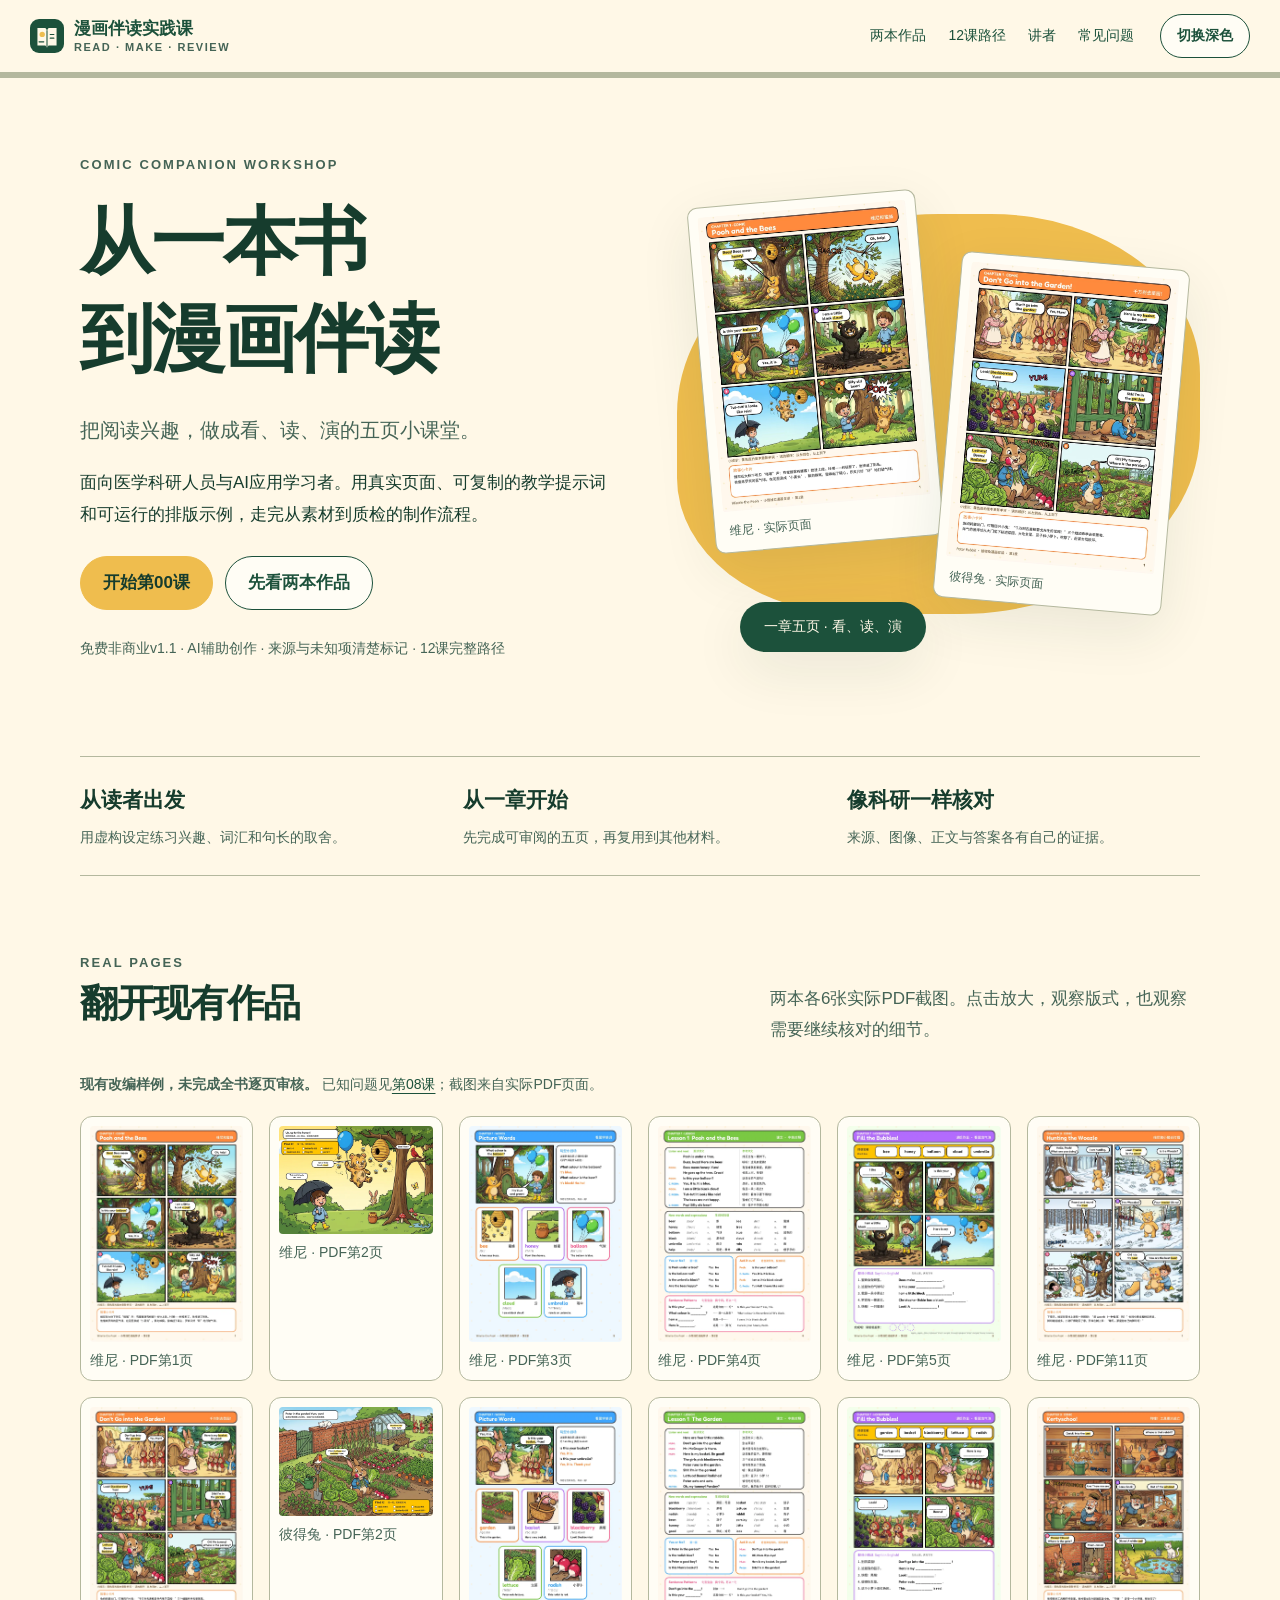
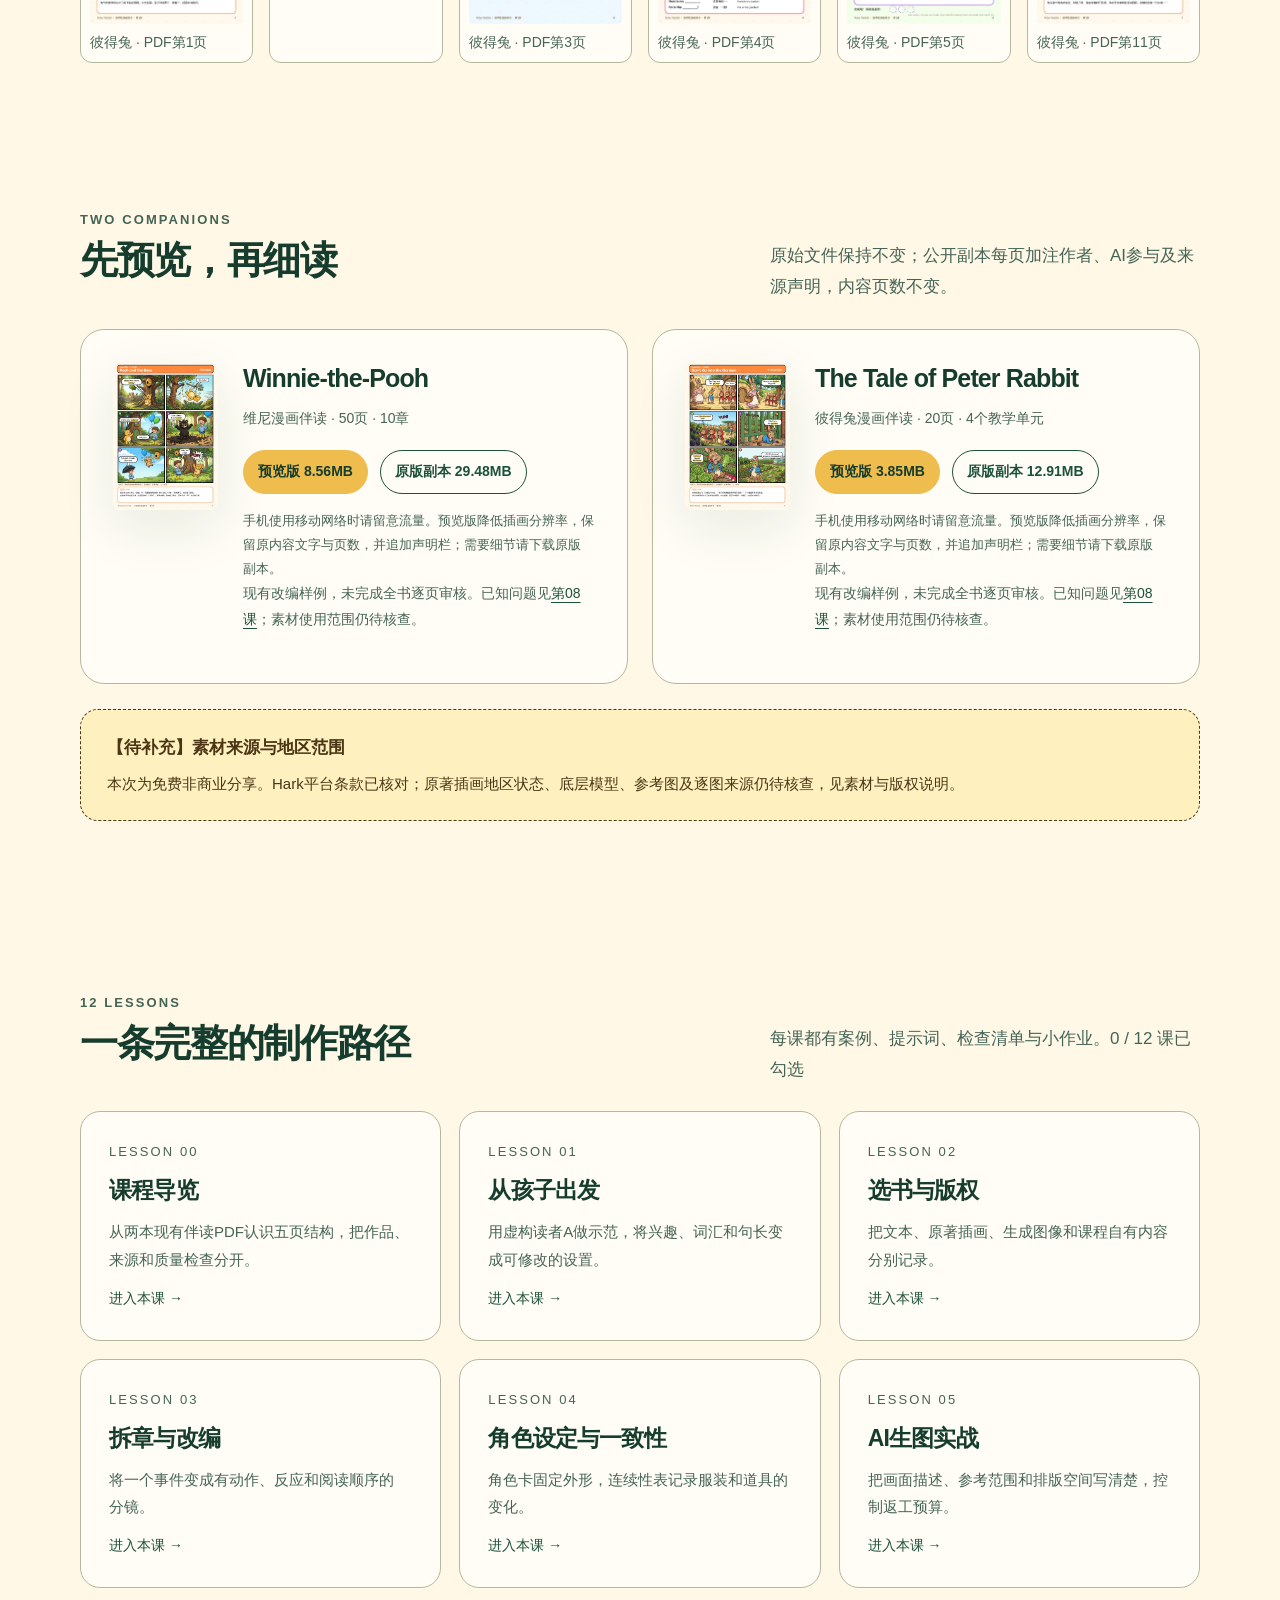
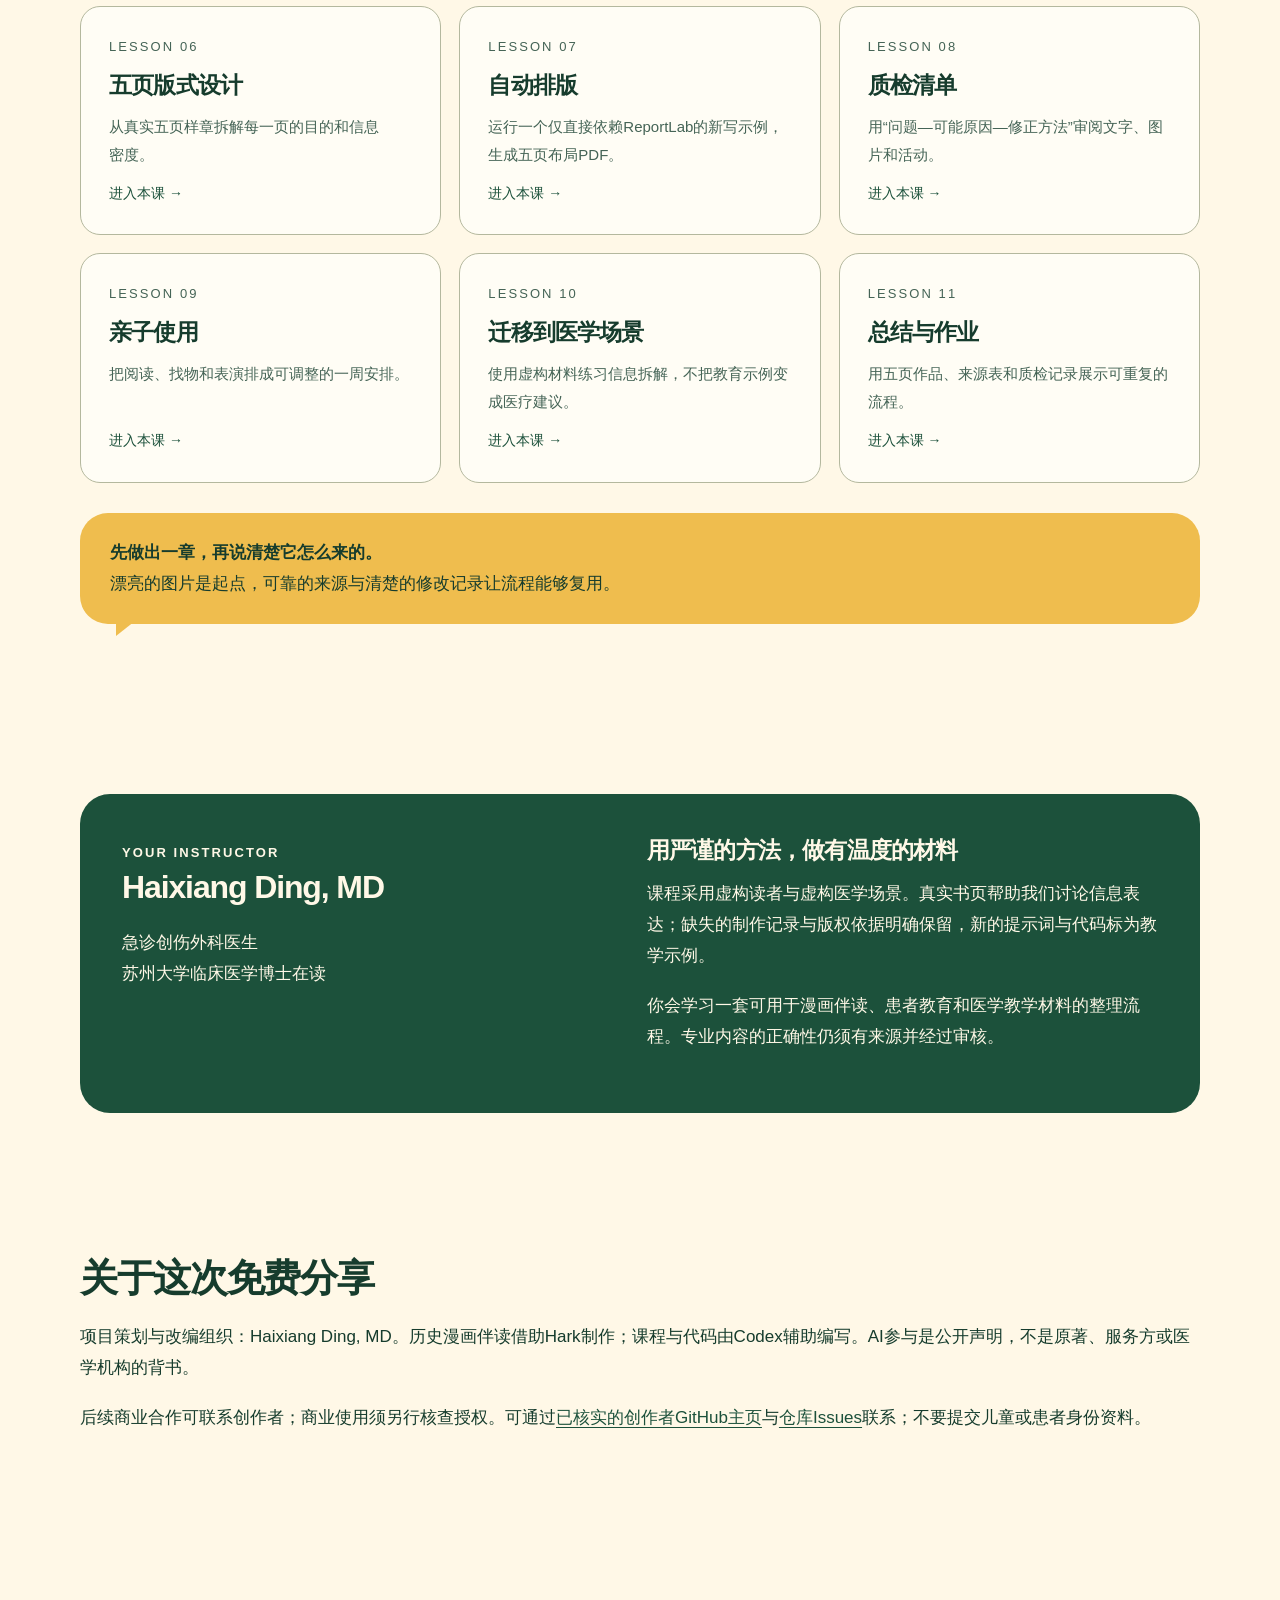
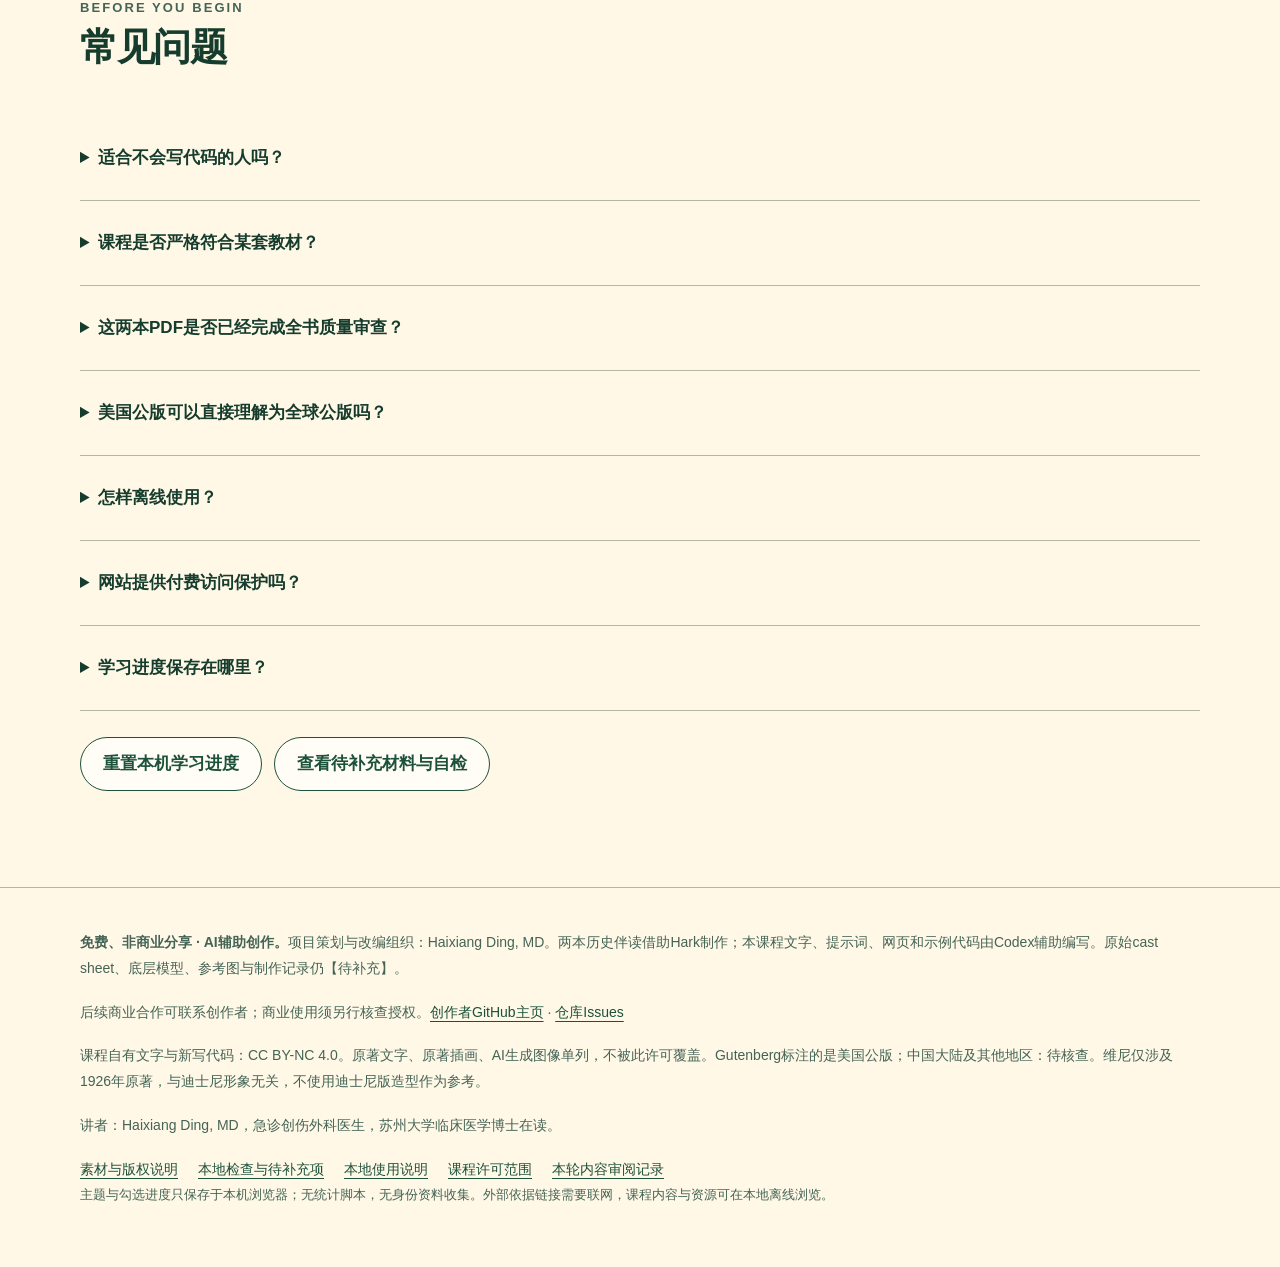
<file: index.html>
<!doctype html><html lang="zh-CN"><head><meta charset="utf-8"><meta name="viewport" content="width=device-width,initial-scale=1"><meta name="description" content="从一本书到漫画伴读：12课本地静态教学网站，真实PDF案例、可复制教学提示词与可运行排版示例。"><title>从一本书到漫画伴读 · 漫画伴读实践课</title><link rel="icon" href="course/assets/%E8%AF%BE%E7%A8%8B%E5%9B%BE%E6%A0%87v1.0.svg" type="image/svg+xml"><link rel="stylesheet" href="course/assets/style.css"></head><body><a class="skip" href="#main">跳到正文</a><header class="site-header"><div class="header-inner"><a class="brand" href="index.html"><img src="course/assets/%E8%AF%BE%E7%A8%8B%E5%9B%BE%E6%A0%87v1.0.svg" alt="" width="34" height="34"><span>漫画伴读实践课<small>READ · MAKE · REVIEW</small></span></a><nav class="main-nav" aria-label="主导航"><a href="index.html#books">两本作品</a><a href="index.html#curriculum">12课路径</a><a href="index.html#about">讲者</a><a href="index.html#faq">常见问题</a></nav><button type="button" class="theme-toggle" data-theme-toggle aria-pressed="false">切换深色</button></div><div class="progress-strip" role="progressbar" aria-label="本机学习勾选进度" aria-valuemin="0" aria-valuemax="12" aria-valuenow="0" data-progress-bar><div class="progress-fill" data-progress-fill></div></div></header><main id="main"><div class="wrap"><section class="hero"><div class="hero-copy"><span class="eyebrow">COMIC COMPANION WORKSHOP</span><h1>从一本书<br>到漫画伴读</h1><p class="lead">把阅读兴趣，做成看、读、演的五页小课堂。</p><p>面向医学科研人员与AI应用学习者。用真实页面、可复制的教学提示词和可运行的排版示例，走完从素材到质检的制作流程。</p><div class="actions"><a class="button honey" href="course/00-%E8%AF%BE%E7%A8%8B%E5%AF%BC%E8%A7%88v1.0.html">开始第00课</a><a class="button secondary" href="#books">先看两本作品</a></div><p class="small">免费非商业v1.1 · AI辅助创作 · 来源与未知项清楚标记 · 12课完整路径</p></div><div class="hero-art"><div class="hero-pages"><figure><img src="course/assets/pages/%E7%BB%B4%E5%B0%BC%E7%AC%AC01%E9%A1%B5v1.0.webp" alt="维尼PDF第1页实际截图，六格漫画" width="662" height="936"><figcaption>维尼 · 实际页面</figcaption></figure><figure><img src="course/assets/pages/%E5%BD%BC%E5%BE%97%E5%85%94%E7%AC%AC01%E9%A1%B5v1.0.webp" alt="彼得兔PDF第1页实际截图，六格漫画" width="662" height="936"><figcaption>彼得兔 · 实际页面</figcaption></figure></div><div class="hero-stamp">一章五页 · 看、读、演</div></div></section><div class="strip"><div><strong>从读者出发</strong><p>用虚构设定练习兴趣、词汇和句长的取舍。</p></div><div><strong>从一章开始</strong><p>先完成可审阅的五页，再复用到其他材料。</p></div><div><strong>像科研一样核对</strong><p>来源、图像、正文与答案各有自己的证据。</p></div></div><section class="section" id="gallery"><div class="section-heading"><div><span class="eyebrow">REAL PAGES</span><h2>翻开现有作品</h2></div><p>两本各6张实际PDF截图。点击放大，观察版式，也观察需要继续核对的细节。</p></div><p class="small"><strong>现有改编样例，未完成全书逐页审核。</strong> 已知问题见<a href="course/08-%E8%B4%A8%E6%A3%80%E6%B8%85%E5%8D%95v1.0.html">第08课</a>；截图来自实际PDF页面。</p><div class="gallery"><figure class="gallery-item"><button type="button" data-enlarge data-caption="维尼漫画伴读PDF第1页实际截图，展示六格漫画与中文故事卡" aria-label="放大：维尼漫画伴读PDF第1页实际截图，展示六格漫画与中文故事卡"><img src="./course/assets/pages/%E7%BB%B4%E5%B0%BC%E7%AC%AC01%E9%A1%B5v1.0.webp" alt="维尼漫画伴读PDF第1页实际截图，展示六格漫画与中文故事卡" loading="lazy" width="662" height="936"></button><figcaption>维尼 · PDF第1页</figcaption></figure><figure class="gallery-item"><button type="button" data-enlarge data-caption="维尼漫画伴读PDF第2页实际截图，展示横向场景与找物清单" aria-label="放大：维尼漫画伴读PDF第2页实际截图，展示横向场景与找物清单"><img src="./course/assets/pages/%E7%BB%B4%E5%B0%BC%E7%AC%AC02%E9%A1%B5v1.0.webp" alt="维尼漫画伴读PDF第2页实际截图，展示横向场景与找物清单" loading="lazy" width="936" height="662"></button><figcaption>维尼 · PDF第2页</figcaption></figure><figure class="gallery-item"><button type="button" data-enlarge data-caption="维尼漫画伴读PDF第3页实际截图，展示词卡与句型小剧场" aria-label="放大：维尼漫画伴读PDF第3页实际截图，展示词卡与句型小剧场"><img src="./course/assets/pages/%E7%BB%B4%E5%B0%BC%E7%AC%AC03%E9%A1%B5v1.0.webp" alt="维尼漫画伴读PDF第3页实际截图，展示词卡与句型小剧场" loading="lazy" width="662" height="936"></button><figcaption>维尼 · PDF第3页</figcaption></figure><figure class="gallery-item"><button type="button" data-enlarge data-caption="维尼漫画伴读PDF第4页实际截图，展示中英课文与判断题" aria-label="放大：维尼漫画伴读PDF第4页实际截图，展示中英课文与判断题"><img src="./course/assets/pages/%E7%BB%B4%E5%B0%BC%E7%AC%AC04%E9%A1%B5v1.0.webp" alt="维尼漫画伴读PDF第4页实际截图，展示中英课文与判断题" loading="lazy" width="662" height="936"></button><figcaption>维尼 · PDF第4页</figcaption></figure><figure class="gallery-item"><button type="button" data-enlarge data-caption="维尼漫画伴读PDF第5页实际截图，展示填气泡作业与家长答案" aria-label="放大：维尼漫画伴读PDF第5页实际截图，展示填气泡作业与家长答案"><img src="./course/assets/pages/%E7%BB%B4%E5%B0%BC%E7%AC%AC05%E9%A1%B5v1.0.webp" alt="维尼漫画伴读PDF第5页实际截图，展示填气泡作业与家长答案" loading="lazy" width="662" height="936"></button><figcaption>维尼 · PDF第5页</figcaption></figure><figure class="gallery-item"><button type="button" data-enlarge data-caption="维尼漫画伴读PDF第11页实际截图，展示第三单元六格漫画" aria-label="放大：维尼漫画伴读PDF第11页实际截图，展示第三单元六格漫画"><img src="./course/assets/pages/%E7%BB%B4%E5%B0%BC%E7%AC%AC11%E9%A1%B5v1.0.webp" alt="维尼漫画伴读PDF第11页实际截图，展示第三单元六格漫画" loading="lazy" width="662" height="936"></button><figcaption>维尼 · PDF第11页</figcaption></figure><figure class="gallery-item"><button type="button" data-enlarge data-caption="彼得兔漫画伴读PDF第1页实际截图，展示六格漫画与中文故事卡" aria-label="放大：彼得兔漫画伴读PDF第1页实际截图，展示六格漫画与中文故事卡"><img src="./course/assets/pages/%E5%BD%BC%E5%BE%97%E5%85%94%E7%AC%AC01%E9%A1%B5v1.0.webp" alt="彼得兔漫画伴读PDF第1页实际截图，展示六格漫画与中文故事卡" loading="lazy" width="662" height="936"></button><figcaption>彼得兔 · PDF第1页</figcaption></figure><figure class="gallery-item"><button type="button" data-enlarge data-caption="彼得兔漫画伴读PDF第2页实际截图，展示横向场景与找物清单" aria-label="放大：彼得兔漫画伴读PDF第2页实际截图，展示横向场景与找物清单"><img src="./course/assets/pages/%E5%BD%BC%E5%BE%97%E5%85%94%E7%AC%AC02%E9%A1%B5v1.0.webp" alt="彼得兔漫画伴读PDF第2页实际截图，展示横向场景与找物清单" loading="lazy" width="936" height="662"></button><figcaption>彼得兔 · PDF第2页</figcaption></figure><figure class="gallery-item"><button type="button" data-enlarge data-caption="彼得兔漫画伴读PDF第3页实际截图，展示词卡与句型小剧场" aria-label="放大：彼得兔漫画伴读PDF第3页实际截图，展示词卡与句型小剧场"><img src="./course/assets/pages/%E5%BD%BC%E5%BE%97%E5%85%94%E7%AC%AC03%E9%A1%B5v1.0.webp" alt="彼得兔漫画伴读PDF第3页实际截图，展示词卡与句型小剧场" loading="lazy" width="662" height="936"></button><figcaption>彼得兔 · PDF第3页</figcaption></figure><figure class="gallery-item"><button type="button" data-enlarge data-caption="彼得兔漫画伴读PDF第4页实际截图，展示中英课文与判断题" aria-label="放大：彼得兔漫画伴读PDF第4页实际截图，展示中英课文与判断题"><img src="./course/assets/pages/%E5%BD%BC%E5%BE%97%E5%85%94%E7%AC%AC04%E9%A1%B5v1.0.webp" alt="彼得兔漫画伴读PDF第4页实际截图，展示中英课文与判断题" loading="lazy" width="662" height="936"></button><figcaption>彼得兔 · PDF第4页</figcaption></figure><figure class="gallery-item"><button type="button" data-enlarge data-caption="彼得兔漫画伴读PDF第5页实际截图，展示填气泡作业与家长答案" aria-label="放大：彼得兔漫画伴读PDF第5页实际截图，展示填气泡作业与家长答案"><img src="./course/assets/pages/%E5%BD%BC%E5%BE%97%E5%85%94%E7%AC%AC05%E9%A1%B5v1.0.webp" alt="彼得兔漫画伴读PDF第5页实际截图，展示填气泡作业与家长答案" loading="lazy" width="662" height="936"></button><figcaption>彼得兔 · PDF第5页</figcaption></figure><figure class="gallery-item"><button type="button" data-enlarge data-caption="彼得兔漫画伴读PDF第11页实际截图，展示第三单元六格漫画" aria-label="放大：彼得兔漫画伴读PDF第11页实际截图，展示第三单元六格漫画"><img src="./course/assets/pages/%E5%BD%BC%E5%BE%97%E5%85%94%E7%AC%AC11%E9%A1%B5v1.0.webp" alt="彼得兔漫画伴读PDF第11页实际截图，展示第三单元六格漫画" loading="lazy" width="662" height="936"></button><figcaption>彼得兔 · PDF第11页</figcaption></figure></div></section><section class="section" id="books"><div class="section-heading"><div><span class="eyebrow">TWO COMPANIONS</span><h2>先预览，再细读</h2></div><p>原始文件保持不变；公开副本每页加注作者、AI参与及来源声明，内容页数不变。</p></div><div class="books-grid"><article class="book-card"><img src="course/assets/pages/%E7%BB%B4%E5%B0%BC%E7%AC%AC01%E9%A1%B5v1.0.webp" alt="维尼漫画伴读第1页缩略图" loading="lazy" width="662" height="936"><div><h3>Winnie-the-Pooh</h3><p class="book-meta">维尼漫画伴读 · 50页 · 10章</p><div class="actions"><a class="button honey" href="books/%E7%BB%B4%E5%B0%BC%E6%BC%AB%E7%94%BB%E4%BC%B4%E8%AF%BB%E9%A2%84%E8%A7%88v1.1.pdf" download>预览版 8.56MB</a><a class="button secondary" href="books/%E7%BB%B4%E5%B0%BC%E6%BC%AB%E7%94%BB%E4%BC%B4%E8%AF%BBv1.1.pdf" download>原版副本 29.48MB</a></div><p class="download-note">手机使用移动网络时请留意流量。预览版降低插画分辨率，保留原内容文字与页数，并追加声明栏；需要细节请下载原版副本。</p><p class="small">现有改编样例，未完成全书逐页审核。已知问题见<a href="course/08-%E8%B4%A8%E6%A3%80%E6%B8%85%E5%8D%95v1.0.html">第08课</a>；素材使用范围仍待核查。</p></div></article><article class="book-card"><img src="course/assets/pages/%E5%BD%BC%E5%BE%97%E5%85%94%E7%AC%AC01%E9%A1%B5v1.0.webp" alt="彼得兔漫画伴读第1页缩略图" loading="lazy" width="662" height="936"><div><h3>The Tale of Peter Rabbit</h3><p class="book-meta">彼得兔漫画伴读 · 20页 · 4个教学单元</p><div class="actions"><a class="button honey" href="books/%E5%BD%BC%E5%BE%97%E5%85%94%E6%BC%AB%E7%94%BB%E4%BC%B4%E8%AF%BB%E9%A2%84%E8%A7%88v1.1.pdf" download>预览版 3.85MB</a><a class="button secondary" href="books/%E5%BD%BC%E5%BE%97%E5%85%94%E6%BC%AB%E7%94%BB%E4%BC%B4%E8%AF%BBv1.1.pdf" download>原版副本 12.91MB</a></div><p class="download-note">手机使用移动网络时请留意流量。预览版降低插画分辨率，保留原内容文字与页数，并追加声明栏；需要细节请下载原版副本。</p><p class="small">现有改编样例，未完成全书逐页审核。已知问题见<a href="course/08-%E8%B4%A8%E6%A3%80%E6%B8%85%E5%8D%95v1.0.html">第08课</a>；素材使用范围仍待核查。</p></div></article></div><aside class="todo"><strong>【待补充】素材来源与地区范围</strong><p>本次为免费非商业分享。Hark平台条款已核对；原著插画地区状态、底层模型、参考图及逐图来源仍待核查，见素材与版权说明。</p></aside></section><section class="section" id="curriculum"><div class="section-heading"><div><span class="eyebrow">12 LESSONS</span><h2>一条完整的制作路径</h2></div><p>每课都有案例、提示词、检查清单与小作业。<span data-progress-text>0 / 12 课已勾选</span></p></div><div class="course-grid"><a class="course-card" href="course/00-%E8%AF%BE%E7%A8%8B%E5%AF%BC%E8%A7%88v1.0.html"><span class="number">LESSON 00</span><h3>课程导览</h3><p>从两本现有伴读PDF认识五页结构，把作品、来源和质量检查分开。</p><span class="arrow">进入本课 →</span></a><a class="course-card" href="course/01-%E4%BB%8E%E5%AD%A9%E5%AD%90%E5%87%BA%E5%8F%91v1.0.html"><span class="number">LESSON 01</span><h3>从孩子出发</h3><p>用虚构读者A做示范，将兴趣、词汇和句长变成可修改的设置。</p><span class="arrow">进入本课 →</span></a><a class="course-card" href="course/02-%E9%80%89%E4%B9%A6%E4%B8%8E%E7%89%88%E6%9D%83v1.0.html"><span class="number">LESSON 02</span><h3>选书与版权</h3><p>把文本、原著插画、生成图像和课程自有内容分别记录。</p><span class="arrow">进入本课 →</span></a><a class="course-card" href="course/03-%E6%8B%86%E7%AB%A0%E4%B8%8E%E6%94%B9%E7%BC%96v1.0.html"><span class="number">LESSON 03</span><h3>拆章与改编</h3><p>将一个事件变成有动作、反应和阅读顺序的分镜。</p><span class="arrow">进入本课 →</span></a><a class="course-card" href="course/04-%E8%A7%92%E8%89%B2%E8%AE%BE%E5%AE%9A%E4%B8%8E%E4%B8%80%E8%87%B4%E6%80%A7v1.0.html"><span class="number">LESSON 04</span><h3>角色设定与一致性</h3><p>角色卡固定外形，连续性表记录服装和道具的变化。</p><span class="arrow">进入本课 →</span></a><a class="course-card" href="course/05-AI%E7%94%9F%E5%9B%BE%E5%AE%9E%E6%88%98v1.0.html"><span class="number">LESSON 05</span><h3>AI生图实战</h3><p>把画面描述、参考范围和排版空间写清楚，控制返工预算。</p><span class="arrow">进入本课 →</span></a><a class="course-card" href="course/06-%E4%BA%94%E9%A1%B5%E7%89%88%E5%BC%8F%E8%AE%BE%E8%AE%A1v1.0.html"><span class="number">LESSON 06</span><h3>五页版式设计</h3><p>从真实五页样章拆解每一页的目的和信息密度。</p><span class="arrow">进入本课 →</span></a><a class="course-card" href="course/07-%E8%87%AA%E5%8A%A8%E6%8E%92%E7%89%88v1.0.html"><span class="number">LESSON 07</span><h3>自动排版</h3><p>运行一个仅直接依赖ReportLab的新写示例，生成五页布局PDF。</p><span class="arrow">进入本课 →</span></a><a class="course-card" href="course/08-%E8%B4%A8%E6%A3%80%E6%B8%85%E5%8D%95v1.0.html"><span class="number">LESSON 08</span><h3>质检清单</h3><p>用“问题—可能原因—修正方法”审阅文字、图片和活动。</p><span class="arrow">进入本课 →</span></a><a class="course-card" href="course/09-%E4%BA%B2%E5%AD%90%E4%BD%BF%E7%94%A8v1.0.html"><span class="number">LESSON 09</span><h3>亲子使用</h3><p>把阅读、找物和表演排成可调整的一周安排。</p><span class="arrow">进入本课 →</span></a><a class="course-card" href="course/10-%E8%BF%81%E7%A7%BB%E5%88%B0%E5%8C%BB%E5%AD%A6%E5%9C%BA%E6%99%AFv1.0.html"><span class="number">LESSON 10</span><h3>迁移到医学场景</h3><p>使用虚构材料练习信息拆解，不把教育示例变成医疗建议。</p><span class="arrow">进入本课 →</span></a><a class="course-card" href="course/11-%E6%80%BB%E7%BB%93%E4%B8%8E%E4%BD%9C%E4%B8%9Av1.0.html"><span class="number">LESSON 11</span><h3>总结与作业</h3><p>用五页作品、来源表和质检记录展示可重复的流程。</p><span class="arrow">进入本课 →</span></a></div><div class="bubble"><p><strong>先做出一章，再说清楚它怎么来的。</strong><br>漂亮的图片是起点，可靠的来源与清楚的修改记录让流程能够复用。</p></div></section><section class="section" id="about"><div class="speaker"><div><span class="eyebrow">YOUR INSTRUCTOR</span><h2>Haixiang Ding, MD</h2><p>急诊创伤外科医生<br>苏州大学临床医学博士在读</p></div><div><h3>用严谨的方法，做有温度的材料</h3><p>课程采用虚构读者与虚构医学场景。真实书页帮助我们讨论信息表达；缺失的制作记录与版权依据明确保留，新的提示词与代码标为教学示例。</p><p>你会学习一套可用于漫画伴读、患者教育和医学教学材料的整理流程。专业内容的正确性仍须有来源并经过审核。</p></div></div></section><section class="section" id="disclosure"><h2>关于这次免费分享</h2><p>项目策划与改编组织：Haixiang Ding, MD。历史漫画伴读借助Hark制作；课程与代码由Codex辅助编写。AI参与是公开声明，不是原著、服务方或医学机构的背书。</p><p>后续商业合作可联系创作者；商业使用须另行核查授权。可通过<a href="https://github.com/TUANZIDING">已核实的创作者GitHub主页</a>与<a href="https://github.com/TUANZIDING/comic-companion-course/issues">仓库Issues</a>联系；不要提交儿童或患者身份资料。</p></section><section class="section" id="faq"><div class="section-heading"><div><span class="eyebrow">BEFORE YOU BEGIN</span><h2>常见问题</h2></div></div><details><summary>适合不会写代码的人吗？</summary><p>适合。先用提示词和页面案例理解流程；第07课提供可直接运行的教学脚本。课程不要求API账号，缺失材料会明确标记。</p></details><details><summary>课程是否严格符合某套教材？</summary><p>目前没有实际教材词表，课程范围待核对。五个重点词不等于全章只有五个新词。</p></details><details><summary>这两本PDF是否已经完成全书质量审查？</summary><p>当前只用局部页面解释结构和问题。仍需逐页核对内容、音标、服装、找物与答案，见待补充清单。</p></details><details><summary>美国公版可以直接理解为全球公版吗？</summary><p>不能。原著文字、原著插画和生成图像分别记录；中国大陆及其他地区状态待核查。课程仅讨论1926年维尼原著，与迪士尼形象无关。</p></details><details><summary>怎样离线使用？</summary><p>保留整个文件夹，在电脑上按README运行本地静态服务器。网页、图片、PDF、脚本和字体都不依赖外部CDN；外部版权依据链接需要联网。</p></details><details><summary>网站提供付费访问保护吗？</summary><p>本次发布免费、非商业静态课程，不含账户、支付或学员身份系统。后续商业合作可联系创作者；商业使用须另行核查授权。</p></details><details><summary>学习进度保存在哪里？</summary><p>主题和完成勾选只保存在本机浏览器，不上传。清除浏览器数据或使用新设备会重新开始。</p></details><div class="actions"><button class="secondary" type="button" data-reset-progress>重置本机学习进度</button><a class="button secondary" href="docs/%E4%BA%A4%E4%BB%98%E6%A3%80%E6%9F%A5v1.1.md">查看待补充材料与自检</a></div></section></div></main><footer><div class="wrap"><p><strong>免费、非商业分享 · AI辅助创作。</strong>项目策划与改编组织：Haixiang Ding, MD。两本历史伴读借助Hark制作；本课程文字、提示词、网页和示例代码由Codex辅助编写。原始cast sheet、底层模型、参考图与制作记录仍【待补充】。</p><p>后续商业合作可联系创作者；商业使用须另行核查授权。<a href="https://github.com/TUANZIDING">创作者GitHub主页</a> · <a href="https://github.com/TUANZIDING/comic-companion-course/issues">仓库Issues</a></p><p>课程自有文字与新写代码：CC BY-NC 4.0。原著文字、原著插画、AI生成图像单列，不被此许可覆盖。Gutenberg标注的是美国公版；中国大陆及其他地区：待核查。维尼仅涉及1926年原著，与迪士尼形象无关，不使用迪士尼版造型作为参考。</p><p>讲者：Haixiang Ding, MD，急诊创伤外科医生，苏州大学临床医学博士在读。</p><div class="footer-links"><a href="docs/%E7%B4%A0%E6%9D%90%E4%B8%8E%E7%89%88%E6%9D%83%E8%AF%B4%E6%98%8Ev1.2.md">素材与版权说明</a><a href="docs/%E4%BA%A4%E4%BB%98%E6%A3%80%E6%9F%A5v1.1.md">本地检查与待补充项</a><a href="README.md">本地使用说明</a><a href="LICENSE">课程许可范围</a><a href="docs/%E5%86%85%E5%AE%B9%E5%AE%A1%E9%98%85%E4%B8%8E%E5%8F%91%E5%B8%83%E8%AE%B0%E5%BD%95v1.1.md">本轮内容审阅记录</a></div><p class="privacy-note">主题与勾选进度只保存于本机浏览器；无统计脚本，无身份资料收集。外部依据链接需要联网，课程内容与资源可在本地离线浏览。</p></div></footer><dialog data-gallery-dialog aria-label="页面截图放大预览"><div class="dialog-top"><p data-dialog-caption>真实PDF页面预览</p><button type="button" data-close-dialog>关闭预览</button></div><img class="dialog-image" src="course/assets/%E8%AF%BE%E7%A8%8B%E5%9B%BE%E6%A0%87v1.0.svg" alt="待选择的页面截图"></dialog><div class="status" role="status" aria-live="polite" data-status></div><script src="course/assets/%E8%AF%BE%E7%A8%8B%E4%BA%A4%E4%BA%92v1.0.js" defer></script></body></html>
</file>
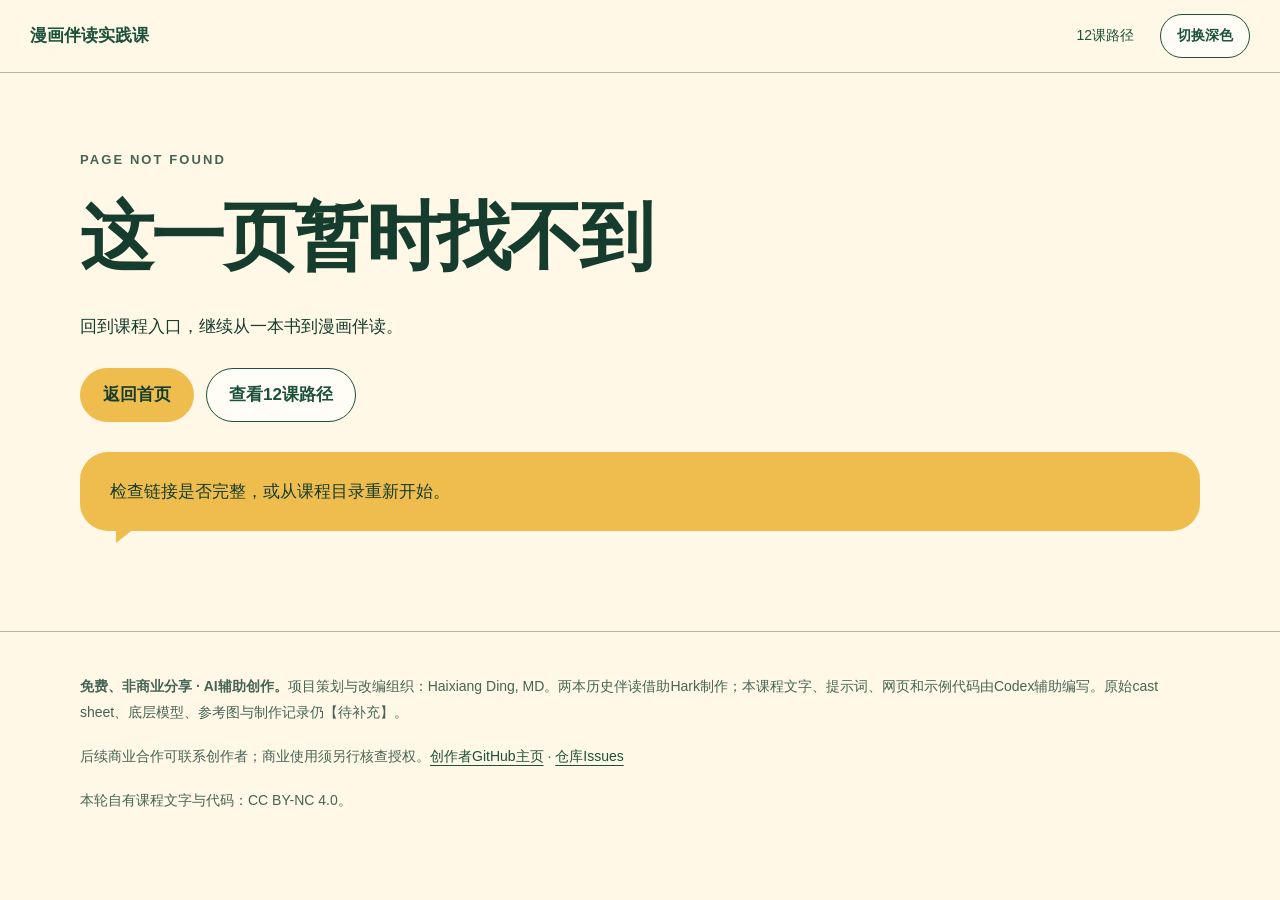
<file: 页面未找到v1.0.html>
<!doctype html><html lang="zh-CN"><head><meta charset="utf-8"><meta name="viewport" content="width=device-width,initial-scale=1"><meta name="description" content="漫画伴读实践课：页面未找到，请返回首页或课程目录。"><title>页面未找到 · 漫画伴读实践课</title><link rel="icon" href="course/assets/%E8%AF%BE%E7%A8%8B%E5%9B%BE%E6%A0%87v1.0.svg" type="image/svg+xml"><link rel="stylesheet" href="course/assets/style.css"></head><body><a class="skip" href="#main">跳到正文</a><header class="site-header"><div class="header-inner"><a class="brand" href="index.html">漫画伴读实践课</a><nav class="main-nav" aria-label="主导航"><a href="index.html#curriculum">12课路径</a></nav><button type="button" class="theme-toggle" data-theme-toggle>切换深色</button></div></header><main class="wrap" id="main"><section class="section"><span class="eyebrow">PAGE NOT FOUND</span><h1>这一页暂时找不到</h1><p class="lead">回到课程入口，继续从一本书到漫画伴读。</p><div class="actions"><a class="button honey" href="index.html">返回首页</a><a class="button secondary" href="index.html#curriculum">查看12课路径</a></div><aside class="bubble"><p>检查链接是否完整，或从课程目录重新开始。</p></aside></section></main><footer><div class="wrap"><p><strong>免费、非商业分享 · AI辅助创作。</strong>项目策划与改编组织：Haixiang Ding, MD。两本历史伴读借助Hark制作；本课程文字、提示词、网页和示例代码由Codex辅助编写。原始cast sheet、底层模型、参考图与制作记录仍【待补充】。</p><p>后续商业合作可联系创作者；商业使用须另行核查授权。<a href="https://github.com/TUANZIDING">创作者GitHub主页</a> · <a href="https://github.com/TUANZIDING/comic-companion-course/issues">仓库Issues</a></p><p>本轮自有课程文字与代码：CC BY-NC 4.0。</p></div></footer><div class="status" role="status" aria-live="polite" data-status></div><script src="course/assets/%E8%AF%BE%E7%A8%8B%E4%BA%A4%E4%BA%92v1.0.js" defer></script></body></html>
</file>
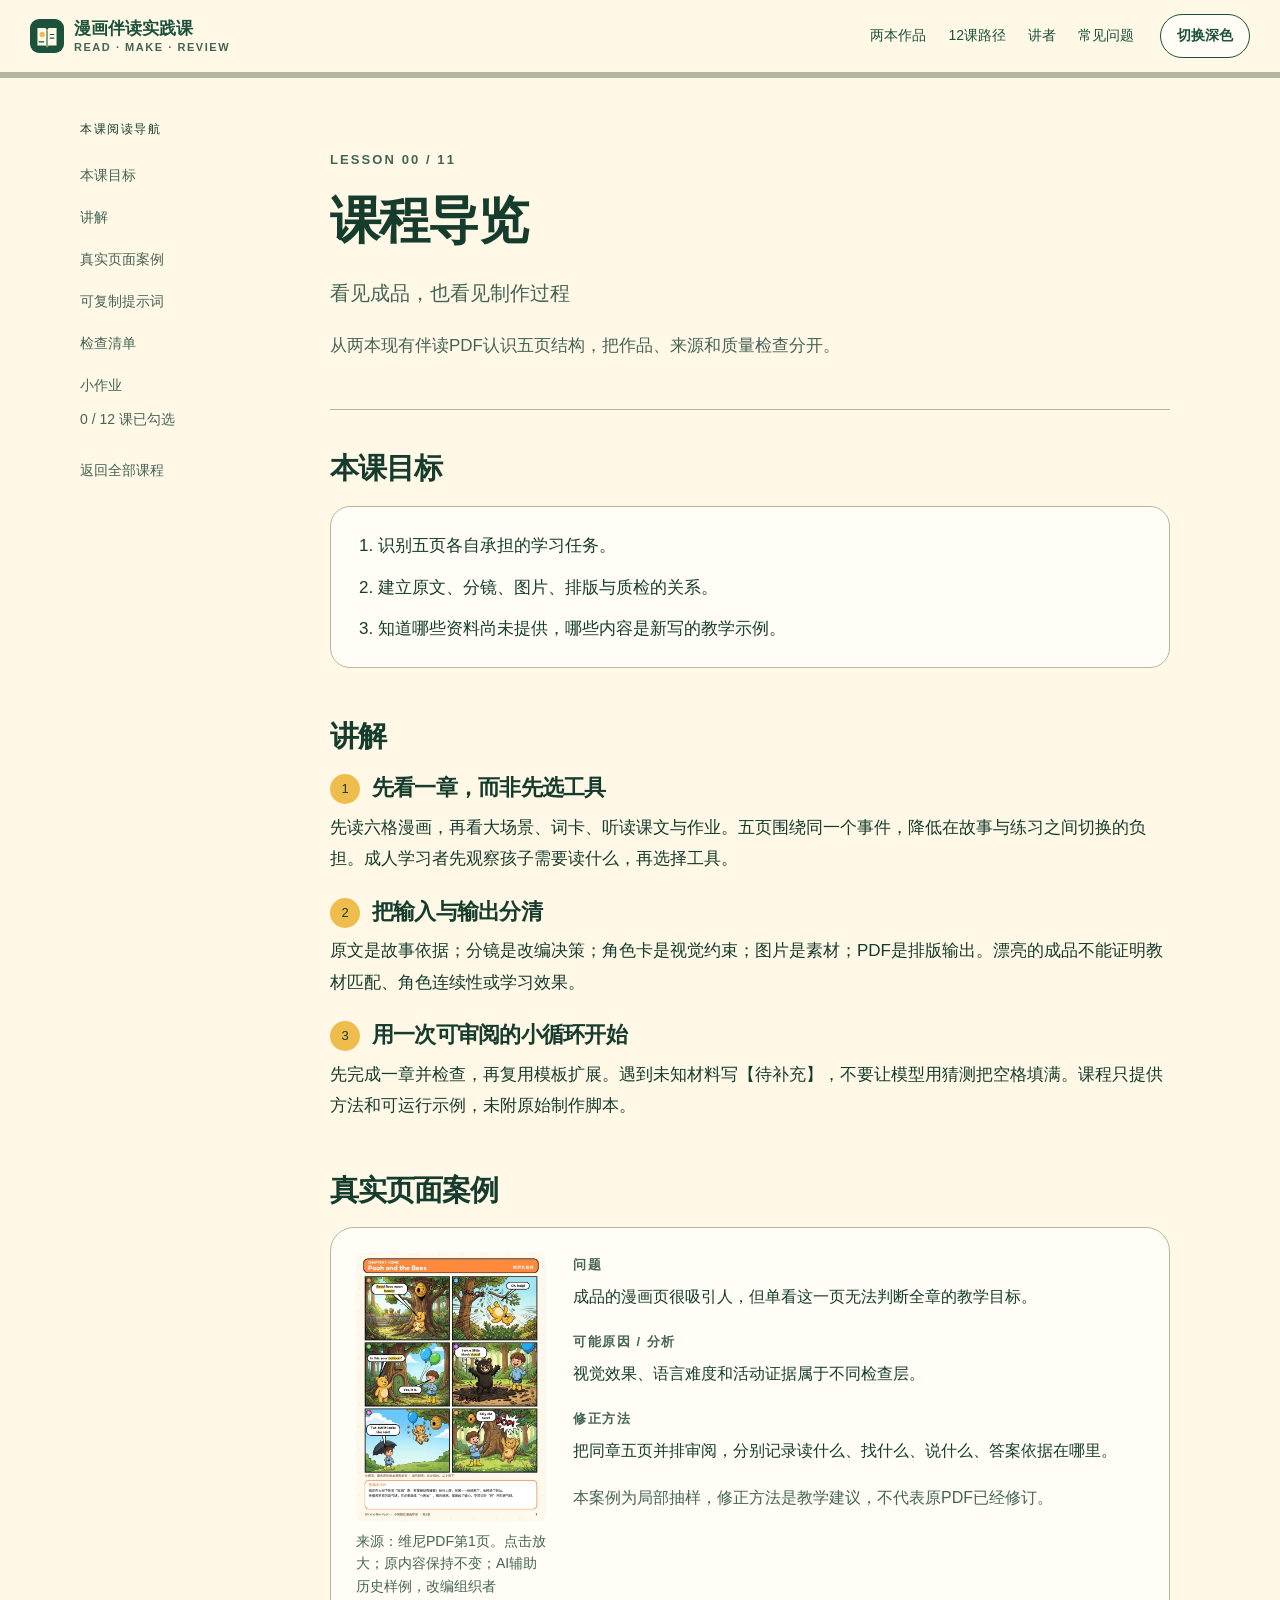
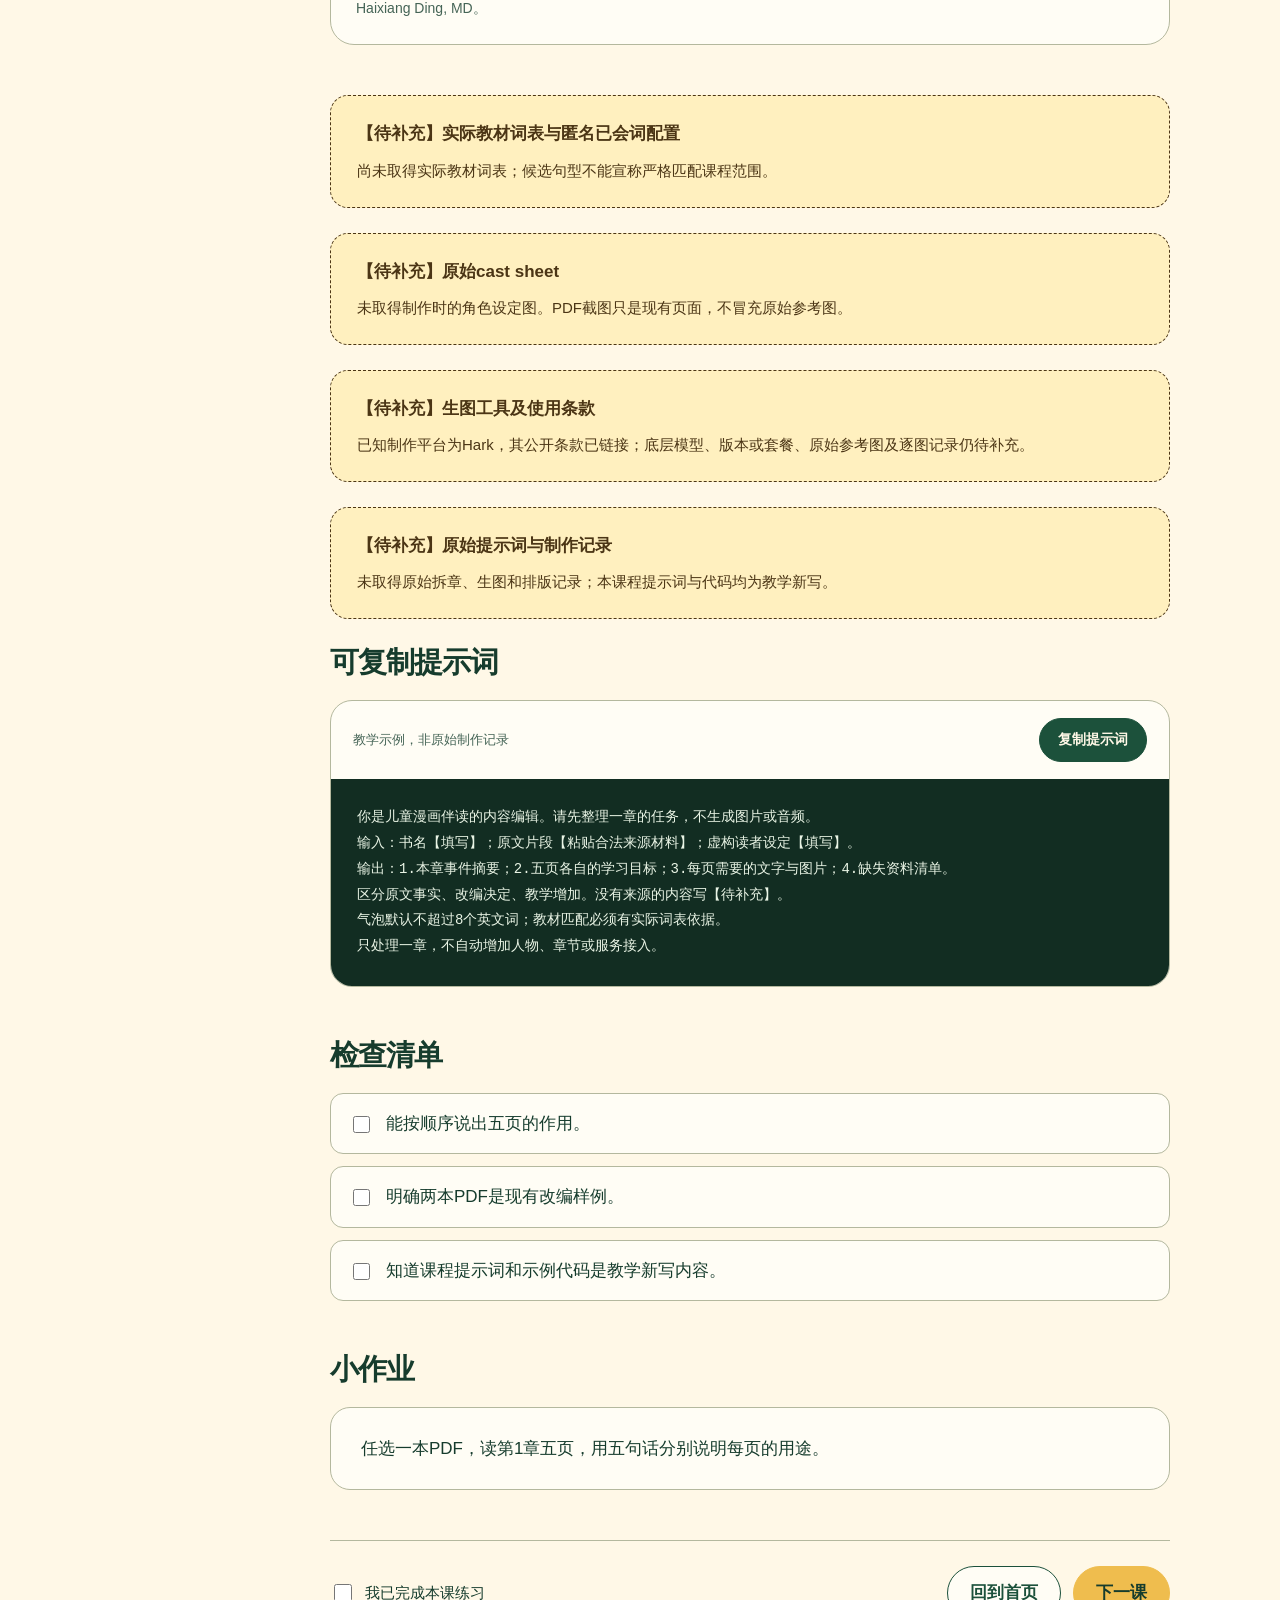
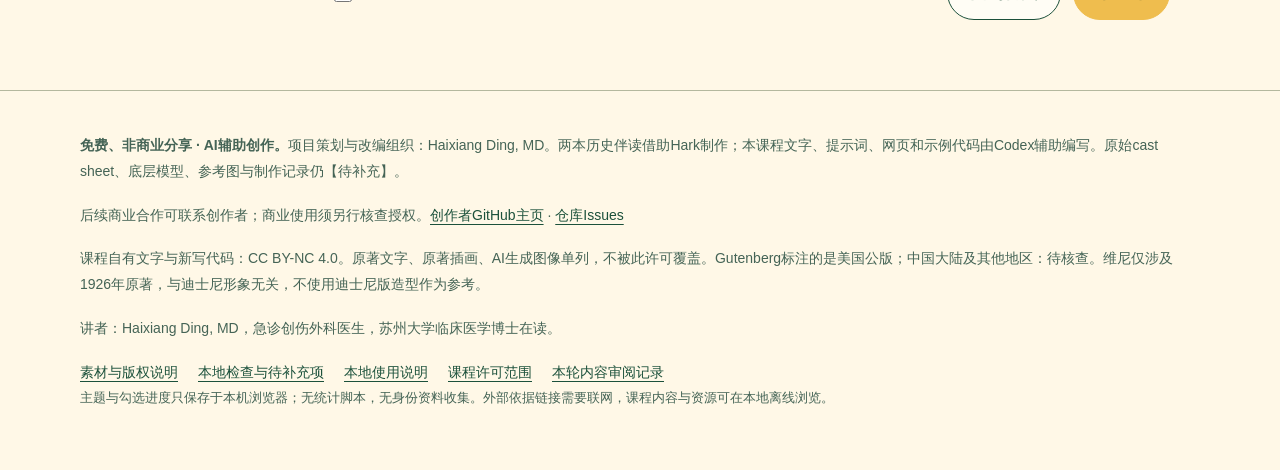
<file: course/00-课程导览v1.0.html>
<!doctype html><html lang="zh-CN"><head><meta charset="utf-8"><meta name="viewport" content="width=device-width,initial-scale=1"><meta name="description" content="从一本书到漫画伴读：12课本地静态教学网站，真实PDF案例、可复制教学提示词与可运行排版示例。"><title>课程导览 · 漫画伴读实践课</title><link rel="icon" href="../course/assets/%E8%AF%BE%E7%A8%8B%E5%9B%BE%E6%A0%87v1.0.svg" type="image/svg+xml"><link rel="stylesheet" href="../course/assets/style.css"></head><body><a class="skip" href="#main">跳到正文</a><header class="site-header"><div class="header-inner"><a class="brand" href="../index.html"><img src="../course/assets/%E8%AF%BE%E7%A8%8B%E5%9B%BE%E6%A0%87v1.0.svg" alt="" width="34" height="34"><span>漫画伴读实践课<small>READ · MAKE · REVIEW</small></span></a><nav class="main-nav" aria-label="主导航"><a href="../index.html#books">两本作品</a><a href="../index.html#curriculum">12课路径</a><a href="../index.html#about">讲者</a><a href="../index.html#faq">常见问题</a></nav><button type="button" class="theme-toggle" data-theme-toggle aria-pressed="false">切换深色</button></div><div class="progress-strip" role="progressbar" aria-label="本机学习勾选进度" aria-valuemin="0" aria-valuemax="12" aria-valuenow="0" data-progress-bar><div class="progress-fill" data-progress-fill></div></div></header><main id="main" class="wrap lesson-shell"><aside class="lesson-toc" aria-label="本课目录"><p class="toc-title">本课阅读导航</p><a href="#goals">本课目标</a><a href="#explain">讲解</a><a href="#case">真实页面案例</a><a href="#prompt">可复制提示词</a><a href="#checklist">检查清单</a><a href="#homework">小作业</a><p class="small" data-progress-text>0 / 12 课已勾选</p><a href="../index.html#curriculum">返回全部课程</a></aside><article class="lesson-content"><div class="lesson-heading"><span class="eyebrow">LESSON 00 / 11</span><h1>课程导览</h1><p class="lead">看见成品，也看见制作过程</p><p class="muted">从两本现有伴读PDF认识五页结构，把作品、来源和质量检查分开。</p></div><section class="lesson-section" id="goals"><h2>本课目标</h2><div class="goals"><p>1. 识别五页各自承担的学习任务。</p><p>2. 建立原文、分镜、图片、排版与质检的关系。</p><p>3. 知道哪些资料尚未提供，哪些内容是新写的教学示例。</p></div></section><section class="lesson-section" id="explain"><h2>讲解</h2><div class="step"><div class="step-title"><span class="step-index">1</span><h3>先看一章，而非先选工具</h3></div><p>先读六格漫画，再看大场景、词卡、听读课文与作业。五页围绕同一个事件，降低在故事与练习之间切换的负担。成人学习者先观察孩子需要读什么，再选择工具。</p></div><div class="step"><div class="step-title"><span class="step-index">2</span><h3>把输入与输出分清</h3></div><p>原文是故事依据；分镜是改编决策；角色卡是视觉约束；图片是素材；PDF是排版输出。漂亮的成品不能证明教材匹配、角色连续性或学习效果。</p></div><div class="step"><div class="step-title"><span class="step-index">3</span><h3>用一次可审阅的小循环开始</h3></div><p>先完成一章并检查，再复用模板扩展。遇到未知材料写【待补充】，不要让模型用猜测把空格填满。课程只提供方法和可运行示例，未附原始制作脚本。</p></div></section><section class="lesson-section" id="case"><h2>真实页面案例</h2><div class="case"><figure><button type="button" data-enlarge data-caption="维尼漫画伴读PDF第1页实际截图，展示六格漫画与中文故事卡" aria-label="放大：维尼漫画伴读PDF第1页实际截图，展示六格漫画与中文故事卡"><img src="../course/assets/pages/%E7%BB%B4%E5%B0%BC%E7%AC%AC01%E9%A1%B5v1.0.webp" alt="维尼漫画伴读PDF第1页实际截图，展示六格漫画与中文故事卡" loading="lazy" width="662" height="936"></button><figcaption>来源：维尼PDF第1页。点击放大；原内容保持不变；AI辅助历史样例，改编组织者Haixiang Ding, MD。</figcaption></figure><div><p class="case-stage">问题</p><p>成品的漫画页很吸引人，但单看这一页无法判断全章的教学目标。</p><p class="case-stage">可能原因 / 分析</p><p>视觉效果、语言难度和活动证据属于不同检查层。</p><p class="case-stage">修正方法</p><p>把同章五页并排审阅，分别记录读什么、找什么、说什么、答案依据在哪里。</p><p class="small">本案例为局部抽样，修正方法是教学建议，不代表原PDF已经修订。</p></div></div></section><aside class="todo" id="T01"><strong>【待补充】实际教材词表与匿名已会词配置</strong><p>尚未取得实际教材词表；候选句型不能宣称严格匹配课程范围。</p></aside><aside class="todo" id="T02"><strong>【待补充】原始cast sheet</strong><p>未取得制作时的角色设定图。PDF截图只是现有页面，不冒充原始参考图。</p></aside><aside class="todo" id="T03"><strong>【待补充】生图工具及使用条款</strong><p>已知制作平台为Hark，其公开条款已链接；底层模型、版本或套餐、原始参考图及逐图记录仍待补充。</p></aside><aside class="todo" id="T04"><strong>【待补充】原始提示词与制作记录</strong><p>未取得原始拆章、生图和排版记录；本课程提示词与代码均为教学新写。</p></aside><section class="lesson-section" id="prompt"><h2>可复制提示词</h2><div class="prompt-card"><div class="prompt-top"><p>教学示例，非原始制作记录</p><button type="button" class="copy-button" data-copy="prompt-00">复制提示词</button></div><pre id="prompt-00">你是儿童漫画伴读的内容编辑。请先整理一章的任务，不生成图片或音频。
输入：书名【填写】；原文片段【粘贴合法来源材料】；虚构读者设定【填写】。
输出：1.本章事件摘要；2.五页各自的学习目标；3.每页需要的文字与图片；4.缺失资料清单。
区分原文事实、改编决定、教学增加。没有来源的内容写【待补充】。
气泡默认不超过8个英文词；教材匹配必须有实际词表依据。
只处理一章，不自动增加人物、章节或服务接入。</pre></div></section><section class="lesson-section" id="checklist"><h2>检查清单</h2><ul class="checklist"><li><label><input type="checkbox">能按顺序说出五页的作用。</label></li><li><label><input type="checkbox">明确两本PDF是现有改编样例。</label></li><li><label><input type="checkbox">知道课程提示词和示例代码是教学新写内容。</label></li></ul></section><section class="lesson-section" id="homework"><h2>小作业</h2><div class="homework"><p>任选一本PDF，读第1章五页，用五句话分别说明每页的用途。</p></div></section><div class="lesson-footer"><label class="complete-label"><input type="checkbox" data-complete="0">我已完成本课练习</label><div class="lesson-pagination"><a class="button secondary" href="../index.html">回到首页</a><a class="button honey" href="01-%E4%BB%8E%E5%AD%A9%E5%AD%90%E5%87%BA%E5%8F%91v1.0.html">下一课</a></div></div></article></main><footer><div class="wrap"><p><strong>免费、非商业分享 · AI辅助创作。</strong>项目策划与改编组织：Haixiang Ding, MD。两本历史伴读借助Hark制作；本课程文字、提示词、网页和示例代码由Codex辅助编写。原始cast sheet、底层模型、参考图与制作记录仍【待补充】。</p><p>后续商业合作可联系创作者；商业使用须另行核查授权。<a href="https://github.com/TUANZIDING">创作者GitHub主页</a> · <a href="https://github.com/TUANZIDING/comic-companion-course/issues">仓库Issues</a></p><p>课程自有文字与新写代码：CC BY-NC 4.0。原著文字、原著插画、AI生成图像单列，不被此许可覆盖。Gutenberg标注的是美国公版；中国大陆及其他地区：待核查。维尼仅涉及1926年原著，与迪士尼形象无关，不使用迪士尼版造型作为参考。</p><p>讲者：Haixiang Ding, MD，急诊创伤外科医生，苏州大学临床医学博士在读。</p><div class="footer-links"><a href="../docs/%E7%B4%A0%E6%9D%90%E4%B8%8E%E7%89%88%E6%9D%83%E8%AF%B4%E6%98%8Ev1.2.md">素材与版权说明</a><a href="../docs/%E4%BA%A4%E4%BB%98%E6%A3%80%E6%9F%A5v1.1.md">本地检查与待补充项</a><a href="../README.md">本地使用说明</a><a href="../LICENSE">课程许可范围</a><a href="../docs/%E5%86%85%E5%AE%B9%E5%AE%A1%E9%98%85%E4%B8%8E%E5%8F%91%E5%B8%83%E8%AE%B0%E5%BD%95v1.1.md">本轮内容审阅记录</a></div><p class="privacy-note">主题与勾选进度只保存于本机浏览器；无统计脚本，无身份资料收集。外部依据链接需要联网，课程内容与资源可在本地离线浏览。</p></div></footer><dialog data-gallery-dialog aria-label="页面截图放大预览"><div class="dialog-top"><p data-dialog-caption>真实PDF页面预览</p><button type="button" data-close-dialog>关闭预览</button></div><img class="dialog-image" src="../course/assets/%E8%AF%BE%E7%A8%8B%E5%9B%BE%E6%A0%87v1.0.svg" alt="待选择的页面截图"></dialog><div class="status" role="status" aria-live="polite" data-status></div><script src="../course/assets/%E8%AF%BE%E7%A8%8B%E4%BA%A4%E4%BA%92v1.0.js" defer></script></body></html>
</file>
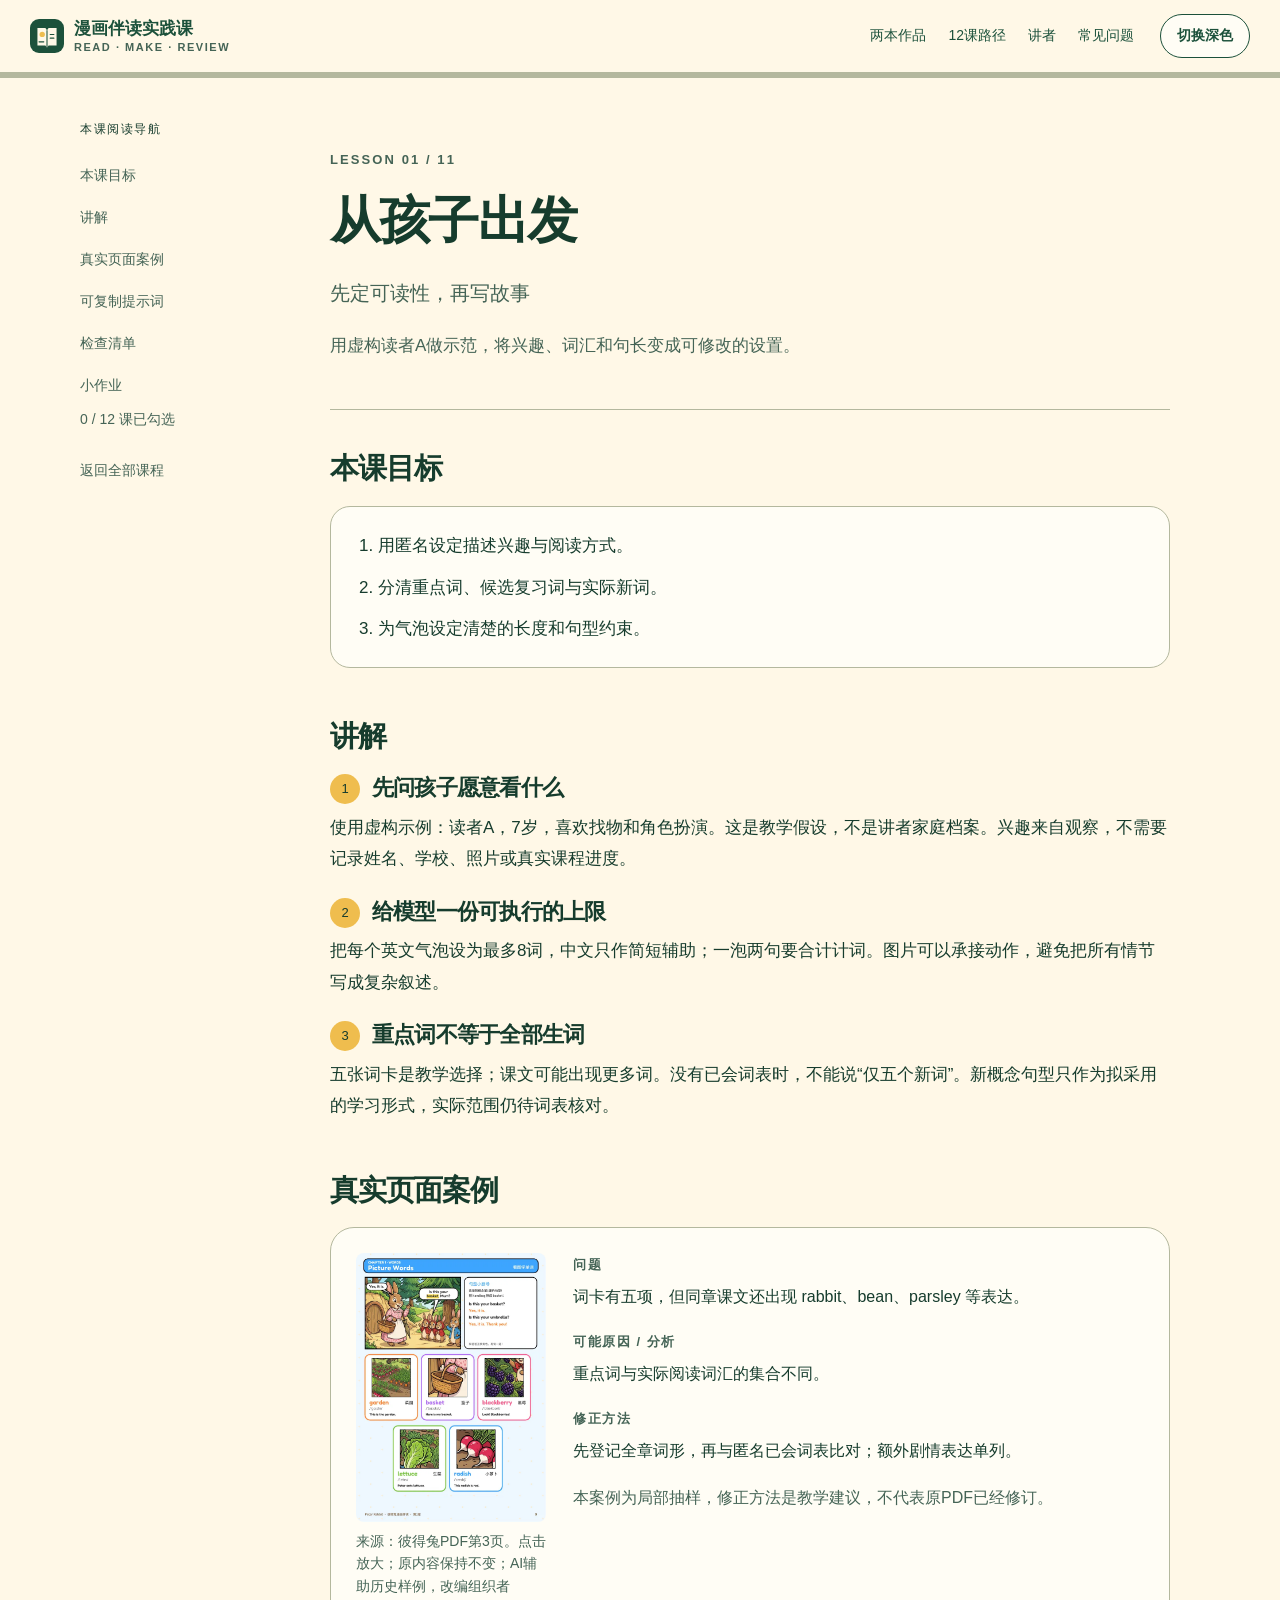
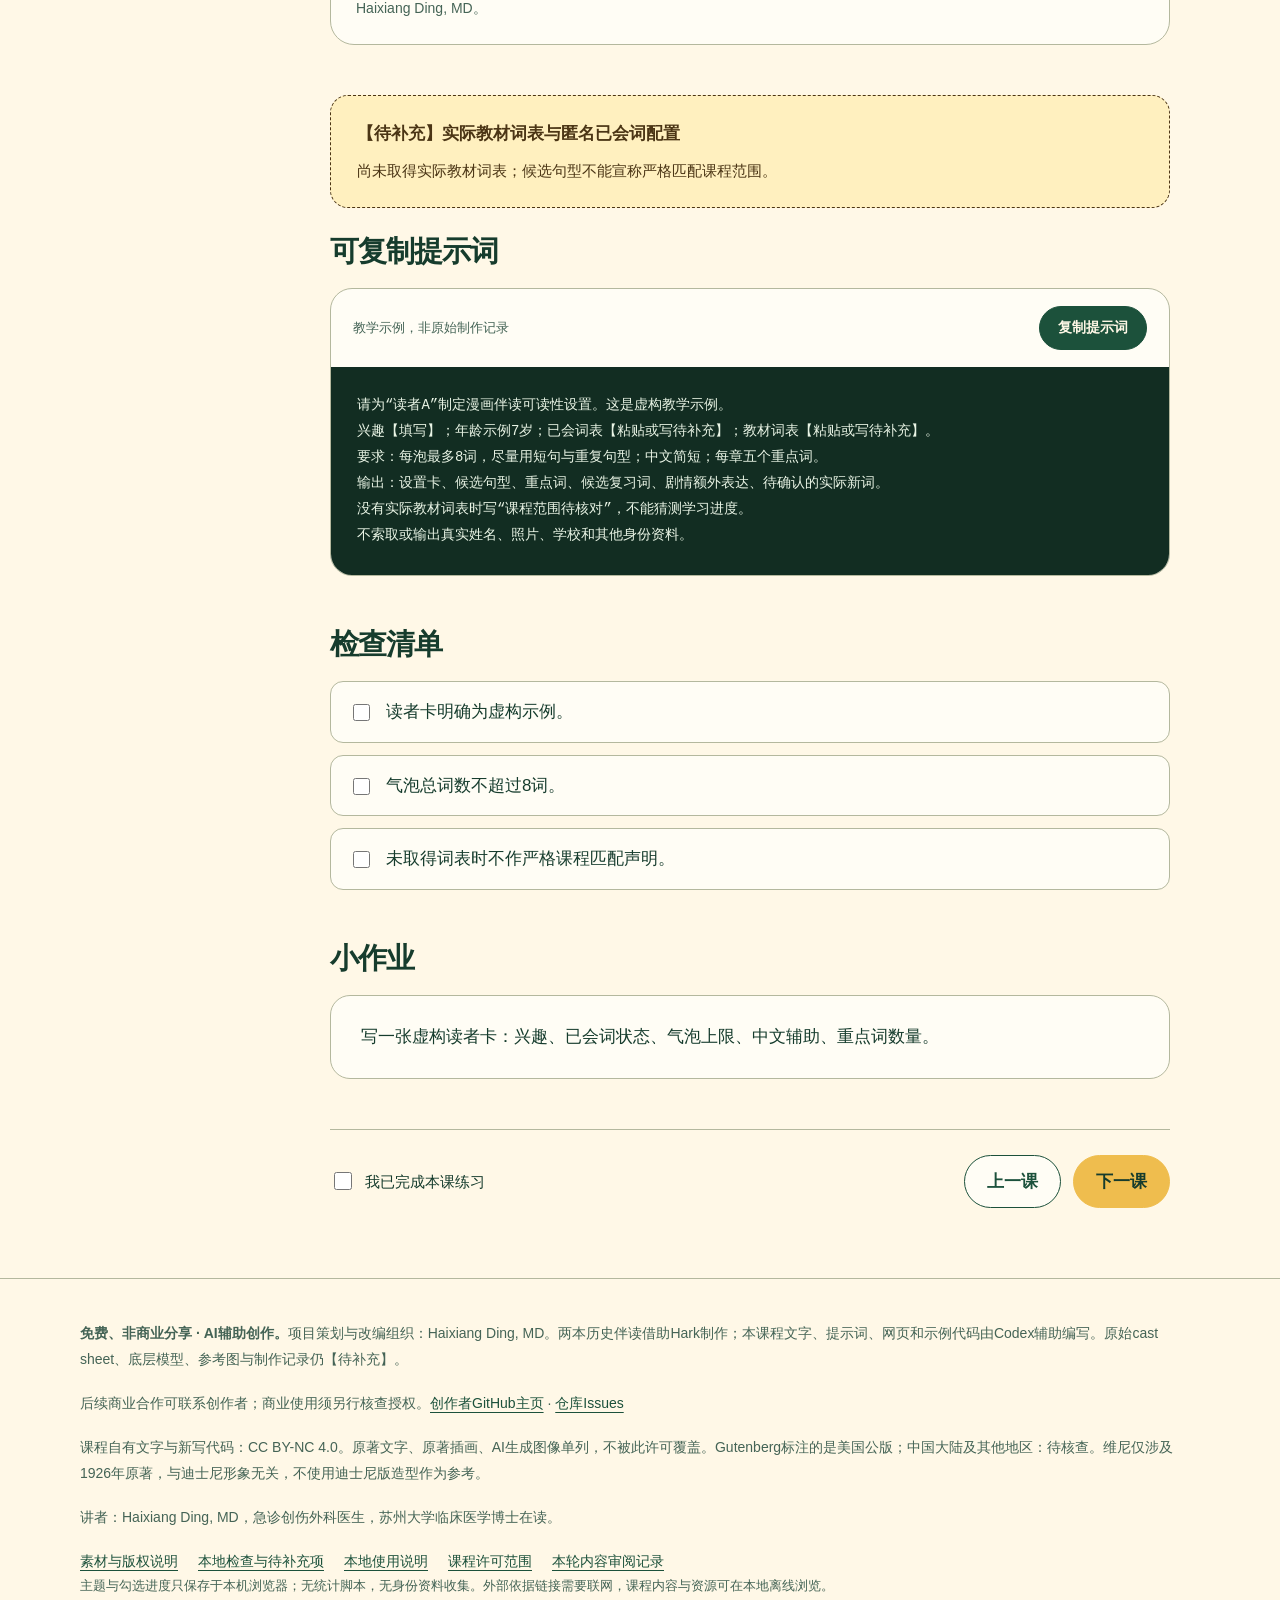
<file: course/01-从孩子出发v1.0.html>
<!doctype html><html lang="zh-CN"><head><meta charset="utf-8"><meta name="viewport" content="width=device-width,initial-scale=1"><meta name="description" content="从一本书到漫画伴读：12课本地静态教学网站，真实PDF案例、可复制教学提示词与可运行排版示例。"><title>从孩子出发 · 漫画伴读实践课</title><link rel="icon" href="../course/assets/%E8%AF%BE%E7%A8%8B%E5%9B%BE%E6%A0%87v1.0.svg" type="image/svg+xml"><link rel="stylesheet" href="../course/assets/style.css"></head><body><a class="skip" href="#main">跳到正文</a><header class="site-header"><div class="header-inner"><a class="brand" href="../index.html"><img src="../course/assets/%E8%AF%BE%E7%A8%8B%E5%9B%BE%E6%A0%87v1.0.svg" alt="" width="34" height="34"><span>漫画伴读实践课<small>READ · MAKE · REVIEW</small></span></a><nav class="main-nav" aria-label="主导航"><a href="../index.html#books">两本作品</a><a href="../index.html#curriculum">12课路径</a><a href="../index.html#about">讲者</a><a href="../index.html#faq">常见问题</a></nav><button type="button" class="theme-toggle" data-theme-toggle aria-pressed="false">切换深色</button></div><div class="progress-strip" role="progressbar" aria-label="本机学习勾选进度" aria-valuemin="0" aria-valuemax="12" aria-valuenow="0" data-progress-bar><div class="progress-fill" data-progress-fill></div></div></header><main id="main" class="wrap lesson-shell"><aside class="lesson-toc" aria-label="本课目录"><p class="toc-title">本课阅读导航</p><a href="#goals">本课目标</a><a href="#explain">讲解</a><a href="#case">真实页面案例</a><a href="#prompt">可复制提示词</a><a href="#checklist">检查清单</a><a href="#homework">小作业</a><p class="small" data-progress-text>0 / 12 课已勾选</p><a href="../index.html#curriculum">返回全部课程</a></aside><article class="lesson-content"><div class="lesson-heading"><span class="eyebrow">LESSON 01 / 11</span><h1>从孩子出发</h1><p class="lead">先定可读性，再写故事</p><p class="muted">用虚构读者A做示范，将兴趣、词汇和句长变成可修改的设置。</p></div><section class="lesson-section" id="goals"><h2>本课目标</h2><div class="goals"><p>1. 用匿名设定描述兴趣与阅读方式。</p><p>2. 分清重点词、候选复习词与实际新词。</p><p>3. 为气泡设定清楚的长度和句型约束。</p></div></section><section class="lesson-section" id="explain"><h2>讲解</h2><div class="step"><div class="step-title"><span class="step-index">1</span><h3>先问孩子愿意看什么</h3></div><p>使用虚构示例：读者A，7岁，喜欢找物和角色扮演。这是教学假设，不是讲者家庭档案。兴趣来自观察，不需要记录姓名、学校、照片或真实课程进度。</p></div><div class="step"><div class="step-title"><span class="step-index">2</span><h3>给模型一份可执行的上限</h3></div><p>把每个英文气泡设为最多8词，中文只作简短辅助；一泡两句要合计计词。图片可以承接动作，避免把所有情节写成复杂叙述。</p></div><div class="step"><div class="step-title"><span class="step-index">3</span><h3>重点词不等于全部生词</h3></div><p>五张词卡是教学选择；课文可能出现更多词。没有已会词表时，不能说“仅五个新词”。新概念句型只作为拟采用的学习形式，实际范围仍待词表核对。</p></div></section><section class="lesson-section" id="case"><h2>真实页面案例</h2><div class="case"><figure><button type="button" data-enlarge data-caption="彼得兔漫画伴读PDF第3页实际截图，展示词卡与句型小剧场" aria-label="放大：彼得兔漫画伴读PDF第3页实际截图，展示词卡与句型小剧场"><img src="../course/assets/pages/%E5%BD%BC%E5%BE%97%E5%85%94%E7%AC%AC03%E9%A1%B5v1.0.webp" alt="彼得兔漫画伴读PDF第3页实际截图，展示词卡与句型小剧场" loading="lazy" width="662" height="936"></button><figcaption>来源：彼得兔PDF第3页。点击放大；原内容保持不变；AI辅助历史样例，改编组织者Haixiang Ding, MD。</figcaption></figure><div><p class="case-stage">问题</p><p>词卡有五项，但同章课文还出现 rabbit、bean、parsley 等表达。</p><p class="case-stage">可能原因 / 分析</p><p>重点词与实际阅读词汇的集合不同。</p><p class="case-stage">修正方法</p><p>先登记全章词形，再与匿名已会词表比对；额外剧情表达单列。</p><p class="small">本案例为局部抽样，修正方法是教学建议，不代表原PDF已经修订。</p></div></div></section><aside class="todo" id="T01"><strong>【待补充】实际教材词表与匿名已会词配置</strong><p>尚未取得实际教材词表；候选句型不能宣称严格匹配课程范围。</p></aside><section class="lesson-section" id="prompt"><h2>可复制提示词</h2><div class="prompt-card"><div class="prompt-top"><p>教学示例，非原始制作记录</p><button type="button" class="copy-button" data-copy="prompt-01">复制提示词</button></div><pre id="prompt-01">请为“读者A”制定漫画伴读可读性设置。这是虚构教学示例。
兴趣【填写】；年龄示例7岁；已会词表【粘贴或写待补充】；教材词表【粘贴或写待补充】。
要求：每泡最多8词，尽量用短句与重复句型；中文简短；每章五个重点词。
输出：设置卡、候选句型、重点词、候选复习词、剧情额外表达、待确认的实际新词。
没有实际教材词表时写“课程范围待核对”，不能猜测学习进度。
不索取或输出真实姓名、照片、学校和其他身份资料。</pre></div></section><section class="lesson-section" id="checklist"><h2>检查清单</h2><ul class="checklist"><li><label><input type="checkbox">读者卡明确为虚构示例。</label></li><li><label><input type="checkbox">气泡总词数不超过8词。</label></li><li><label><input type="checkbox">未取得词表时不作严格课程匹配声明。</label></li></ul></section><section class="lesson-section" id="homework"><h2>小作业</h2><div class="homework"><p>写一张虚构读者卡：兴趣、已会词状态、气泡上限、中文辅助、重点词数量。</p></div></section><div class="lesson-footer"><label class="complete-label"><input type="checkbox" data-complete="1">我已完成本课练习</label><div class="lesson-pagination"><a class="button secondary" href="00-%E8%AF%BE%E7%A8%8B%E5%AF%BC%E8%A7%88v1.0.html">上一课</a><a class="button honey" href="02-%E9%80%89%E4%B9%A6%E4%B8%8E%E7%89%88%E6%9D%83v1.0.html">下一课</a></div></div></article></main><footer><div class="wrap"><p><strong>免费、非商业分享 · AI辅助创作。</strong>项目策划与改编组织：Haixiang Ding, MD。两本历史伴读借助Hark制作；本课程文字、提示词、网页和示例代码由Codex辅助编写。原始cast sheet、底层模型、参考图与制作记录仍【待补充】。</p><p>后续商业合作可联系创作者；商业使用须另行核查授权。<a href="https://github.com/TUANZIDING">创作者GitHub主页</a> · <a href="https://github.com/TUANZIDING/comic-companion-course/issues">仓库Issues</a></p><p>课程自有文字与新写代码：CC BY-NC 4.0。原著文字、原著插画、AI生成图像单列，不被此许可覆盖。Gutenberg标注的是美国公版；中国大陆及其他地区：待核查。维尼仅涉及1926年原著，与迪士尼形象无关，不使用迪士尼版造型作为参考。</p><p>讲者：Haixiang Ding, MD，急诊创伤外科医生，苏州大学临床医学博士在读。</p><div class="footer-links"><a href="../docs/%E7%B4%A0%E6%9D%90%E4%B8%8E%E7%89%88%E6%9D%83%E8%AF%B4%E6%98%8Ev1.2.md">素材与版权说明</a><a href="../docs/%E4%BA%A4%E4%BB%98%E6%A3%80%E6%9F%A5v1.1.md">本地检查与待补充项</a><a href="../README.md">本地使用说明</a><a href="../LICENSE">课程许可范围</a><a href="../docs/%E5%86%85%E5%AE%B9%E5%AE%A1%E9%98%85%E4%B8%8E%E5%8F%91%E5%B8%83%E8%AE%B0%E5%BD%95v1.1.md">本轮内容审阅记录</a></div><p class="privacy-note">主题与勾选进度只保存于本机浏览器；无统计脚本，无身份资料收集。外部依据链接需要联网，课程内容与资源可在本地离线浏览。</p></div></footer><dialog data-gallery-dialog aria-label="页面截图放大预览"><div class="dialog-top"><p data-dialog-caption>真实PDF页面预览</p><button type="button" data-close-dialog>关闭预览</button></div><img class="dialog-image" src="../course/assets/%E8%AF%BE%E7%A8%8B%E5%9B%BE%E6%A0%87v1.0.svg" alt="待选择的页面截图"></dialog><div class="status" role="status" aria-live="polite" data-status></div><script src="../course/assets/%E8%AF%BE%E7%A8%8B%E4%BA%A4%E4%BA%92v1.0.js" defer></script></body></html>
</file>
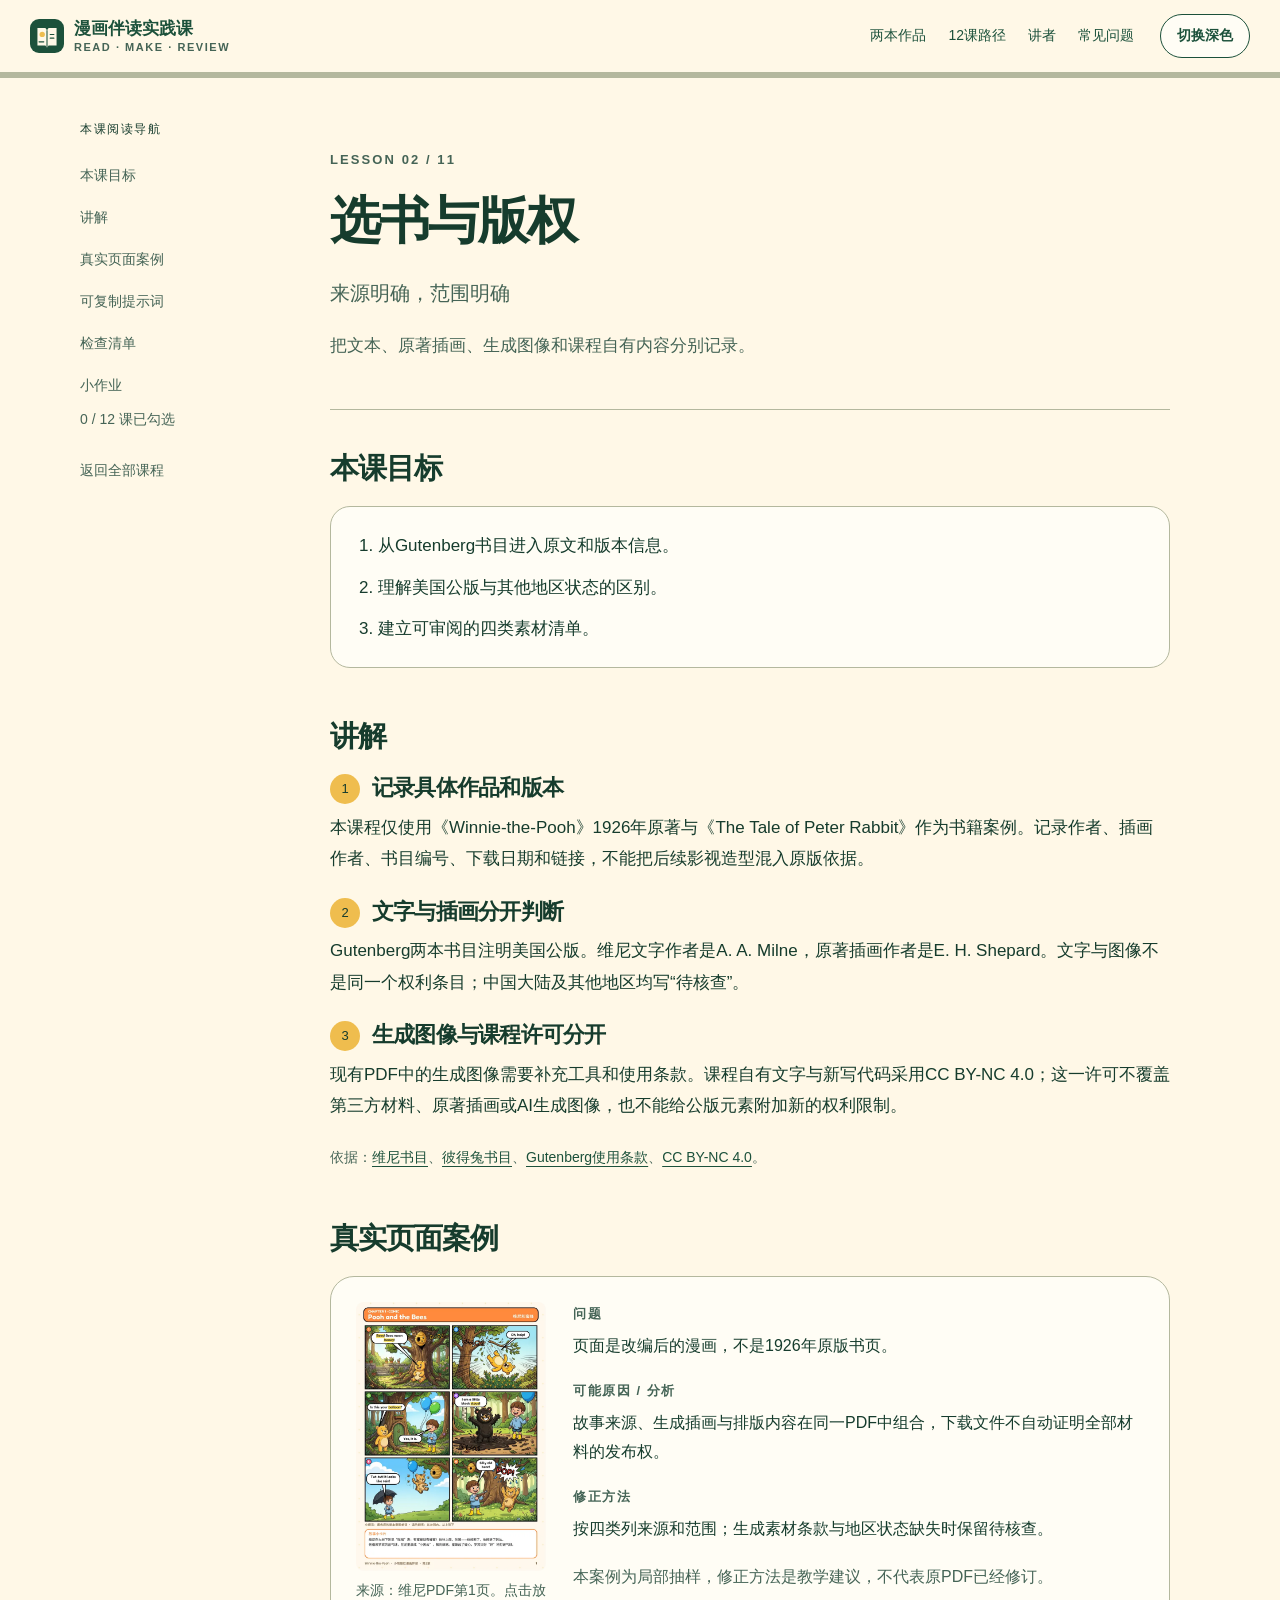
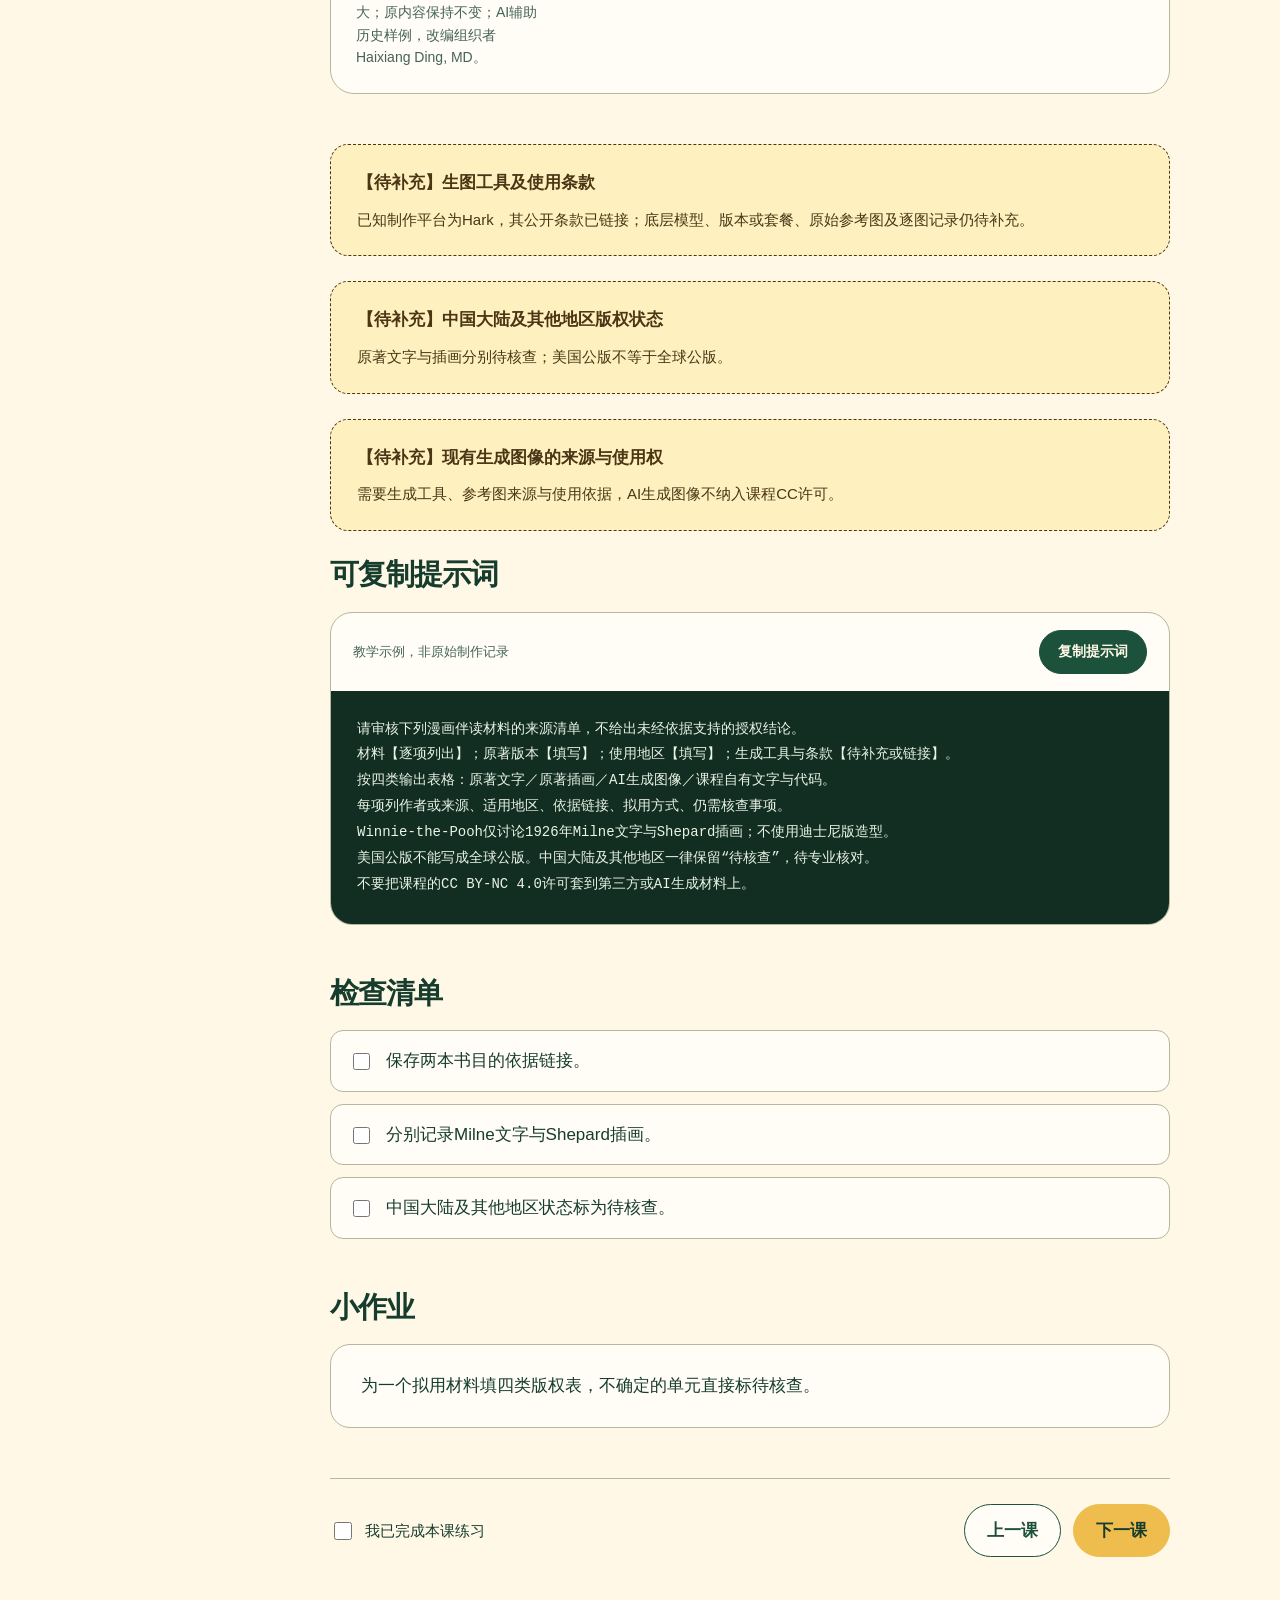
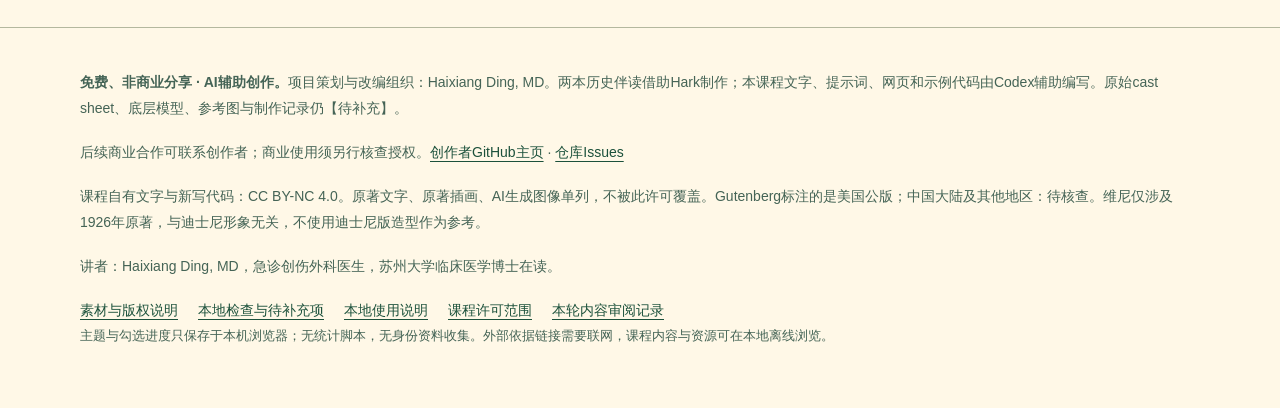
<file: course/02-选书与版权v1.0.html>
<!doctype html><html lang="zh-CN"><head><meta charset="utf-8"><meta name="viewport" content="width=device-width,initial-scale=1"><meta name="description" content="从一本书到漫画伴读：12课本地静态教学网站，真实PDF案例、可复制教学提示词与可运行排版示例。"><title>选书与版权 · 漫画伴读实践课</title><link rel="icon" href="../course/assets/%E8%AF%BE%E7%A8%8B%E5%9B%BE%E6%A0%87v1.0.svg" type="image/svg+xml"><link rel="stylesheet" href="../course/assets/style.css"></head><body><a class="skip" href="#main">跳到正文</a><header class="site-header"><div class="header-inner"><a class="brand" href="../index.html"><img src="../course/assets/%E8%AF%BE%E7%A8%8B%E5%9B%BE%E6%A0%87v1.0.svg" alt="" width="34" height="34"><span>漫画伴读实践课<small>READ · MAKE · REVIEW</small></span></a><nav class="main-nav" aria-label="主导航"><a href="../index.html#books">两本作品</a><a href="../index.html#curriculum">12课路径</a><a href="../index.html#about">讲者</a><a href="../index.html#faq">常见问题</a></nav><button type="button" class="theme-toggle" data-theme-toggle aria-pressed="false">切换深色</button></div><div class="progress-strip" role="progressbar" aria-label="本机学习勾选进度" aria-valuemin="0" aria-valuemax="12" aria-valuenow="0" data-progress-bar><div class="progress-fill" data-progress-fill></div></div></header><main id="main" class="wrap lesson-shell"><aside class="lesson-toc" aria-label="本课目录"><p class="toc-title">本课阅读导航</p><a href="#goals">本课目标</a><a href="#explain">讲解</a><a href="#case">真实页面案例</a><a href="#prompt">可复制提示词</a><a href="#checklist">检查清单</a><a href="#homework">小作业</a><p class="small" data-progress-text>0 / 12 课已勾选</p><a href="../index.html#curriculum">返回全部课程</a></aside><article class="lesson-content"><div class="lesson-heading"><span class="eyebrow">LESSON 02 / 11</span><h1>选书与版权</h1><p class="lead">来源明确，范围明确</p><p class="muted">把文本、原著插画、生成图像和课程自有内容分别记录。</p></div><section class="lesson-section" id="goals"><h2>本课目标</h2><div class="goals"><p>1. 从Gutenberg书目进入原文和版本信息。</p><p>2. 理解美国公版与其他地区状态的区别。</p><p>3. 建立可审阅的四类素材清单。</p></div></section><section class="lesson-section" id="explain"><h2>讲解</h2><div class="step"><div class="step-title"><span class="step-index">1</span><h3>记录具体作品和版本</h3></div><p>本课程仅使用《Winnie-the-Pooh》1926年原著与《The Tale of Peter Rabbit》作为书籍案例。记录作者、插画作者、书目编号、下载日期和链接，不能把后续影视造型混入原版依据。</p></div><div class="step"><div class="step-title"><span class="step-index">2</span><h3>文字与插画分开判断</h3></div><p>Gutenberg两本书目注明美国公版。维尼文字作者是A. A. Milne，原著插画作者是E. H. Shepard。文字与图像不是同一个权利条目；中国大陆及其他地区均写“待核查”。</p></div><div class="step"><div class="step-title"><span class="step-index">3</span><h3>生成图像与课程许可分开</h3></div><p>现有PDF中的生成图像需要补充工具和使用条款。课程自有文字与新写代码采用CC BY-NC 4.0；这一许可不覆盖第三方材料、原著插画或AI生成图像，也不能给公版元素附加新的权利限制。</p></div><p class="small">依据：<a href="https://www.gutenberg.org/ebooks/67098">维尼书目</a>、<a href="https://www.gutenberg.org/ebooks/14838">彼得兔书目</a>、<a href="https://www.gutenberg.org/policy/license.html">Gutenberg使用条款</a>、<a href="https://creativecommons.org/licenses/by-nc/4.0/">CC BY-NC 4.0</a>。</p></section><section class="lesson-section" id="case"><h2>真实页面案例</h2><div class="case"><figure><button type="button" data-enlarge data-caption="维尼漫画伴读PDF第1页实际截图，展示六格漫画与中文故事卡" aria-label="放大：维尼漫画伴读PDF第1页实际截图，展示六格漫画与中文故事卡"><img src="../course/assets/pages/%E7%BB%B4%E5%B0%BC%E7%AC%AC01%E9%A1%B5v1.0.webp" alt="维尼漫画伴读PDF第1页实际截图，展示六格漫画与中文故事卡" loading="lazy" width="662" height="936"></button><figcaption>来源：维尼PDF第1页。点击放大；原内容保持不变；AI辅助历史样例，改编组织者Haixiang Ding, MD。</figcaption></figure><div><p class="case-stage">问题</p><p>页面是改编后的漫画，不是1926年原版书页。</p><p class="case-stage">可能原因 / 分析</p><p>故事来源、生成插画与排版内容在同一PDF中组合，下载文件不自动证明全部材料的发布权。</p><p class="case-stage">修正方法</p><p>按四类列来源和范围；生成素材条款与地区状态缺失时保留待核查。</p><p class="small">本案例为局部抽样，修正方法是教学建议，不代表原PDF已经修订。</p></div></div></section><aside class="todo" id="T03"><strong>【待补充】生图工具及使用条款</strong><p>已知制作平台为Hark，其公开条款已链接；底层模型、版本或套餐、原始参考图及逐图记录仍待补充。</p></aside><aside class="todo" id="T05"><strong>【待补充】中国大陆及其他地区版权状态</strong><p>原著文字与插画分别待核查；美国公版不等于全球公版。</p></aside><aside class="todo" id="T06"><strong>【待补充】现有生成图像的来源与使用权</strong><p>需要生成工具、参考图来源与使用依据，AI生成图像不纳入课程CC许可。</p></aside><section class="lesson-section" id="prompt"><h2>可复制提示词</h2><div class="prompt-card"><div class="prompt-top"><p>教学示例，非原始制作记录</p><button type="button" class="copy-button" data-copy="prompt-02">复制提示词</button></div><pre id="prompt-02">请审核下列漫画伴读材料的来源清单，不给出未经依据支持的授权结论。
材料【逐项列出】；原著版本【填写】；使用地区【填写】；生成工具与条款【待补充或链接】。
按四类输出表格：原著文字／原著插画／AI生成图像／课程自有文字与代码。
每项列作者或来源、适用地区、依据链接、拟用方式、仍需核查事项。
Winnie-the-Pooh仅讨论1926年Milne文字与Shepard插画；不使用迪士尼版造型。
美国公版不能写成全球公版。中国大陆及其他地区一律保留“待核查”，待专业核对。
不要把课程的CC BY-NC 4.0许可套到第三方或AI生成材料上。</pre></div></section><section class="lesson-section" id="checklist"><h2>检查清单</h2><ul class="checklist"><li><label><input type="checkbox">保存两本书目的依据链接。</label></li><li><label><input type="checkbox">分别记录Milne文字与Shepard插画。</label></li><li><label><input type="checkbox">中国大陆及其他地区状态标为待核查。</label></li></ul></section><section class="lesson-section" id="homework"><h2>小作业</h2><div class="homework"><p>为一个拟用材料填四类版权表，不确定的单元直接标待核查。</p></div></section><div class="lesson-footer"><label class="complete-label"><input type="checkbox" data-complete="2">我已完成本课练习</label><div class="lesson-pagination"><a class="button secondary" href="01-%E4%BB%8E%E5%AD%A9%E5%AD%90%E5%87%BA%E5%8F%91v1.0.html">上一课</a><a class="button honey" href="03-%E6%8B%86%E7%AB%A0%E4%B8%8E%E6%94%B9%E7%BC%96v1.0.html">下一课</a></div></div></article></main><footer><div class="wrap"><p><strong>免费、非商业分享 · AI辅助创作。</strong>项目策划与改编组织：Haixiang Ding, MD。两本历史伴读借助Hark制作；本课程文字、提示词、网页和示例代码由Codex辅助编写。原始cast sheet、底层模型、参考图与制作记录仍【待补充】。</p><p>后续商业合作可联系创作者；商业使用须另行核查授权。<a href="https://github.com/TUANZIDING">创作者GitHub主页</a> · <a href="https://github.com/TUANZIDING/comic-companion-course/issues">仓库Issues</a></p><p>课程自有文字与新写代码：CC BY-NC 4.0。原著文字、原著插画、AI生成图像单列，不被此许可覆盖。Gutenberg标注的是美国公版；中国大陆及其他地区：待核查。维尼仅涉及1926年原著，与迪士尼形象无关，不使用迪士尼版造型作为参考。</p><p>讲者：Haixiang Ding, MD，急诊创伤外科医生，苏州大学临床医学博士在读。</p><div class="footer-links"><a href="../docs/%E7%B4%A0%E6%9D%90%E4%B8%8E%E7%89%88%E6%9D%83%E8%AF%B4%E6%98%8Ev1.2.md">素材与版权说明</a><a href="../docs/%E4%BA%A4%E4%BB%98%E6%A3%80%E6%9F%A5v1.1.md">本地检查与待补充项</a><a href="../README.md">本地使用说明</a><a href="../LICENSE">课程许可范围</a><a href="../docs/%E5%86%85%E5%AE%B9%E5%AE%A1%E9%98%85%E4%B8%8E%E5%8F%91%E5%B8%83%E8%AE%B0%E5%BD%95v1.1.md">本轮内容审阅记录</a></div><p class="privacy-note">主题与勾选进度只保存于本机浏览器；无统计脚本，无身份资料收集。外部依据链接需要联网，课程内容与资源可在本地离线浏览。</p></div></footer><dialog data-gallery-dialog aria-label="页面截图放大预览"><div class="dialog-top"><p data-dialog-caption>真实PDF页面预览</p><button type="button" data-close-dialog>关闭预览</button></div><img class="dialog-image" src="../course/assets/%E8%AF%BE%E7%A8%8B%E5%9B%BE%E6%A0%87v1.0.svg" alt="待选择的页面截图"></dialog><div class="status" role="status" aria-live="polite" data-status></div><script src="../course/assets/%E8%AF%BE%E7%A8%8B%E4%BA%A4%E4%BA%92v1.0.js" defer></script></body></html>
</file>
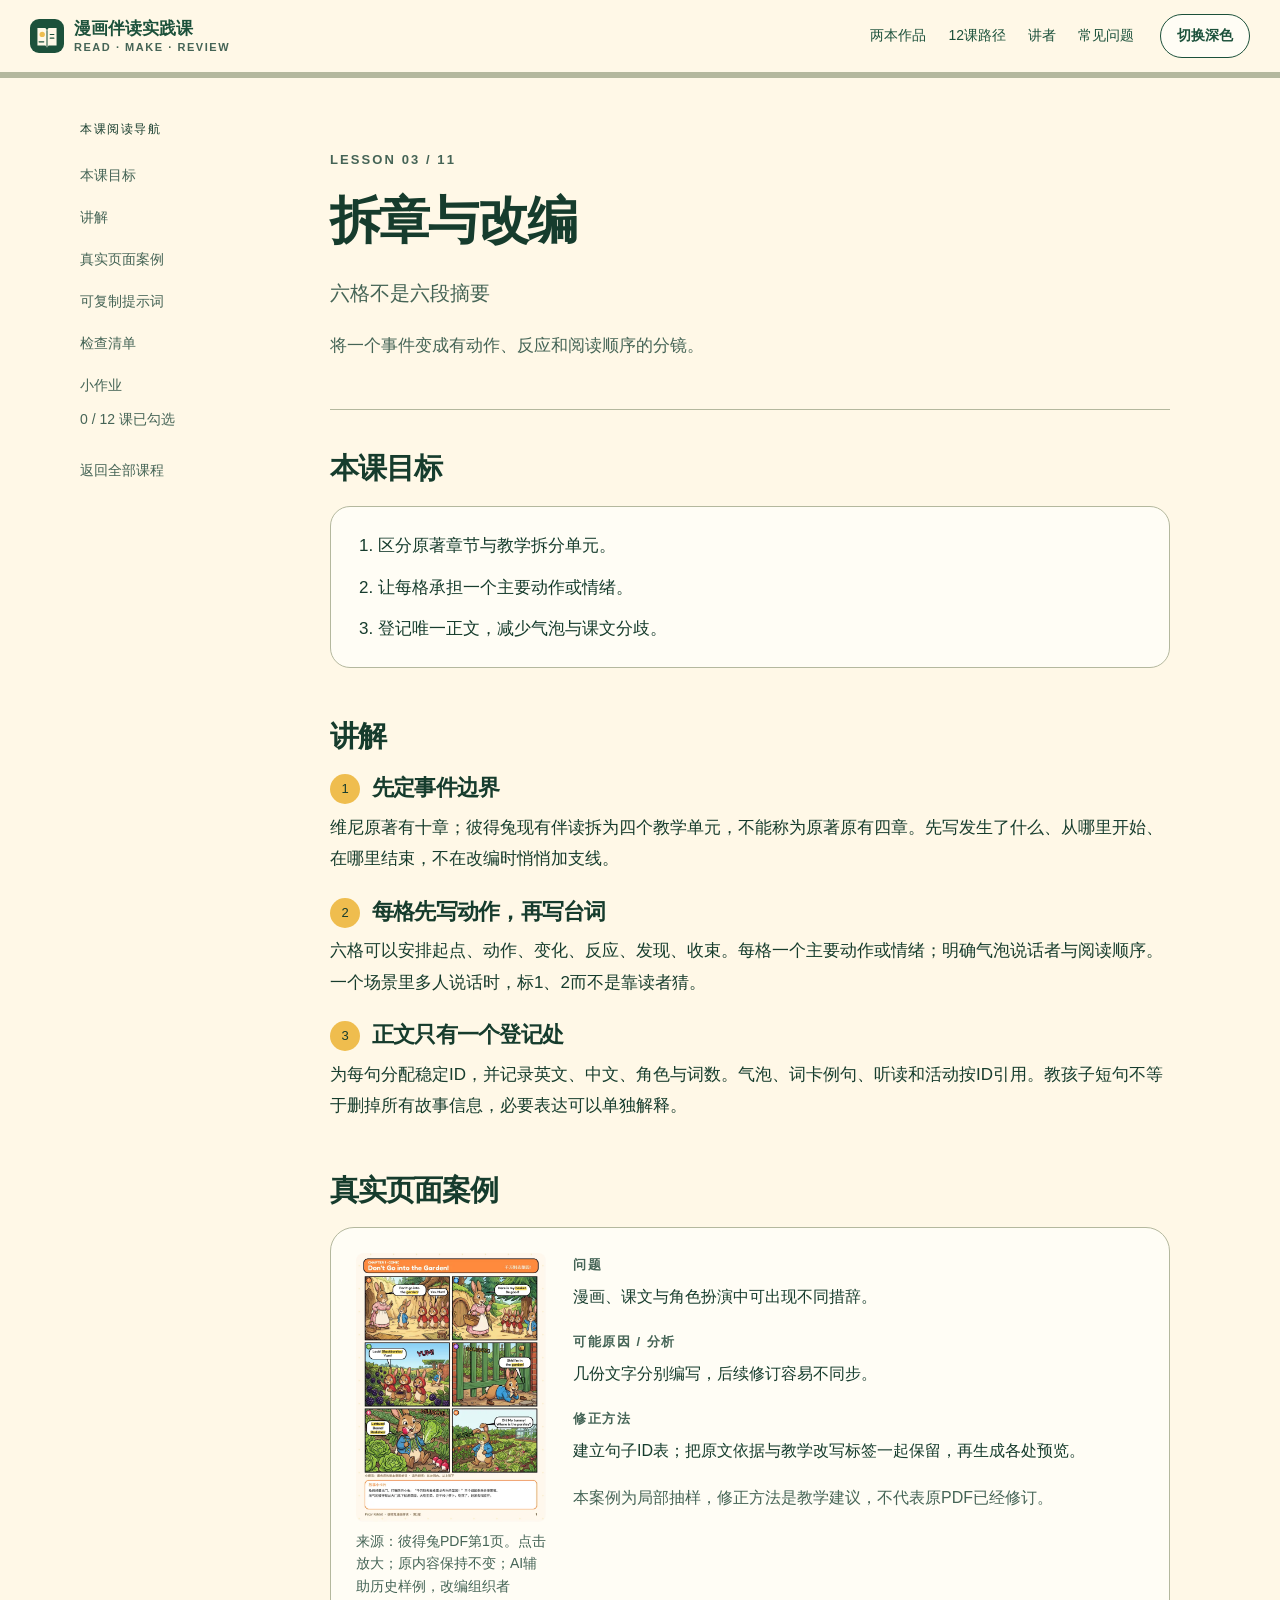
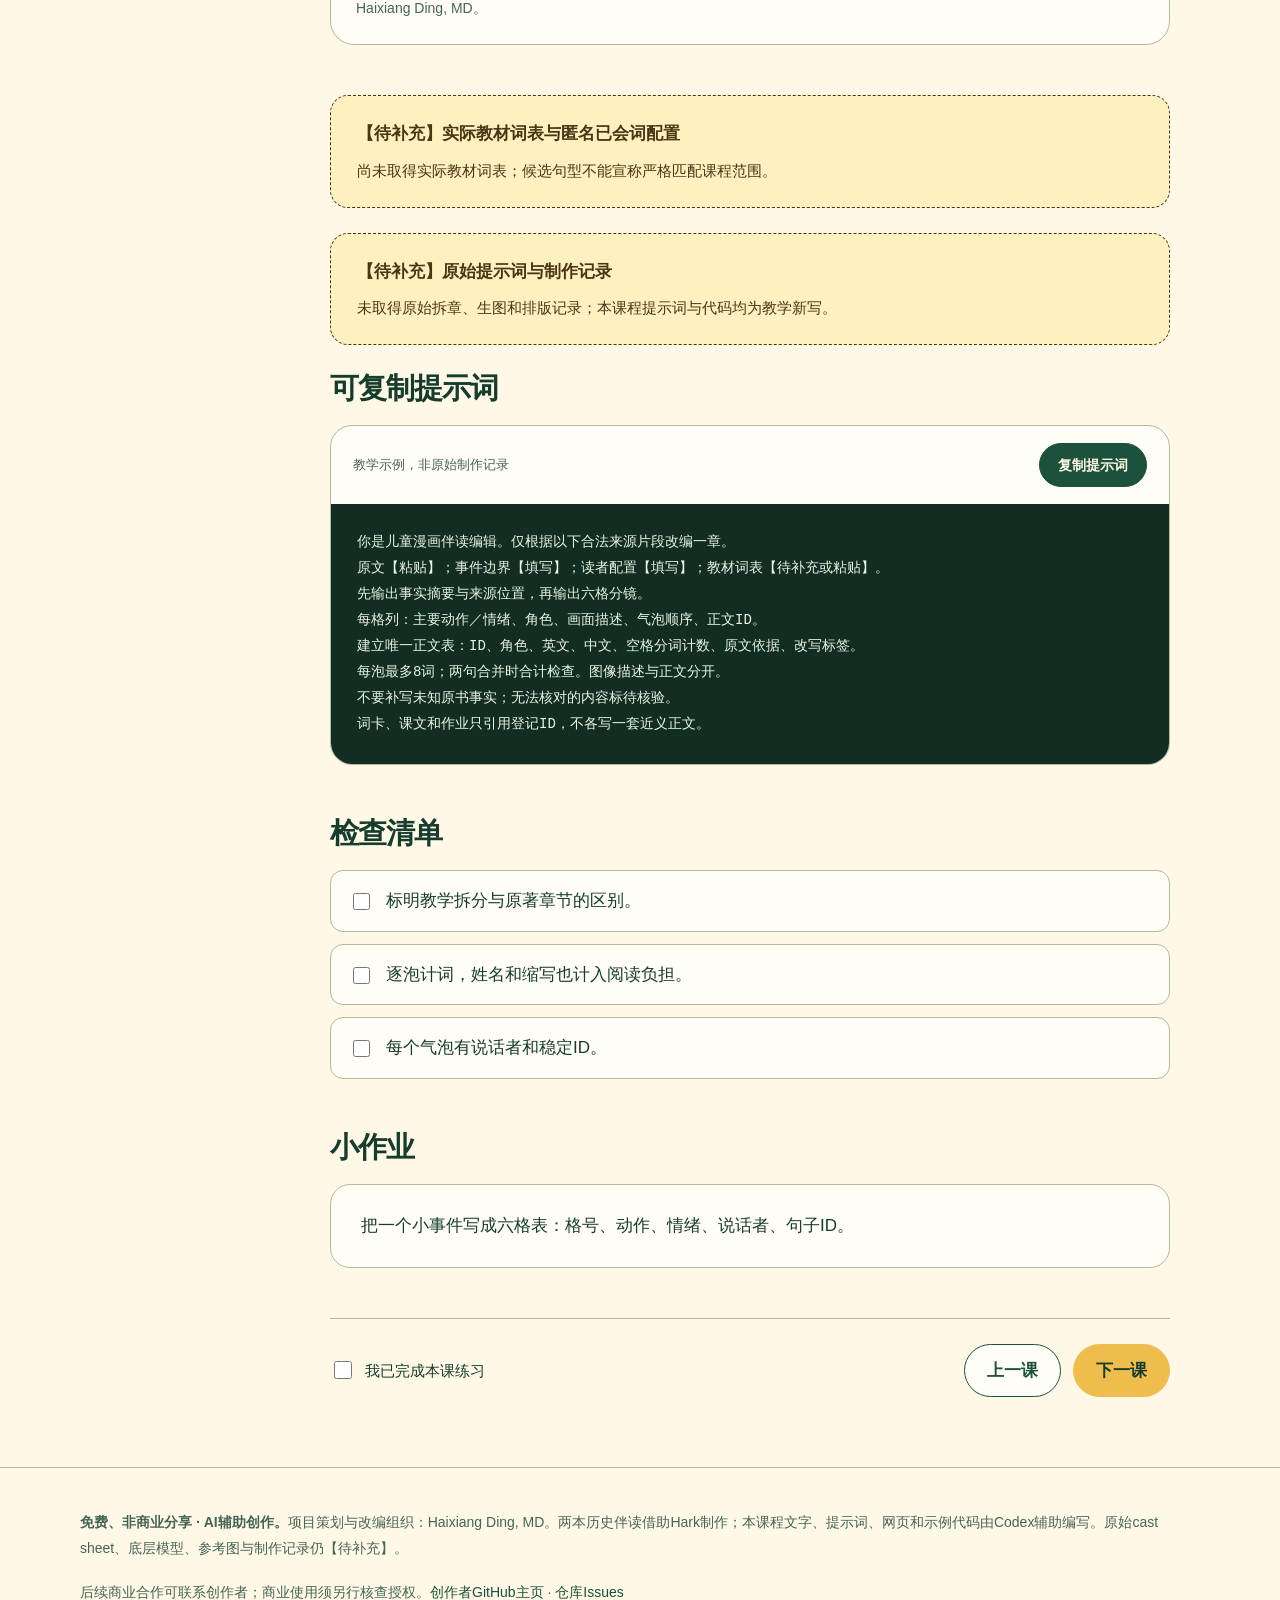
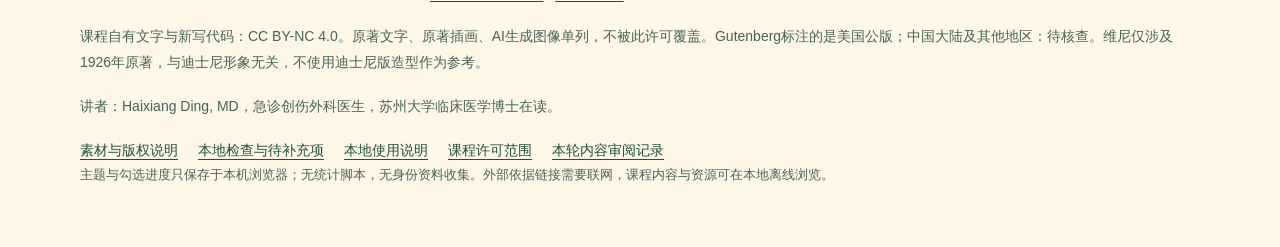
<file: course/03-拆章与改编v1.0.html>
<!doctype html><html lang="zh-CN"><head><meta charset="utf-8"><meta name="viewport" content="width=device-width,initial-scale=1"><meta name="description" content="从一本书到漫画伴读：12课本地静态教学网站，真实PDF案例、可复制教学提示词与可运行排版示例。"><title>拆章与改编 · 漫画伴读实践课</title><link rel="icon" href="../course/assets/%E8%AF%BE%E7%A8%8B%E5%9B%BE%E6%A0%87v1.0.svg" type="image/svg+xml"><link rel="stylesheet" href="../course/assets/style.css"></head><body><a class="skip" href="#main">跳到正文</a><header class="site-header"><div class="header-inner"><a class="brand" href="../index.html"><img src="../course/assets/%E8%AF%BE%E7%A8%8B%E5%9B%BE%E6%A0%87v1.0.svg" alt="" width="34" height="34"><span>漫画伴读实践课<small>READ · MAKE · REVIEW</small></span></a><nav class="main-nav" aria-label="主导航"><a href="../index.html#books">两本作品</a><a href="../index.html#curriculum">12课路径</a><a href="../index.html#about">讲者</a><a href="../index.html#faq">常见问题</a></nav><button type="button" class="theme-toggle" data-theme-toggle aria-pressed="false">切换深色</button></div><div class="progress-strip" role="progressbar" aria-label="本机学习勾选进度" aria-valuemin="0" aria-valuemax="12" aria-valuenow="0" data-progress-bar><div class="progress-fill" data-progress-fill></div></div></header><main id="main" class="wrap lesson-shell"><aside class="lesson-toc" aria-label="本课目录"><p class="toc-title">本课阅读导航</p><a href="#goals">本课目标</a><a href="#explain">讲解</a><a href="#case">真实页面案例</a><a href="#prompt">可复制提示词</a><a href="#checklist">检查清单</a><a href="#homework">小作业</a><p class="small" data-progress-text>0 / 12 课已勾选</p><a href="../index.html#curriculum">返回全部课程</a></aside><article class="lesson-content"><div class="lesson-heading"><span class="eyebrow">LESSON 03 / 11</span><h1>拆章与改编</h1><p class="lead">六格不是六段摘要</p><p class="muted">将一个事件变成有动作、反应和阅读顺序的分镜。</p></div><section class="lesson-section" id="goals"><h2>本课目标</h2><div class="goals"><p>1. 区分原著章节与教学拆分单元。</p><p>2. 让每格承担一个主要动作或情绪。</p><p>3. 登记唯一正文，减少气泡与课文分歧。</p></div></section><section class="lesson-section" id="explain"><h2>讲解</h2><div class="step"><div class="step-title"><span class="step-index">1</span><h3>先定事件边界</h3></div><p>维尼原著有十章；彼得兔现有伴读拆为四个教学单元，不能称为原著原有四章。先写发生了什么、从哪里开始、在哪里结束，不在改编时悄悄加支线。</p></div><div class="step"><div class="step-title"><span class="step-index">2</span><h3>每格先写动作，再写台词</h3></div><p>六格可以安排起点、动作、变化、反应、发现、收束。每格一个主要动作或情绪；明确气泡说话者与阅读顺序。一个场景里多人说话时，标1、2而不是靠读者猜。</p></div><div class="step"><div class="step-title"><span class="step-index">3</span><h3>正文只有一个登记处</h3></div><p>为每句分配稳定ID，并记录英文、中文、角色与词数。气泡、词卡例句、听读和活动按ID引用。教孩子短句不等于删掉所有故事信息，必要表达可以单独解释。</p></div></section><section class="lesson-section" id="case"><h2>真实页面案例</h2><div class="case"><figure><button type="button" data-enlarge data-caption="彼得兔漫画伴读PDF第1页实际截图，展示六格漫画与中文故事卡" aria-label="放大：彼得兔漫画伴读PDF第1页实际截图，展示六格漫画与中文故事卡"><img src="../course/assets/pages/%E5%BD%BC%E5%BE%97%E5%85%94%E7%AC%AC01%E9%A1%B5v1.0.webp" alt="彼得兔漫画伴读PDF第1页实际截图，展示六格漫画与中文故事卡" loading="lazy" width="662" height="936"></button><figcaption>来源：彼得兔PDF第1页。点击放大；原内容保持不变；AI辅助历史样例，改编组织者Haixiang Ding, MD。</figcaption></figure><div><p class="case-stage">问题</p><p>漫画、课文与角色扮演中可出现不同措辞。</p><p class="case-stage">可能原因 / 分析</p><p>几份文字分别编写，后续修订容易不同步。</p><p class="case-stage">修正方法</p><p>建立句子ID表；把原文依据与教学改写标签一起保留，再生成各处预览。</p><p class="small">本案例为局部抽样，修正方法是教学建议，不代表原PDF已经修订。</p></div></div></section><aside class="todo" id="T01"><strong>【待补充】实际教材词表与匿名已会词配置</strong><p>尚未取得实际教材词表；候选句型不能宣称严格匹配课程范围。</p></aside><aside class="todo" id="T04"><strong>【待补充】原始提示词与制作记录</strong><p>未取得原始拆章、生图和排版记录；本课程提示词与代码均为教学新写。</p></aside><section class="lesson-section" id="prompt"><h2>可复制提示词</h2><div class="prompt-card"><div class="prompt-top"><p>教学示例，非原始制作记录</p><button type="button" class="copy-button" data-copy="prompt-03">复制提示词</button></div><pre id="prompt-03">你是儿童漫画伴读编辑。仅根据以下合法来源片段改编一章。
原文【粘贴】；事件边界【填写】；读者配置【填写】；教材词表【待补充或粘贴】。
先输出事实摘要与来源位置，再输出六格分镜。
每格列：主要动作／情绪、角色、画面描述、气泡顺序、正文ID。
建立唯一正文表：ID、角色、英文、中文、空格分词计数、原文依据、改写标签。
每泡最多8词；两句合并时合计检查。图像描述与正文分开。
不要补写未知原书事实；无法核对的内容标待核验。
词卡、课文和作业只引用登记ID，不各写一套近义正文。</pre></div></section><section class="lesson-section" id="checklist"><h2>检查清单</h2><ul class="checklist"><li><label><input type="checkbox">标明教学拆分与原著章节的区别。</label></li><li><label><input type="checkbox">逐泡计词，姓名和缩写也计入阅读负担。</label></li><li><label><input type="checkbox">每个气泡有说话者和稳定ID。</label></li></ul></section><section class="lesson-section" id="homework"><h2>小作业</h2><div class="homework"><p>把一个小事件写成六格表：格号、动作、情绪、说话者、句子ID。</p></div></section><div class="lesson-footer"><label class="complete-label"><input type="checkbox" data-complete="3">我已完成本课练习</label><div class="lesson-pagination"><a class="button secondary" href="02-%E9%80%89%E4%B9%A6%E4%B8%8E%E7%89%88%E6%9D%83v1.0.html">上一课</a><a class="button honey" href="04-%E8%A7%92%E8%89%B2%E8%AE%BE%E5%AE%9A%E4%B8%8E%E4%B8%80%E8%87%B4%E6%80%A7v1.0.html">下一课</a></div></div></article></main><footer><div class="wrap"><p><strong>免费、非商业分享 · AI辅助创作。</strong>项目策划与改编组织：Haixiang Ding, MD。两本历史伴读借助Hark制作；本课程文字、提示词、网页和示例代码由Codex辅助编写。原始cast sheet、底层模型、参考图与制作记录仍【待补充】。</p><p>后续商业合作可联系创作者；商业使用须另行核查授权。<a href="https://github.com/TUANZIDING">创作者GitHub主页</a> · <a href="https://github.com/TUANZIDING/comic-companion-course/issues">仓库Issues</a></p><p>课程自有文字与新写代码：CC BY-NC 4.0。原著文字、原著插画、AI生成图像单列，不被此许可覆盖。Gutenberg标注的是美国公版；中国大陆及其他地区：待核查。维尼仅涉及1926年原著，与迪士尼形象无关，不使用迪士尼版造型作为参考。</p><p>讲者：Haixiang Ding, MD，急诊创伤外科医生，苏州大学临床医学博士在读。</p><div class="footer-links"><a href="../docs/%E7%B4%A0%E6%9D%90%E4%B8%8E%E7%89%88%E6%9D%83%E8%AF%B4%E6%98%8Ev1.2.md">素材与版权说明</a><a href="../docs/%E4%BA%A4%E4%BB%98%E6%A3%80%E6%9F%A5v1.1.md">本地检查与待补充项</a><a href="../README.md">本地使用说明</a><a href="../LICENSE">课程许可范围</a><a href="../docs/%E5%86%85%E5%AE%B9%E5%AE%A1%E9%98%85%E4%B8%8E%E5%8F%91%E5%B8%83%E8%AE%B0%E5%BD%95v1.1.md">本轮内容审阅记录</a></div><p class="privacy-note">主题与勾选进度只保存于本机浏览器；无统计脚本，无身份资料收集。外部依据链接需要联网，课程内容与资源可在本地离线浏览。</p></div></footer><dialog data-gallery-dialog aria-label="页面截图放大预览"><div class="dialog-top"><p data-dialog-caption>真实PDF页面预览</p><button type="button" data-close-dialog>关闭预览</button></div><img class="dialog-image" src="../course/assets/%E8%AF%BE%E7%A8%8B%E5%9B%BE%E6%A0%87v1.0.svg" alt="待选择的页面截图"></dialog><div class="status" role="status" aria-live="polite" data-status></div><script src="../course/assets/%E8%AF%BE%E7%A8%8B%E4%BA%A4%E4%BA%92v1.0.js" defer></script></body></html>
</file>
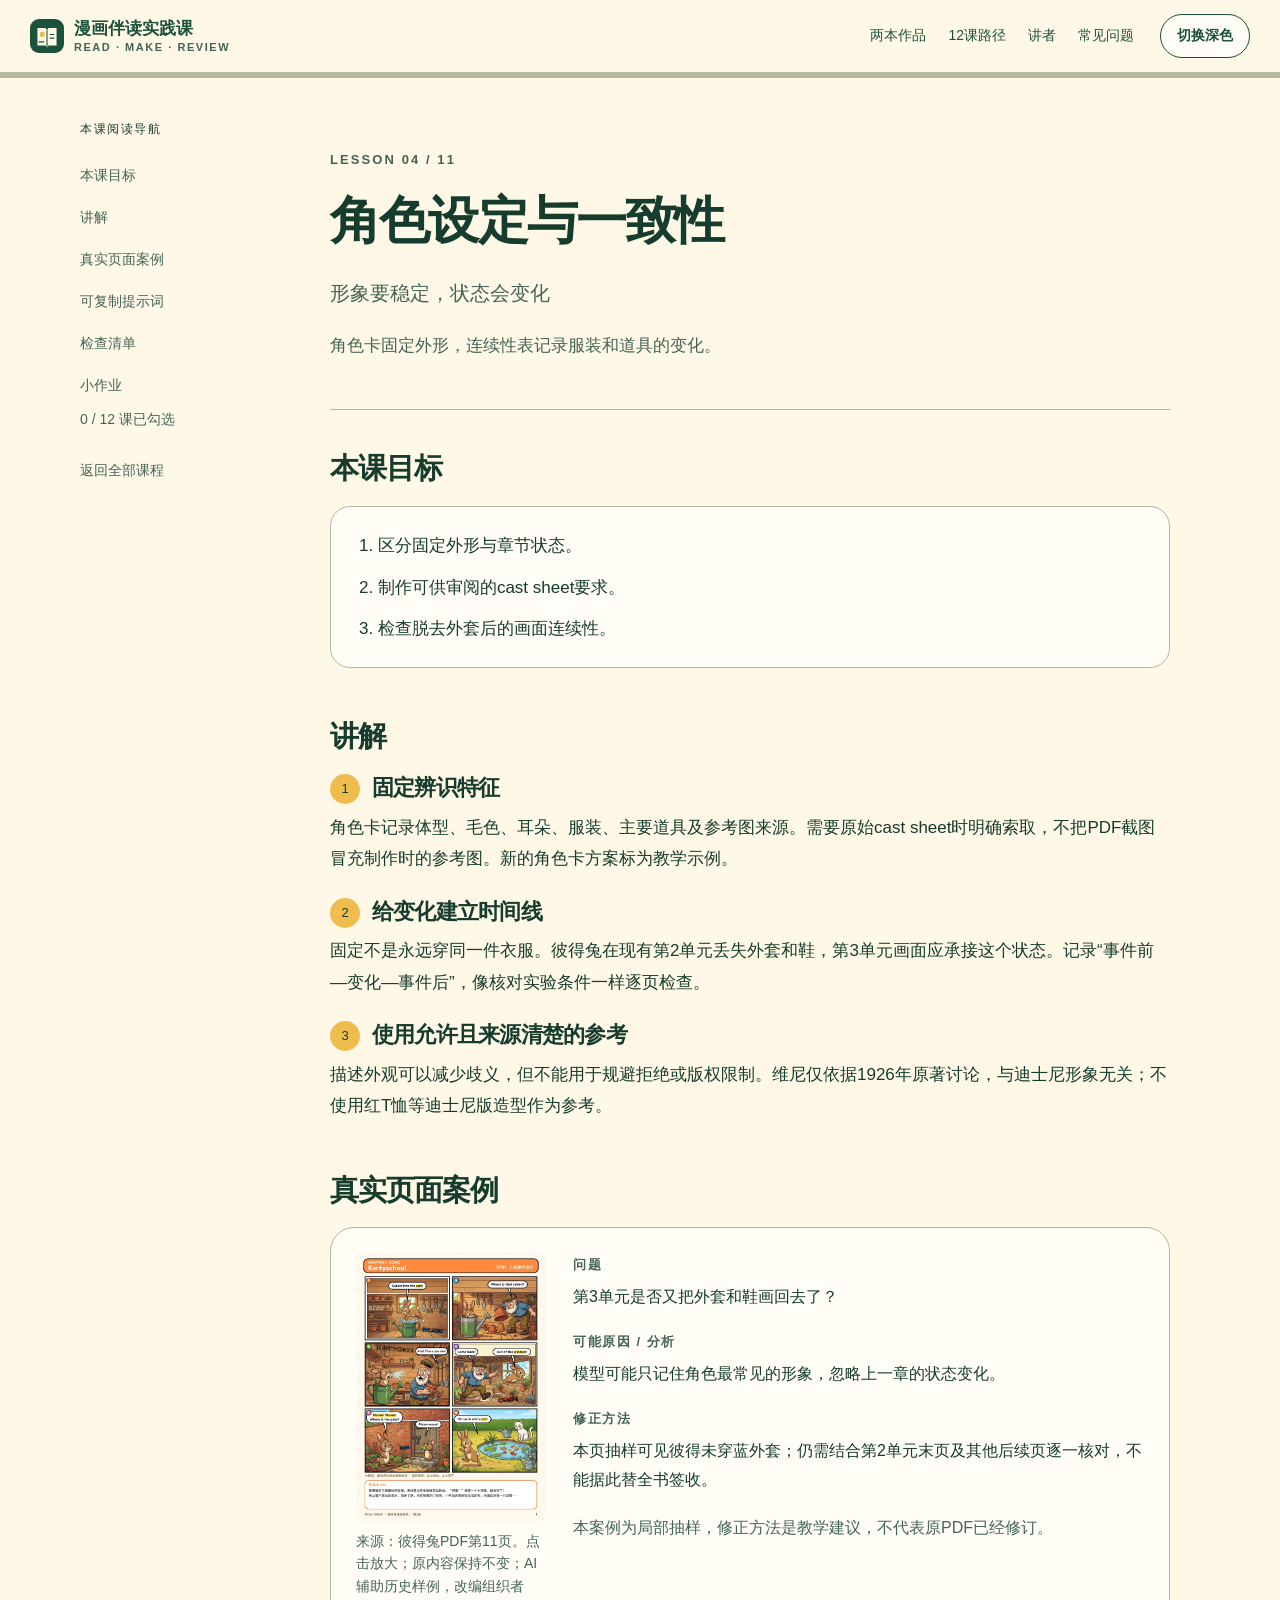
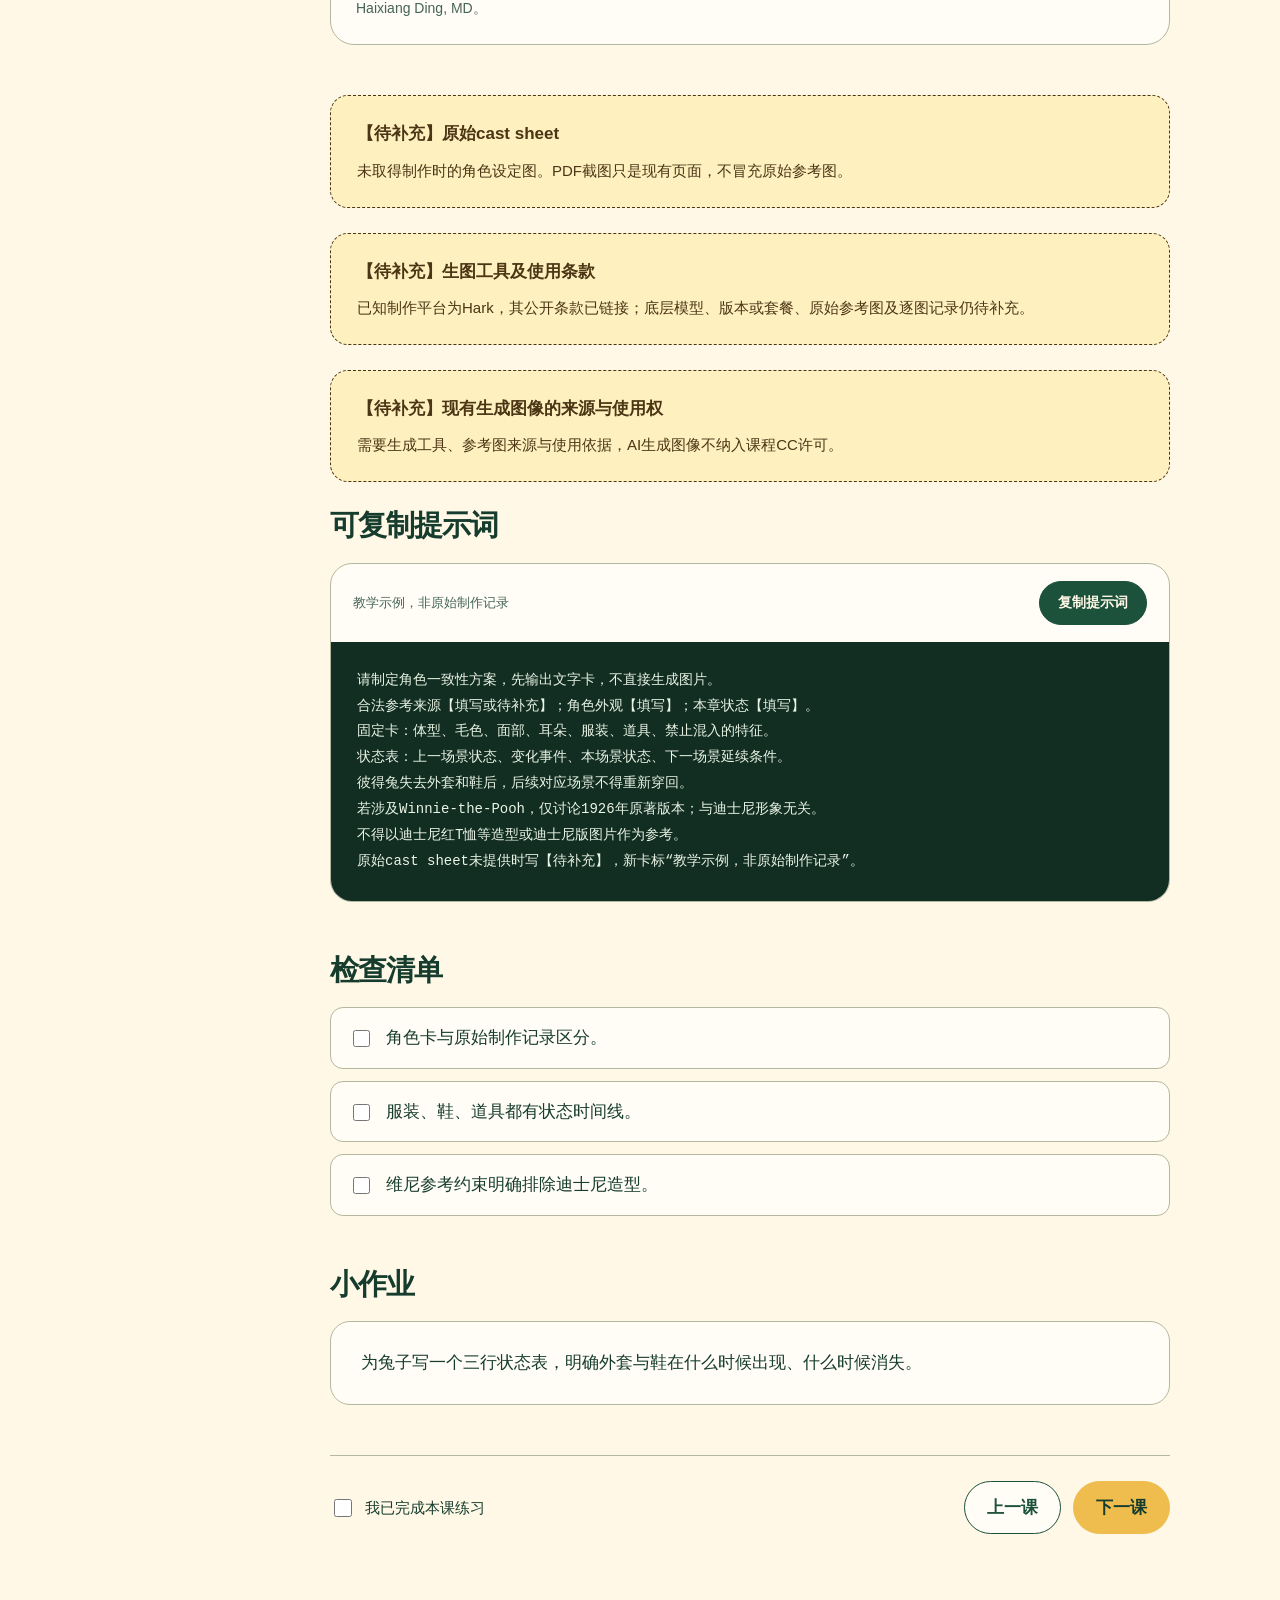
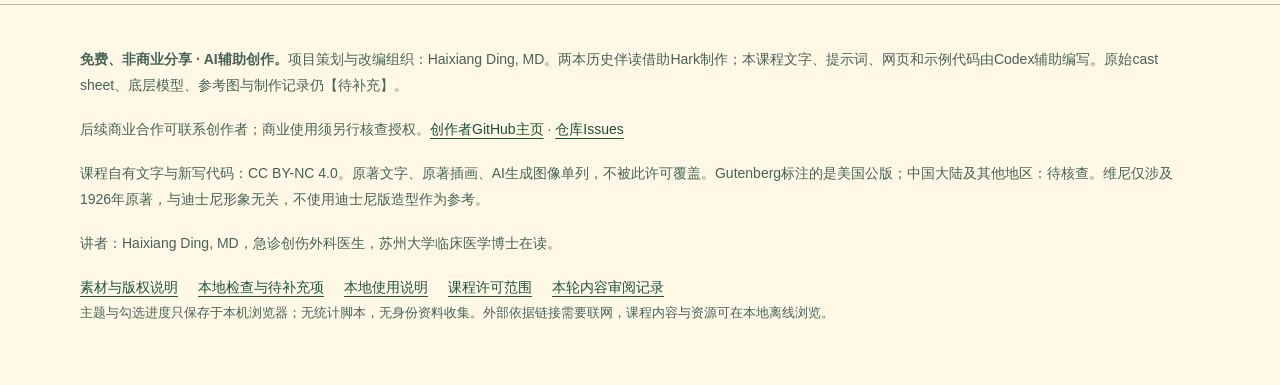
<file: course/04-角色设定与一致性v1.0.html>
<!doctype html><html lang="zh-CN"><head><meta charset="utf-8"><meta name="viewport" content="width=device-width,initial-scale=1"><meta name="description" content="从一本书到漫画伴读：12课本地静态教学网站，真实PDF案例、可复制教学提示词与可运行排版示例。"><title>角色设定与一致性 · 漫画伴读实践课</title><link rel="icon" href="../course/assets/%E8%AF%BE%E7%A8%8B%E5%9B%BE%E6%A0%87v1.0.svg" type="image/svg+xml"><link rel="stylesheet" href="../course/assets/style.css"></head><body><a class="skip" href="#main">跳到正文</a><header class="site-header"><div class="header-inner"><a class="brand" href="../index.html"><img src="../course/assets/%E8%AF%BE%E7%A8%8B%E5%9B%BE%E6%A0%87v1.0.svg" alt="" width="34" height="34"><span>漫画伴读实践课<small>READ · MAKE · REVIEW</small></span></a><nav class="main-nav" aria-label="主导航"><a href="../index.html#books">两本作品</a><a href="../index.html#curriculum">12课路径</a><a href="../index.html#about">讲者</a><a href="../index.html#faq">常见问题</a></nav><button type="button" class="theme-toggle" data-theme-toggle aria-pressed="false">切换深色</button></div><div class="progress-strip" role="progressbar" aria-label="本机学习勾选进度" aria-valuemin="0" aria-valuemax="12" aria-valuenow="0" data-progress-bar><div class="progress-fill" data-progress-fill></div></div></header><main id="main" class="wrap lesson-shell"><aside class="lesson-toc" aria-label="本课目录"><p class="toc-title">本课阅读导航</p><a href="#goals">本课目标</a><a href="#explain">讲解</a><a href="#case">真实页面案例</a><a href="#prompt">可复制提示词</a><a href="#checklist">检查清单</a><a href="#homework">小作业</a><p class="small" data-progress-text>0 / 12 课已勾选</p><a href="../index.html#curriculum">返回全部课程</a></aside><article class="lesson-content"><div class="lesson-heading"><span class="eyebrow">LESSON 04 / 11</span><h1>角色设定与一致性</h1><p class="lead">形象要稳定，状态会变化</p><p class="muted">角色卡固定外形，连续性表记录服装和道具的变化。</p></div><section class="lesson-section" id="goals"><h2>本课目标</h2><div class="goals"><p>1. 区分固定外形与章节状态。</p><p>2. 制作可供审阅的cast sheet要求。</p><p>3. 检查脱去外套后的画面连续性。</p></div></section><section class="lesson-section" id="explain"><h2>讲解</h2><div class="step"><div class="step-title"><span class="step-index">1</span><h3>固定辨识特征</h3></div><p>角色卡记录体型、毛色、耳朵、服装、主要道具及参考图来源。需要原始cast sheet时明确索取，不把PDF截图冒充制作时的参考图。新的角色卡方案标为教学示例。</p></div><div class="step"><div class="step-title"><span class="step-index">2</span><h3>给变化建立时间线</h3></div><p>固定不是永远穿同一件衣服。彼得兔在现有第2单元丢失外套和鞋，第3单元画面应承接这个状态。记录“事件前—变化—事件后”，像核对实验条件一样逐页检查。</p></div><div class="step"><div class="step-title"><span class="step-index">3</span><h3>使用允许且来源清楚的参考</h3></div><p>描述外观可以减少歧义，但不能用于规避拒绝或版权限制。维尼仅依据1926年原著讨论，与迪士尼形象无关；不使用红T恤等迪士尼版造型作为参考。</p></div></section><section class="lesson-section" id="case"><h2>真实页面案例</h2><div class="case"><figure><button type="button" data-enlarge data-caption="彼得兔漫画伴读PDF第11页实际截图，展示第三单元六格漫画" aria-label="放大：彼得兔漫画伴读PDF第11页实际截图，展示第三单元六格漫画"><img src="../course/assets/pages/%E5%BD%BC%E5%BE%97%E5%85%94%E7%AC%AC11%E9%A1%B5v1.0.webp" alt="彼得兔漫画伴读PDF第11页实际截图，展示第三单元六格漫画" loading="lazy" width="662" height="936"></button><figcaption>来源：彼得兔PDF第11页。点击放大；原内容保持不变；AI辅助历史样例，改编组织者Haixiang Ding, MD。</figcaption></figure><div><p class="case-stage">问题</p><p>第3单元是否又把外套和鞋画回去了？</p><p class="case-stage">可能原因 / 分析</p><p>模型可能只记住角色最常见的形象，忽略上一章的状态变化。</p><p class="case-stage">修正方法</p><p>本页抽样可见彼得未穿蓝外套；仍需结合第2单元末页及其他后续页逐一核对，不能据此替全书签收。</p><p class="small">本案例为局部抽样，修正方法是教学建议，不代表原PDF已经修订。</p></div></div></section><aside class="todo" id="T02"><strong>【待补充】原始cast sheet</strong><p>未取得制作时的角色设定图。PDF截图只是现有页面，不冒充原始参考图。</p></aside><aside class="todo" id="T03"><strong>【待补充】生图工具及使用条款</strong><p>已知制作平台为Hark，其公开条款已链接；底层模型、版本或套餐、原始参考图及逐图记录仍待补充。</p></aside><aside class="todo" id="T06"><strong>【待补充】现有生成图像的来源与使用权</strong><p>需要生成工具、参考图来源与使用依据，AI生成图像不纳入课程CC许可。</p></aside><section class="lesson-section" id="prompt"><h2>可复制提示词</h2><div class="prompt-card"><div class="prompt-top"><p>教学示例，非原始制作记录</p><button type="button" class="copy-button" data-copy="prompt-04">复制提示词</button></div><pre id="prompt-04">请制定角色一致性方案，先输出文字卡，不直接生成图片。
合法参考来源【填写或待补充】；角色外观【填写】；本章状态【填写】。
固定卡：体型、毛色、面部、耳朵、服装、道具、禁止混入的特征。
状态表：上一场景状态、变化事件、本场景状态、下一场景延续条件。
彼得兔失去外套和鞋后，后续对应场景不得重新穿回。
若涉及Winnie-the-Pooh，仅讨论1926年原著版本；与迪士尼形象无关。
不得以迪士尼红T恤等造型或迪士尼版图片作为参考。
原始cast sheet未提供时写【待补充】，新卡标“教学示例，非原始制作记录”。</pre></div></section><section class="lesson-section" id="checklist"><h2>检查清单</h2><ul class="checklist"><li><label><input type="checkbox">角色卡与原始制作记录区分。</label></li><li><label><input type="checkbox">服装、鞋、道具都有状态时间线。</label></li><li><label><input type="checkbox">维尼参考约束明确排除迪士尼造型。</label></li></ul></section><section class="lesson-section" id="homework"><h2>小作业</h2><div class="homework"><p>为兔子写一个三行状态表，明确外套与鞋在什么时候出现、什么时候消失。</p></div></section><div class="lesson-footer"><label class="complete-label"><input type="checkbox" data-complete="4">我已完成本课练习</label><div class="lesson-pagination"><a class="button secondary" href="03-%E6%8B%86%E7%AB%A0%E4%B8%8E%E6%94%B9%E7%BC%96v1.0.html">上一课</a><a class="button honey" href="05-AI%E7%94%9F%E5%9B%BE%E5%AE%9E%E6%88%98v1.0.html">下一课</a></div></div></article></main><footer><div class="wrap"><p><strong>免费、非商业分享 · AI辅助创作。</strong>项目策划与改编组织：Haixiang Ding, MD。两本历史伴读借助Hark制作；本课程文字、提示词、网页和示例代码由Codex辅助编写。原始cast sheet、底层模型、参考图与制作记录仍【待补充】。</p><p>后续商业合作可联系创作者；商业使用须另行核查授权。<a href="https://github.com/TUANZIDING">创作者GitHub主页</a> · <a href="https://github.com/TUANZIDING/comic-companion-course/issues">仓库Issues</a></p><p>课程自有文字与新写代码：CC BY-NC 4.0。原著文字、原著插画、AI生成图像单列，不被此许可覆盖。Gutenberg标注的是美国公版；中国大陆及其他地区：待核查。维尼仅涉及1926年原著，与迪士尼形象无关，不使用迪士尼版造型作为参考。</p><p>讲者：Haixiang Ding, MD，急诊创伤外科医生，苏州大学临床医学博士在读。</p><div class="footer-links"><a href="../docs/%E7%B4%A0%E6%9D%90%E4%B8%8E%E7%89%88%E6%9D%83%E8%AF%B4%E6%98%8Ev1.2.md">素材与版权说明</a><a href="../docs/%E4%BA%A4%E4%BB%98%E6%A3%80%E6%9F%A5v1.1.md">本地检查与待补充项</a><a href="../README.md">本地使用说明</a><a href="../LICENSE">课程许可范围</a><a href="../docs/%E5%86%85%E5%AE%B9%E5%AE%A1%E9%98%85%E4%B8%8E%E5%8F%91%E5%B8%83%E8%AE%B0%E5%BD%95v1.1.md">本轮内容审阅记录</a></div><p class="privacy-note">主题与勾选进度只保存于本机浏览器；无统计脚本，无身份资料收集。外部依据链接需要联网，课程内容与资源可在本地离线浏览。</p></div></footer><dialog data-gallery-dialog aria-label="页面截图放大预览"><div class="dialog-top"><p data-dialog-caption>真实PDF页面预览</p><button type="button" data-close-dialog>关闭预览</button></div><img class="dialog-image" src="../course/assets/%E8%AF%BE%E7%A8%8B%E5%9B%BE%E6%A0%87v1.0.svg" alt="待选择的页面截图"></dialog><div class="status" role="status" aria-live="polite" data-status></div><script src="../course/assets/%E8%AF%BE%E7%A8%8B%E4%BA%A4%E4%BA%92v1.0.js" defer></script></body></html>
</file>
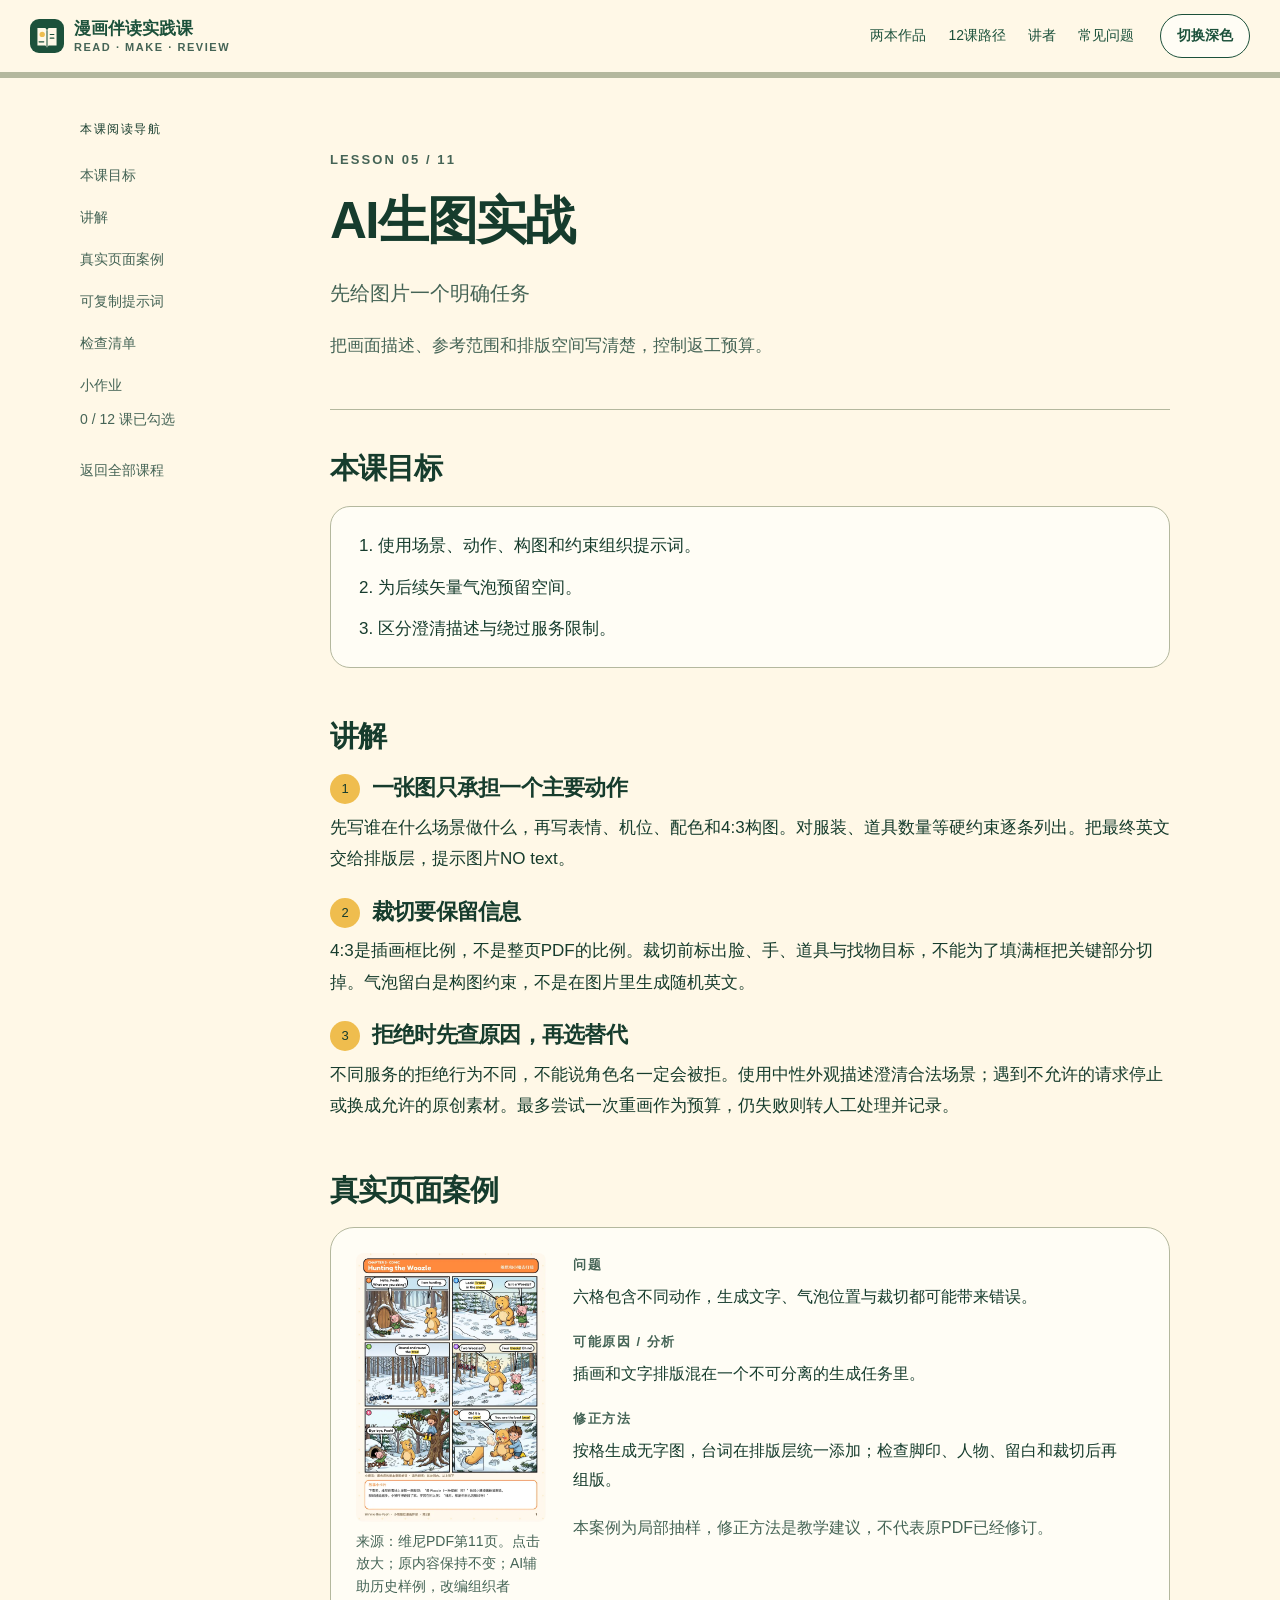
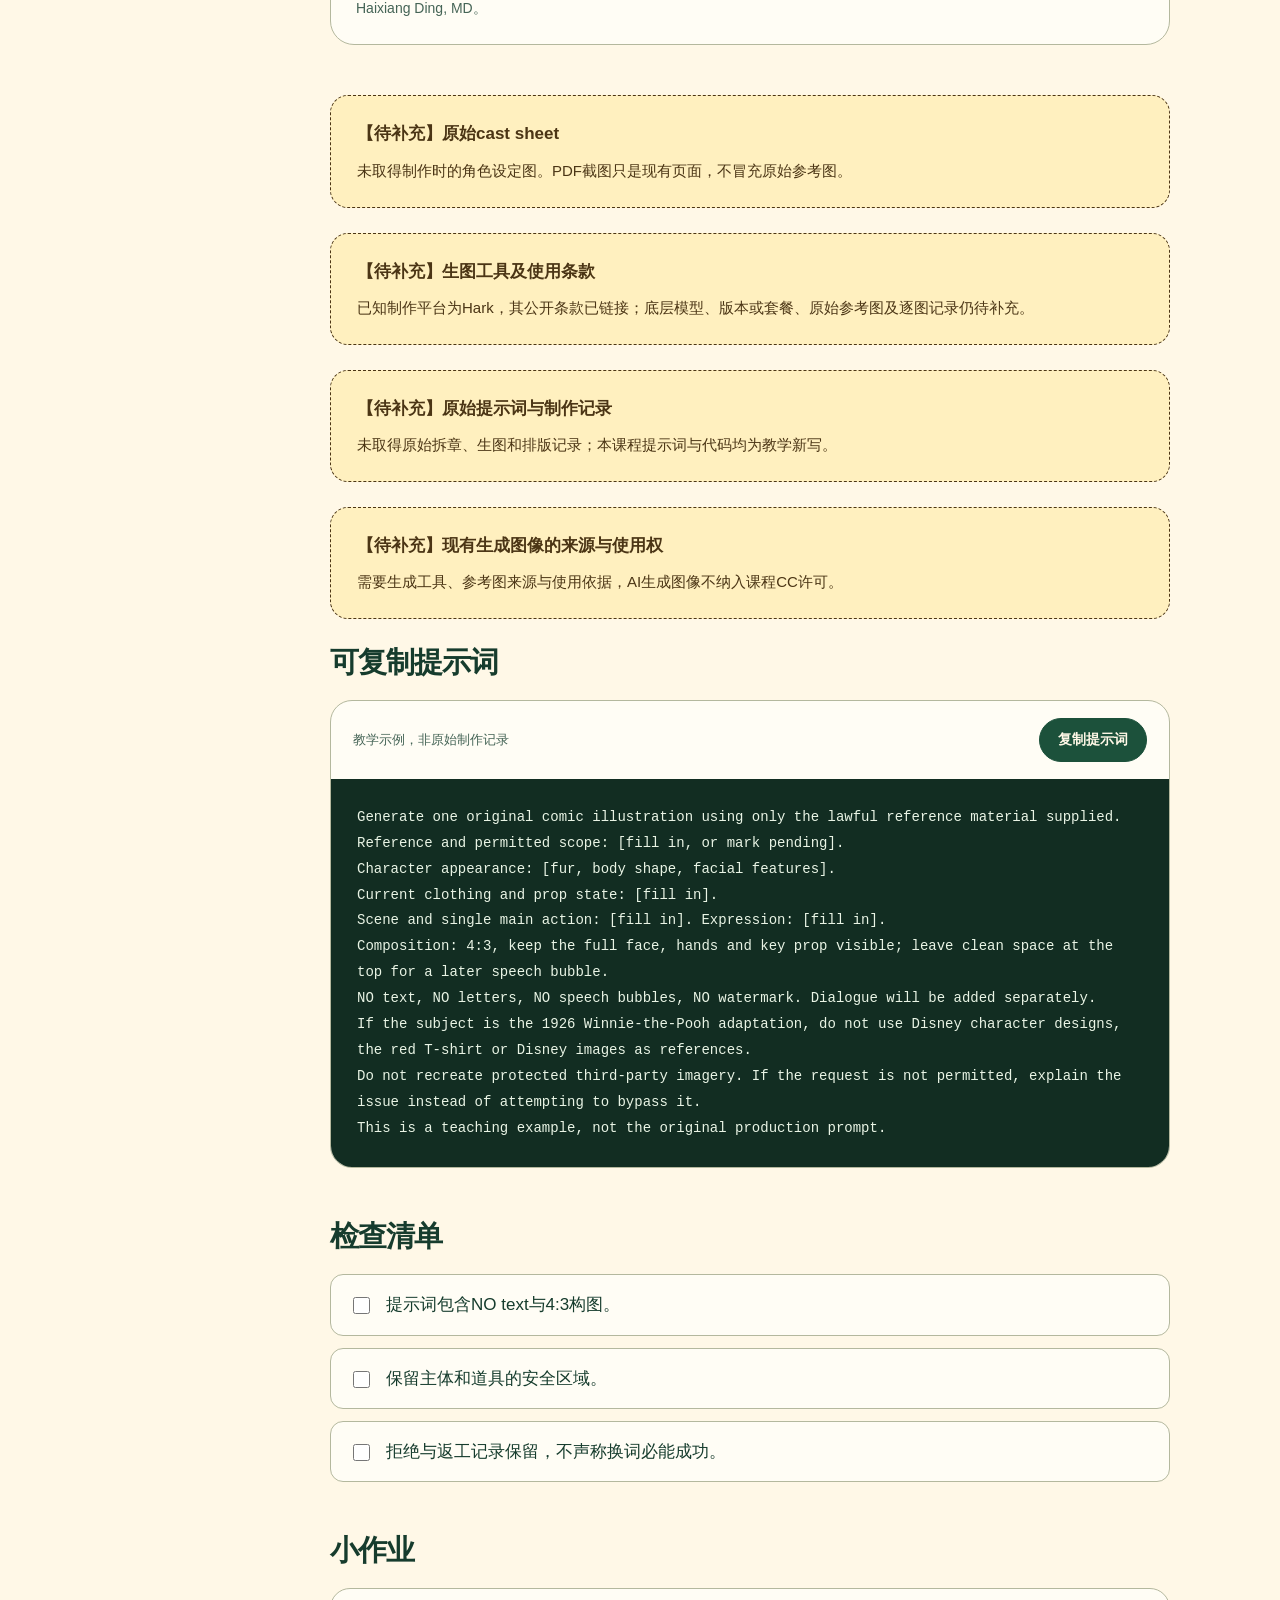
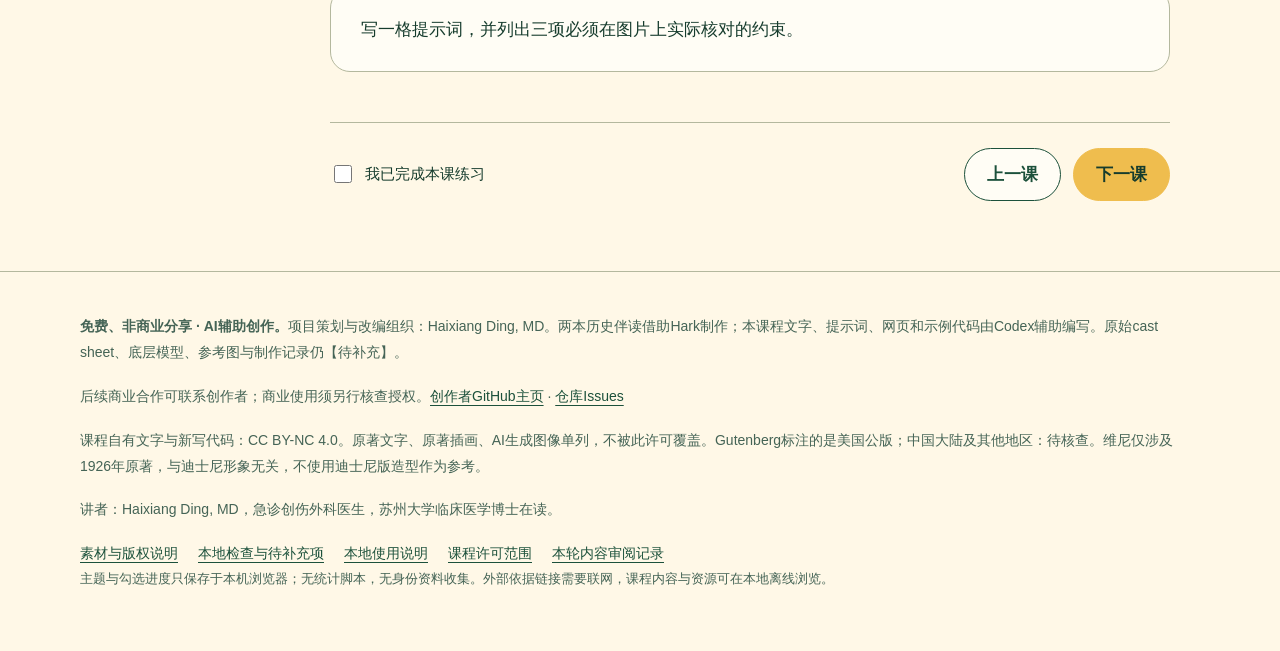
<file: course/05-AI生图实战v1.0.html>
<!doctype html><html lang="zh-CN"><head><meta charset="utf-8"><meta name="viewport" content="width=device-width,initial-scale=1"><meta name="description" content="从一本书到漫画伴读：12课本地静态教学网站，真实PDF案例、可复制教学提示词与可运行排版示例。"><title>AI生图实战 · 漫画伴读实践课</title><link rel="icon" href="../course/assets/%E8%AF%BE%E7%A8%8B%E5%9B%BE%E6%A0%87v1.0.svg" type="image/svg+xml"><link rel="stylesheet" href="../course/assets/style.css"></head><body><a class="skip" href="#main">跳到正文</a><header class="site-header"><div class="header-inner"><a class="brand" href="../index.html"><img src="../course/assets/%E8%AF%BE%E7%A8%8B%E5%9B%BE%E6%A0%87v1.0.svg" alt="" width="34" height="34"><span>漫画伴读实践课<small>READ · MAKE · REVIEW</small></span></a><nav class="main-nav" aria-label="主导航"><a href="../index.html#books">两本作品</a><a href="../index.html#curriculum">12课路径</a><a href="../index.html#about">讲者</a><a href="../index.html#faq">常见问题</a></nav><button type="button" class="theme-toggle" data-theme-toggle aria-pressed="false">切换深色</button></div><div class="progress-strip" role="progressbar" aria-label="本机学习勾选进度" aria-valuemin="0" aria-valuemax="12" aria-valuenow="0" data-progress-bar><div class="progress-fill" data-progress-fill></div></div></header><main id="main" class="wrap lesson-shell"><aside class="lesson-toc" aria-label="本课目录"><p class="toc-title">本课阅读导航</p><a href="#goals">本课目标</a><a href="#explain">讲解</a><a href="#case">真实页面案例</a><a href="#prompt">可复制提示词</a><a href="#checklist">检查清单</a><a href="#homework">小作业</a><p class="small" data-progress-text>0 / 12 课已勾选</p><a href="../index.html#curriculum">返回全部课程</a></aside><article class="lesson-content"><div class="lesson-heading"><span class="eyebrow">LESSON 05 / 11</span><h1>AI生图实战</h1><p class="lead">先给图片一个明确任务</p><p class="muted">把画面描述、参考范围和排版空间写清楚，控制返工预算。</p></div><section class="lesson-section" id="goals"><h2>本课目标</h2><div class="goals"><p>1. 使用场景、动作、构图和约束组织提示词。</p><p>2. 为后续矢量气泡预留空间。</p><p>3. 区分澄清描述与绕过服务限制。</p></div></section><section class="lesson-section" id="explain"><h2>讲解</h2><div class="step"><div class="step-title"><span class="step-index">1</span><h3>一张图只承担一个主要动作</h3></div><p>先写谁在什么场景做什么，再写表情、机位、配色和4:3构图。对服装、道具数量等硬约束逐条列出。把最终英文交给排版层，提示图片NO text。</p></div><div class="step"><div class="step-title"><span class="step-index">2</span><h3>裁切要保留信息</h3></div><p>4:3是插画框比例，不是整页PDF的比例。裁切前标出脸、手、道具与找物目标，不能为了填满框把关键部分切掉。气泡留白是构图约束，不是在图片里生成随机英文。</p></div><div class="step"><div class="step-title"><span class="step-index">3</span><h3>拒绝时先查原因，再选替代</h3></div><p>不同服务的拒绝行为不同，不能说角色名一定会被拒。使用中性外观描述澄清合法场景；遇到不允许的请求停止或换成允许的原创素材。最多尝试一次重画作为预算，仍失败则转人工处理并记录。</p></div></section><section class="lesson-section" id="case"><h2>真实页面案例</h2><div class="case"><figure><button type="button" data-enlarge data-caption="维尼漫画伴读PDF第11页实际截图，展示第三单元六格漫画" aria-label="放大：维尼漫画伴读PDF第11页实际截图，展示第三单元六格漫画"><img src="../course/assets/pages/%E7%BB%B4%E5%B0%BC%E7%AC%AC11%E9%A1%B5v1.0.webp" alt="维尼漫画伴读PDF第11页实际截图，展示第三单元六格漫画" loading="lazy" width="662" height="936"></button><figcaption>来源：维尼PDF第11页。点击放大；原内容保持不变；AI辅助历史样例，改编组织者Haixiang Ding, MD。</figcaption></figure><div><p class="case-stage">问题</p><p>六格包含不同动作，生成文字、气泡位置与裁切都可能带来错误。</p><p class="case-stage">可能原因 / 分析</p><p>插画和文字排版混在一个不可分离的生成任务里。</p><p class="case-stage">修正方法</p><p>按格生成无字图，台词在排版层统一添加；检查脚印、人物、留白和裁切后再组版。</p><p class="small">本案例为局部抽样，修正方法是教学建议，不代表原PDF已经修订。</p></div></div></section><aside class="todo" id="T02"><strong>【待补充】原始cast sheet</strong><p>未取得制作时的角色设定图。PDF截图只是现有页面，不冒充原始参考图。</p></aside><aside class="todo" id="T03"><strong>【待补充】生图工具及使用条款</strong><p>已知制作平台为Hark，其公开条款已链接；底层模型、版本或套餐、原始参考图及逐图记录仍待补充。</p></aside><aside class="todo" id="T04"><strong>【待补充】原始提示词与制作记录</strong><p>未取得原始拆章、生图和排版记录；本课程提示词与代码均为教学新写。</p></aside><aside class="todo" id="T06"><strong>【待补充】现有生成图像的来源与使用权</strong><p>需要生成工具、参考图来源与使用依据，AI生成图像不纳入课程CC许可。</p></aside><section class="lesson-section" id="prompt"><h2>可复制提示词</h2><div class="prompt-card"><div class="prompt-top"><p>教学示例，非原始制作记录</p><button type="button" class="copy-button" data-copy="prompt-05">复制提示词</button></div><pre id="prompt-05">Generate one original comic illustration using only the lawful reference material supplied.
Reference and permitted scope: [fill in, or mark pending].
Character appearance: [fur, body shape, facial features].
Current clothing and prop state: [fill in].
Scene and single main action: [fill in]. Expression: [fill in].
Composition: 4:3, keep the full face, hands and key prop visible; leave clean space at the top for a later speech bubble.
NO text, NO letters, NO speech bubbles, NO watermark. Dialogue will be added separately.
If the subject is the 1926 Winnie-the-Pooh adaptation, do not use Disney character designs, the red T-shirt or Disney images as references.
Do not recreate protected third-party imagery. If the request is not permitted, explain the issue instead of attempting to bypass it.
This is a teaching example, not the original production prompt.</pre></div></section><section class="lesson-section" id="checklist"><h2>检查清单</h2><ul class="checklist"><li><label><input type="checkbox">提示词包含NO text与4:3构图。</label></li><li><label><input type="checkbox">保留主体和道具的安全区域。</label></li><li><label><input type="checkbox">拒绝与返工记录保留，不声称换词必能成功。</label></li></ul></section><section class="lesson-section" id="homework"><h2>小作业</h2><div class="homework"><p>写一格提示词，并列出三项必须在图片上实际核对的约束。</p></div></section><div class="lesson-footer"><label class="complete-label"><input type="checkbox" data-complete="5">我已完成本课练习</label><div class="lesson-pagination"><a class="button secondary" href="04-%E8%A7%92%E8%89%B2%E8%AE%BE%E5%AE%9A%E4%B8%8E%E4%B8%80%E8%87%B4%E6%80%A7v1.0.html">上一课</a><a class="button honey" href="06-%E4%BA%94%E9%A1%B5%E7%89%88%E5%BC%8F%E8%AE%BE%E8%AE%A1v1.0.html">下一课</a></div></div></article></main><footer><div class="wrap"><p><strong>免费、非商业分享 · AI辅助创作。</strong>项目策划与改编组织：Haixiang Ding, MD。两本历史伴读借助Hark制作；本课程文字、提示词、网页和示例代码由Codex辅助编写。原始cast sheet、底层模型、参考图与制作记录仍【待补充】。</p><p>后续商业合作可联系创作者；商业使用须另行核查授权。<a href="https://github.com/TUANZIDING">创作者GitHub主页</a> · <a href="https://github.com/TUANZIDING/comic-companion-course/issues">仓库Issues</a></p><p>课程自有文字与新写代码：CC BY-NC 4.0。原著文字、原著插画、AI生成图像单列，不被此许可覆盖。Gutenberg标注的是美国公版；中国大陆及其他地区：待核查。维尼仅涉及1926年原著，与迪士尼形象无关，不使用迪士尼版造型作为参考。</p><p>讲者：Haixiang Ding, MD，急诊创伤外科医生，苏州大学临床医学博士在读。</p><div class="footer-links"><a href="../docs/%E7%B4%A0%E6%9D%90%E4%B8%8E%E7%89%88%E6%9D%83%E8%AF%B4%E6%98%8Ev1.2.md">素材与版权说明</a><a href="../docs/%E4%BA%A4%E4%BB%98%E6%A3%80%E6%9F%A5v1.1.md">本地检查与待补充项</a><a href="../README.md">本地使用说明</a><a href="../LICENSE">课程许可范围</a><a href="../docs/%E5%86%85%E5%AE%B9%E5%AE%A1%E9%98%85%E4%B8%8E%E5%8F%91%E5%B8%83%E8%AE%B0%E5%BD%95v1.1.md">本轮内容审阅记录</a></div><p class="privacy-note">主题与勾选进度只保存于本机浏览器；无统计脚本，无身份资料收集。外部依据链接需要联网，课程内容与资源可在本地离线浏览。</p></div></footer><dialog data-gallery-dialog aria-label="页面截图放大预览"><div class="dialog-top"><p data-dialog-caption>真实PDF页面预览</p><button type="button" data-close-dialog>关闭预览</button></div><img class="dialog-image" src="../course/assets/%E8%AF%BE%E7%A8%8B%E5%9B%BE%E6%A0%87v1.0.svg" alt="待选择的页面截图"></dialog><div class="status" role="status" aria-live="polite" data-status></div><script src="../course/assets/%E8%AF%BE%E7%A8%8B%E4%BA%A4%E4%BA%92v1.0.js" defer></script></body></html>
</file>
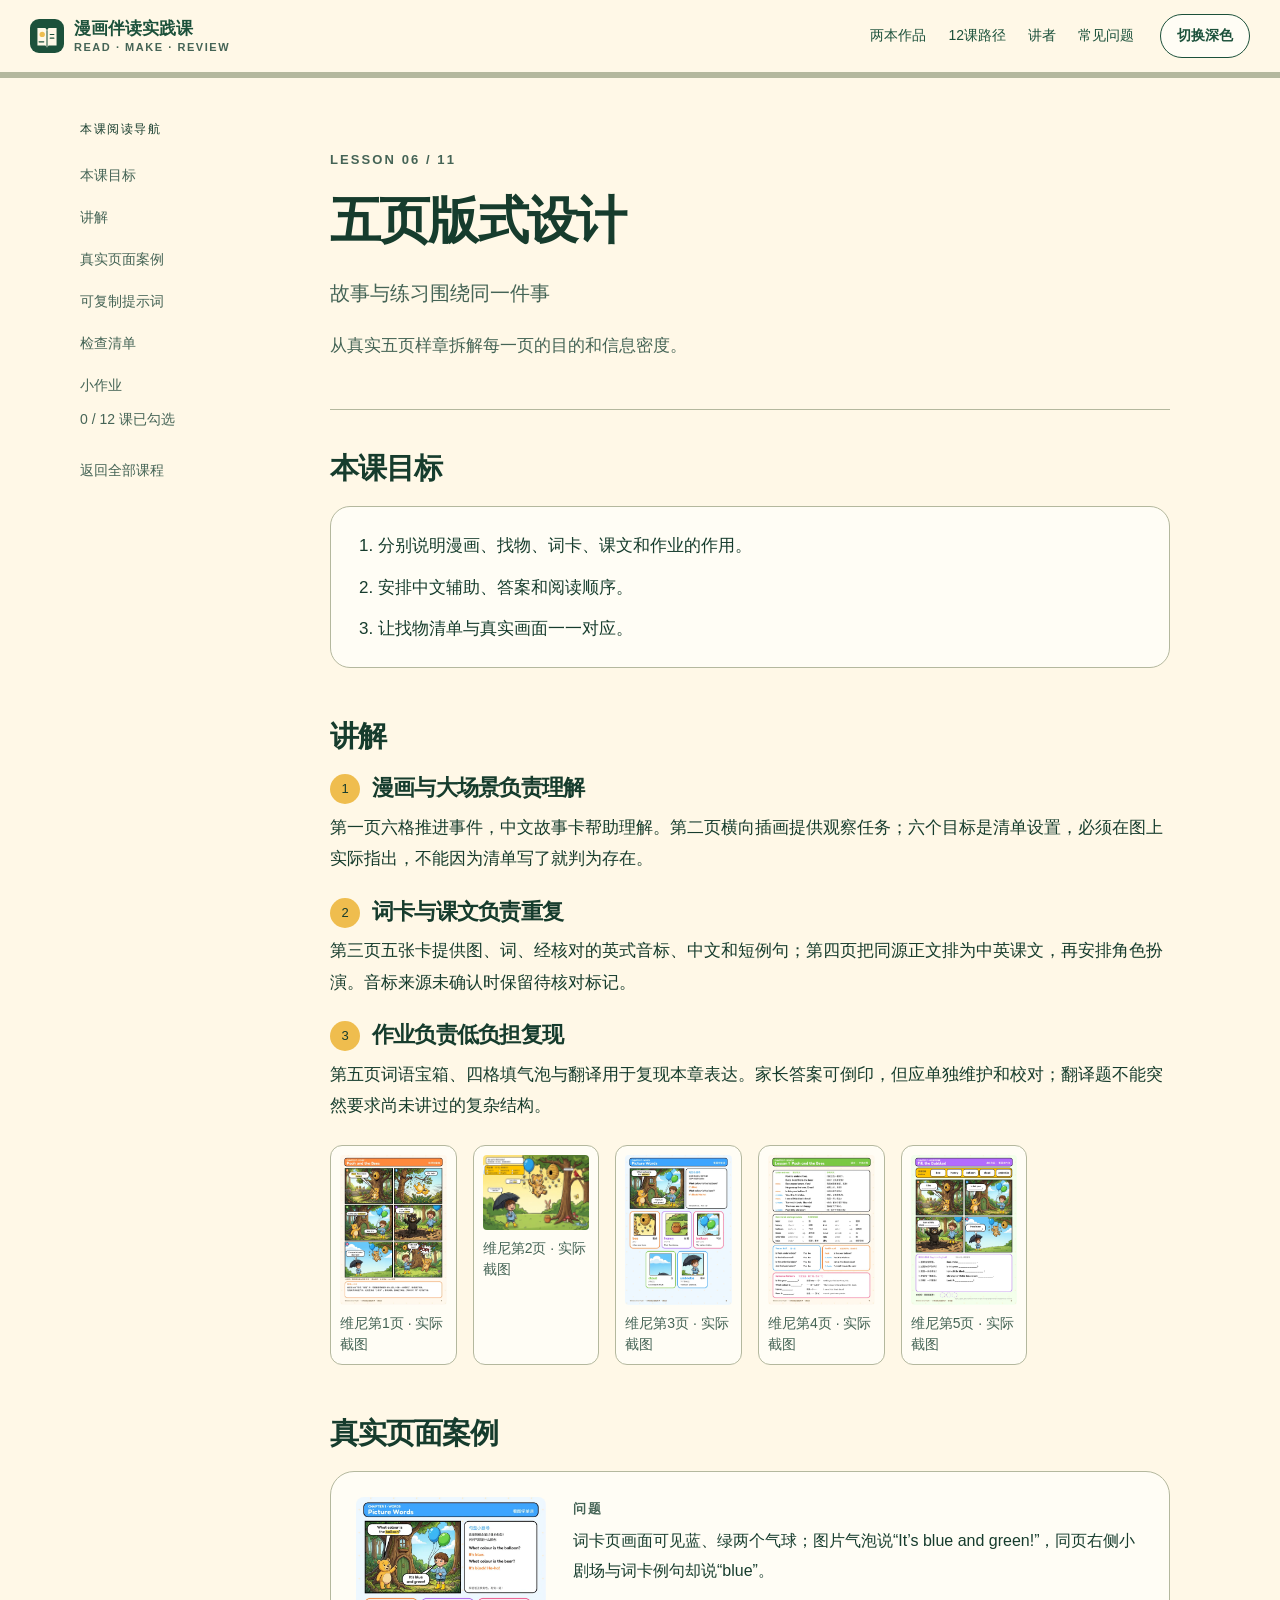
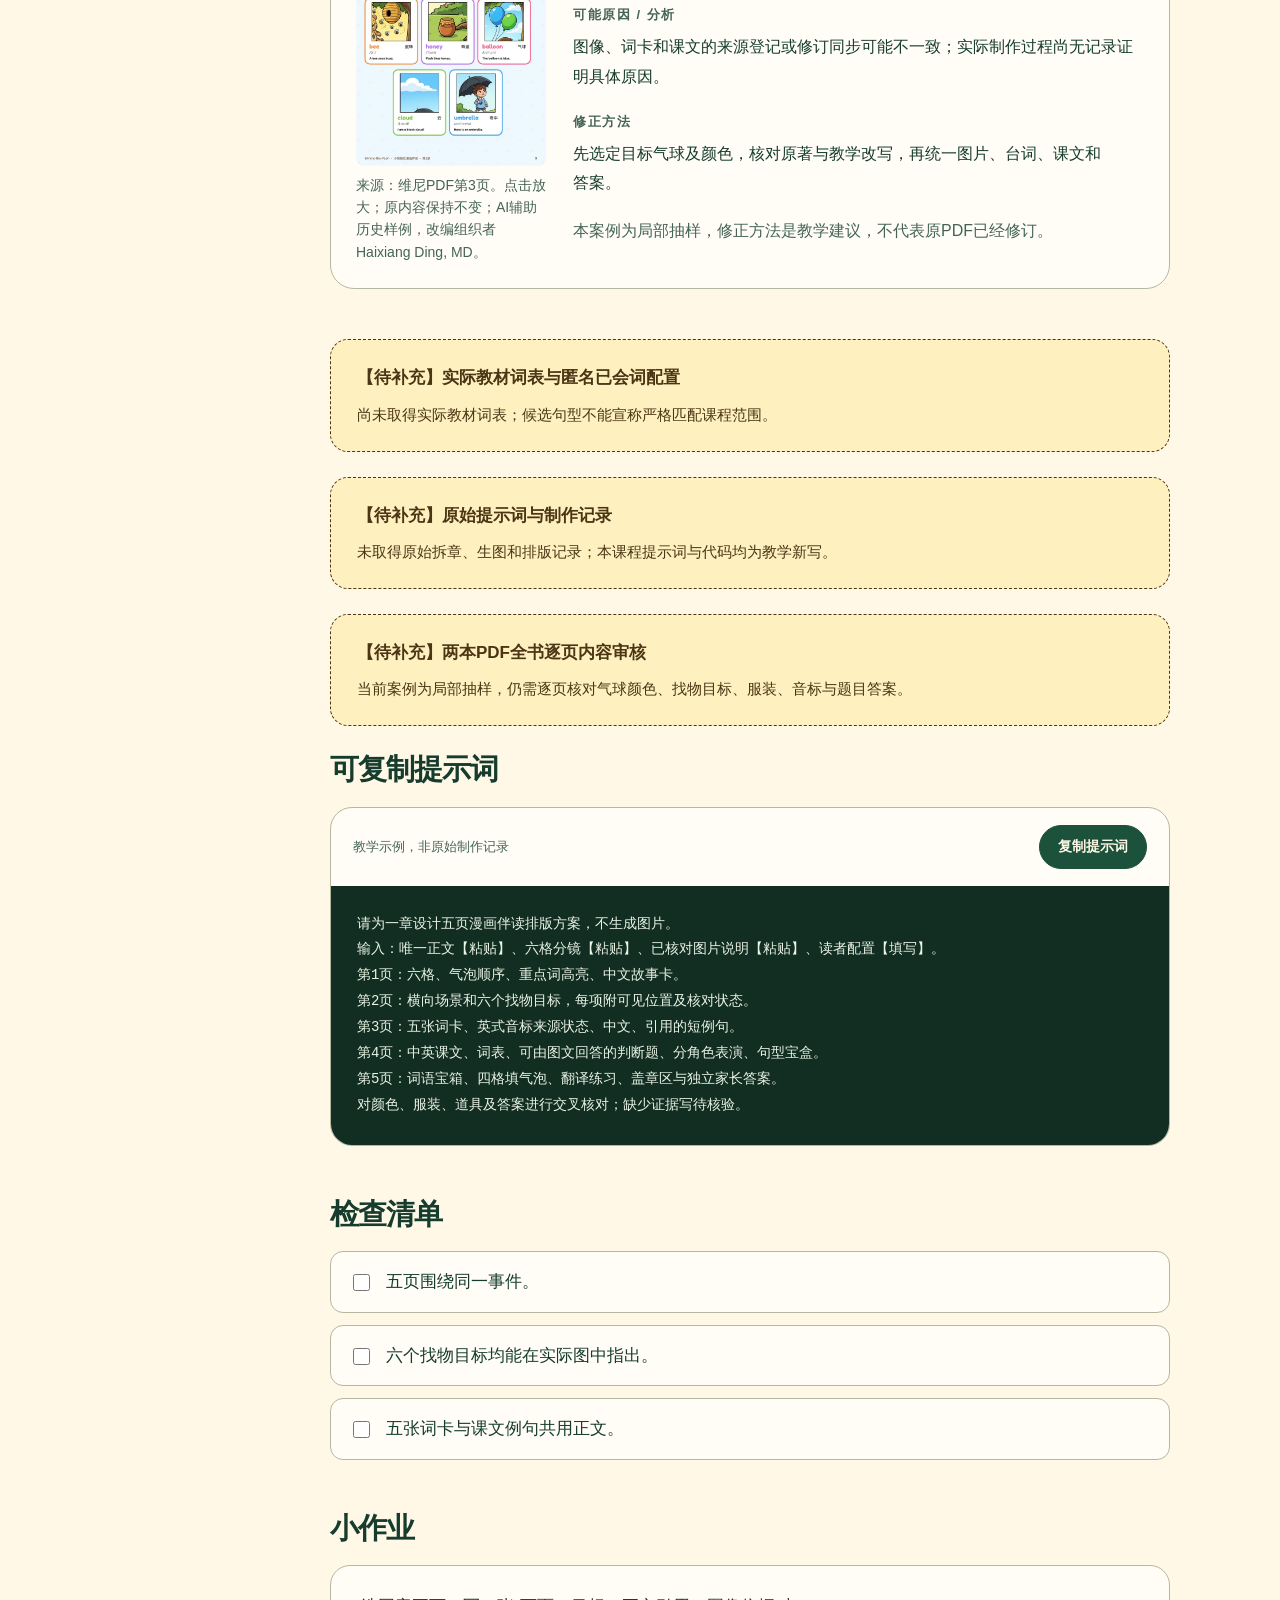
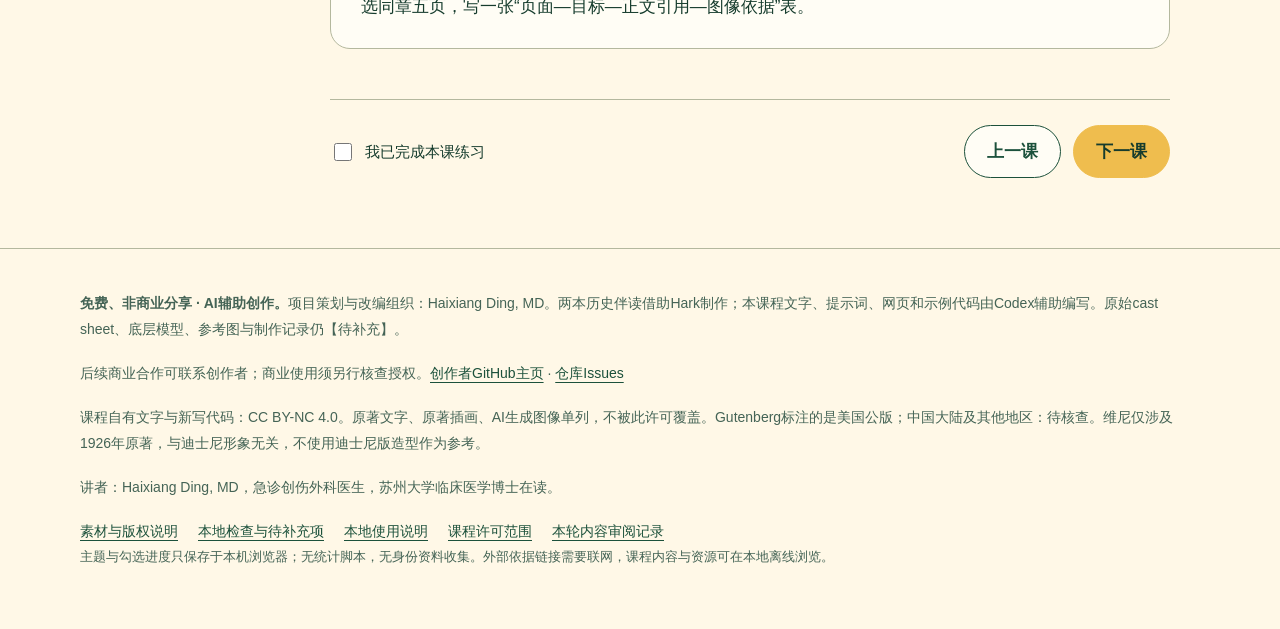
<file: course/06-五页版式设计v1.0.html>
<!doctype html><html lang="zh-CN"><head><meta charset="utf-8"><meta name="viewport" content="width=device-width,initial-scale=1"><meta name="description" content="从一本书到漫画伴读：12课本地静态教学网站，真实PDF案例、可复制教学提示词与可运行排版示例。"><title>五页版式设计 · 漫画伴读实践课</title><link rel="icon" href="../course/assets/%E8%AF%BE%E7%A8%8B%E5%9B%BE%E6%A0%87v1.0.svg" type="image/svg+xml"><link rel="stylesheet" href="../course/assets/style.css"></head><body><a class="skip" href="#main">跳到正文</a><header class="site-header"><div class="header-inner"><a class="brand" href="../index.html"><img src="../course/assets/%E8%AF%BE%E7%A8%8B%E5%9B%BE%E6%A0%87v1.0.svg" alt="" width="34" height="34"><span>漫画伴读实践课<small>READ · MAKE · REVIEW</small></span></a><nav class="main-nav" aria-label="主导航"><a href="../index.html#books">两本作品</a><a href="../index.html#curriculum">12课路径</a><a href="../index.html#about">讲者</a><a href="../index.html#faq">常见问题</a></nav><button type="button" class="theme-toggle" data-theme-toggle aria-pressed="false">切换深色</button></div><div class="progress-strip" role="progressbar" aria-label="本机学习勾选进度" aria-valuemin="0" aria-valuemax="12" aria-valuenow="0" data-progress-bar><div class="progress-fill" data-progress-fill></div></div></header><main id="main" class="wrap lesson-shell"><aside class="lesson-toc" aria-label="本课目录"><p class="toc-title">本课阅读导航</p><a href="#goals">本课目标</a><a href="#explain">讲解</a><a href="#case">真实页面案例</a><a href="#prompt">可复制提示词</a><a href="#checklist">检查清单</a><a href="#homework">小作业</a><p class="small" data-progress-text>0 / 12 课已勾选</p><a href="../index.html#curriculum">返回全部课程</a></aside><article class="lesson-content"><div class="lesson-heading"><span class="eyebrow">LESSON 06 / 11</span><h1>五页版式设计</h1><p class="lead">故事与练习围绕同一件事</p><p class="muted">从真实五页样章拆解每一页的目的和信息密度。</p></div><section class="lesson-section" id="goals"><h2>本课目标</h2><div class="goals"><p>1. 分别说明漫画、找物、词卡、课文和作业的作用。</p><p>2. 安排中文辅助、答案和阅读顺序。</p><p>3. 让找物清单与真实画面一一对应。</p></div></section><section class="lesson-section" id="explain"><h2>讲解</h2><div class="step"><div class="step-title"><span class="step-index">1</span><h3>漫画与大场景负责理解</h3></div><p>第一页六格推进事件，中文故事卡帮助理解。第二页横向插画提供观察任务；六个目标是清单设置，必须在图上实际指出，不能因为清单写了就判为存在。</p></div><div class="step"><div class="step-title"><span class="step-index">2</span><h3>词卡与课文负责重复</h3></div><p>第三页五张卡提供图、词、经核对的英式音标、中文和短例句；第四页把同源正文排为中英课文，再安排角色扮演。音标来源未确认时保留待核对标记。</p></div><div class="step"><div class="step-title"><span class="step-index">3</span><h3>作业负责低负担复现</h3></div><p>第五页词语宝箱、四格填气泡与翻译用于复现本章表达。家长答案可倒印，但应单独维护和校对；翻译题不能突然要求尚未讲过的复杂结构。</p></div><div class="gallery"><figure class="gallery-item"><button type="button" data-enlarge data-caption="维尼漫画伴读PDF第1页实际截图，展示六格漫画与中文故事卡" aria-label="放大：维尼漫画伴读PDF第1页实际截图，展示六格漫画与中文故事卡"><img src="../course/assets/pages/%E7%BB%B4%E5%B0%BC%E7%AC%AC01%E9%A1%B5v1.0.webp" alt="维尼漫画伴读PDF第1页实际截图，展示六格漫画与中文故事卡" loading="lazy" width="662" height="936"></button><figcaption>维尼第1页 · 实际截图</figcaption></figure><figure class="gallery-item"><button type="button" data-enlarge data-caption="维尼漫画伴读PDF第2页实际截图，展示横向场景与找物清单" aria-label="放大：维尼漫画伴读PDF第2页实际截图，展示横向场景与找物清单"><img src="../course/assets/pages/%E7%BB%B4%E5%B0%BC%E7%AC%AC02%E9%A1%B5v1.0.webp" alt="维尼漫画伴读PDF第2页实际截图，展示横向场景与找物清单" loading="lazy" width="936" height="662"></button><figcaption>维尼第2页 · 实际截图</figcaption></figure><figure class="gallery-item"><button type="button" data-enlarge data-caption="维尼漫画伴读PDF第3页实际截图，展示词卡与句型小剧场" aria-label="放大：维尼漫画伴读PDF第3页实际截图，展示词卡与句型小剧场"><img src="../course/assets/pages/%E7%BB%B4%E5%B0%BC%E7%AC%AC03%E9%A1%B5v1.0.webp" alt="维尼漫画伴读PDF第3页实际截图，展示词卡与句型小剧场" loading="lazy" width="662" height="936"></button><figcaption>维尼第3页 · 实际截图</figcaption></figure><figure class="gallery-item"><button type="button" data-enlarge data-caption="维尼漫画伴读PDF第4页实际截图，展示中英课文与判断题" aria-label="放大：维尼漫画伴读PDF第4页实际截图，展示中英课文与判断题"><img src="../course/assets/pages/%E7%BB%B4%E5%B0%BC%E7%AC%AC04%E9%A1%B5v1.0.webp" alt="维尼漫画伴读PDF第4页实际截图，展示中英课文与判断题" loading="lazy" width="662" height="936"></button><figcaption>维尼第4页 · 实际截图</figcaption></figure><figure class="gallery-item"><button type="button" data-enlarge data-caption="维尼漫画伴读PDF第5页实际截图，展示填气泡作业与家长答案" aria-label="放大：维尼漫画伴读PDF第5页实际截图，展示填气泡作业与家长答案"><img src="../course/assets/pages/%E7%BB%B4%E5%B0%BC%E7%AC%AC05%E9%A1%B5v1.0.webp" alt="维尼漫画伴读PDF第5页实际截图，展示填气泡作业与家长答案" loading="lazy" width="662" height="936"></button><figcaption>维尼第5页 · 实际截图</figcaption></figure></div></section><section class="lesson-section" id="case"><h2>真实页面案例</h2><div class="case"><figure><button type="button" data-enlarge data-caption="维尼漫画伴读PDF第3页实际截图，展示词卡与句型小剧场" aria-label="放大：维尼漫画伴读PDF第3页实际截图，展示词卡与句型小剧场"><img src="../course/assets/pages/%E7%BB%B4%E5%B0%BC%E7%AC%AC03%E9%A1%B5v1.0.webp" alt="维尼漫画伴读PDF第3页实际截图，展示词卡与句型小剧场" loading="lazy" width="662" height="936"></button><figcaption>来源：维尼PDF第3页。点击放大；原内容保持不变；AI辅助历史样例，改编组织者Haixiang Ding, MD。</figcaption></figure><div><p class="case-stage">问题</p><p>词卡页画面可见蓝、绿两个气球；图片气泡说“It’s blue and green!”，同页右侧小剧场与词卡例句却说“blue”。</p><p class="case-stage">可能原因 / 分析</p><p>图像、词卡和课文的来源登记或修订同步可能不一致；实际制作过程尚无记录证明具体原因。</p><p class="case-stage">修正方法</p><p>先选定目标气球及颜色，核对原著与教学改写，再统一图片、台词、课文和答案。</p><p class="small">本案例为局部抽样，修正方法是教学建议，不代表原PDF已经修订。</p></div></div></section><aside class="todo" id="T01"><strong>【待补充】实际教材词表与匿名已会词配置</strong><p>尚未取得实际教材词表；候选句型不能宣称严格匹配课程范围。</p></aside><aside class="todo" id="T04"><strong>【待补充】原始提示词与制作记录</strong><p>未取得原始拆章、生图和排版记录；本课程提示词与代码均为教学新写。</p></aside><aside class="todo" id="T07"><strong>【待补充】两本PDF全书逐页内容审核</strong><p>当前案例为局部抽样，仍需逐页核对气球颜色、找物目标、服装、音标与题目答案。</p></aside><section class="lesson-section" id="prompt"><h2>可复制提示词</h2><div class="prompt-card"><div class="prompt-top"><p>教学示例，非原始制作记录</p><button type="button" class="copy-button" data-copy="prompt-06">复制提示词</button></div><pre id="prompt-06">请为一章设计五页漫画伴读排版方案，不生成图片。
输入：唯一正文【粘贴】、六格分镜【粘贴】、已核对图片说明【粘贴】、读者配置【填写】。
第1页：六格、气泡顺序、重点词高亮、中文故事卡。
第2页：横向场景和六个找物目标，每项附可见位置及核对状态。
第3页：五张词卡、英式音标来源状态、中文、引用的短例句。
第4页：中英课文、词表、可由图文回答的判断题、分角色表演、句型宝盒。
第5页：词语宝箱、四格填气泡、翻译练习、盖章区与独立家长答案。
对颜色、服装、道具及答案进行交叉核对；缺少证据写待核验。</pre></div></section><section class="lesson-section" id="checklist"><h2>检查清单</h2><ul class="checklist"><li><label><input type="checkbox">五页围绕同一事件。</label></li><li><label><input type="checkbox">六个找物目标均能在实际图中指出。</label></li><li><label><input type="checkbox">五张词卡与课文例句共用正文。</label></li></ul></section><section class="lesson-section" id="homework"><h2>小作业</h2><div class="homework"><p>选同章五页，写一张“页面—目标—正文引用—图像依据”表。</p></div></section><div class="lesson-footer"><label class="complete-label"><input type="checkbox" data-complete="6">我已完成本课练习</label><div class="lesson-pagination"><a class="button secondary" href="05-AI%E7%94%9F%E5%9B%BE%E5%AE%9E%E6%88%98v1.0.html">上一课</a><a class="button honey" href="07-%E8%87%AA%E5%8A%A8%E6%8E%92%E7%89%88v1.0.html">下一课</a></div></div></article></main><footer><div class="wrap"><p><strong>免费、非商业分享 · AI辅助创作。</strong>项目策划与改编组织：Haixiang Ding, MD。两本历史伴读借助Hark制作；本课程文字、提示词、网页和示例代码由Codex辅助编写。原始cast sheet、底层模型、参考图与制作记录仍【待补充】。</p><p>后续商业合作可联系创作者；商业使用须另行核查授权。<a href="https://github.com/TUANZIDING">创作者GitHub主页</a> · <a href="https://github.com/TUANZIDING/comic-companion-course/issues">仓库Issues</a></p><p>课程自有文字与新写代码：CC BY-NC 4.0。原著文字、原著插画、AI生成图像单列，不被此许可覆盖。Gutenberg标注的是美国公版；中国大陆及其他地区：待核查。维尼仅涉及1926年原著，与迪士尼形象无关，不使用迪士尼版造型作为参考。</p><p>讲者：Haixiang Ding, MD，急诊创伤外科医生，苏州大学临床医学博士在读。</p><div class="footer-links"><a href="../docs/%E7%B4%A0%E6%9D%90%E4%B8%8E%E7%89%88%E6%9D%83%E8%AF%B4%E6%98%8Ev1.2.md">素材与版权说明</a><a href="../docs/%E4%BA%A4%E4%BB%98%E6%A3%80%E6%9F%A5v1.1.md">本地检查与待补充项</a><a href="../README.md">本地使用说明</a><a href="../LICENSE">课程许可范围</a><a href="../docs/%E5%86%85%E5%AE%B9%E5%AE%A1%E9%98%85%E4%B8%8E%E5%8F%91%E5%B8%83%E8%AE%B0%E5%BD%95v1.1.md">本轮内容审阅记录</a></div><p class="privacy-note">主题与勾选进度只保存于本机浏览器；无统计脚本，无身份资料收集。外部依据链接需要联网，课程内容与资源可在本地离线浏览。</p></div></footer><dialog data-gallery-dialog aria-label="页面截图放大预览"><div class="dialog-top"><p data-dialog-caption>真实PDF页面预览</p><button type="button" data-close-dialog>关闭预览</button></div><img class="dialog-image" src="../course/assets/%E8%AF%BE%E7%A8%8B%E5%9B%BE%E6%A0%87v1.0.svg" alt="待选择的页面截图"></dialog><div class="status" role="status" aria-live="polite" data-status></div><script src="../course/assets/%E8%AF%BE%E7%A8%8B%E4%BA%A4%E4%BA%92v1.0.js" defer></script></body></html>
</file>
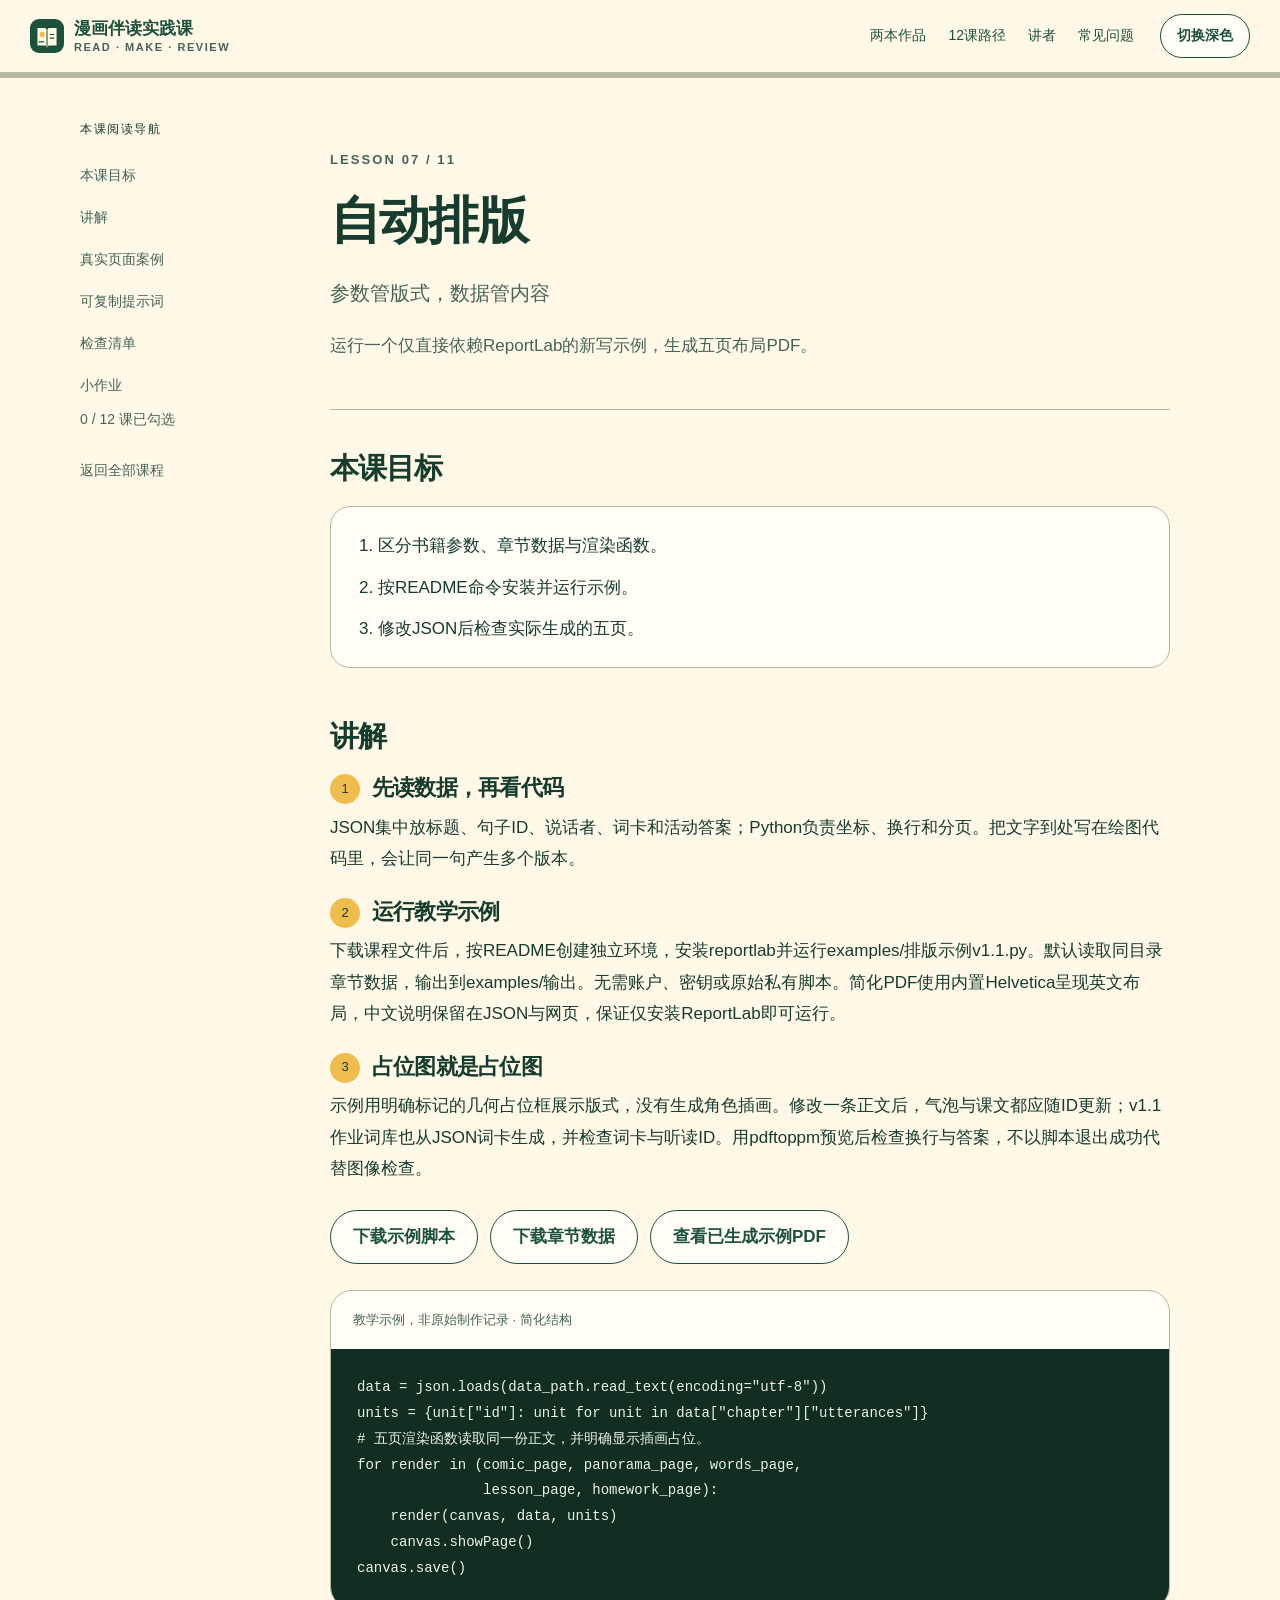
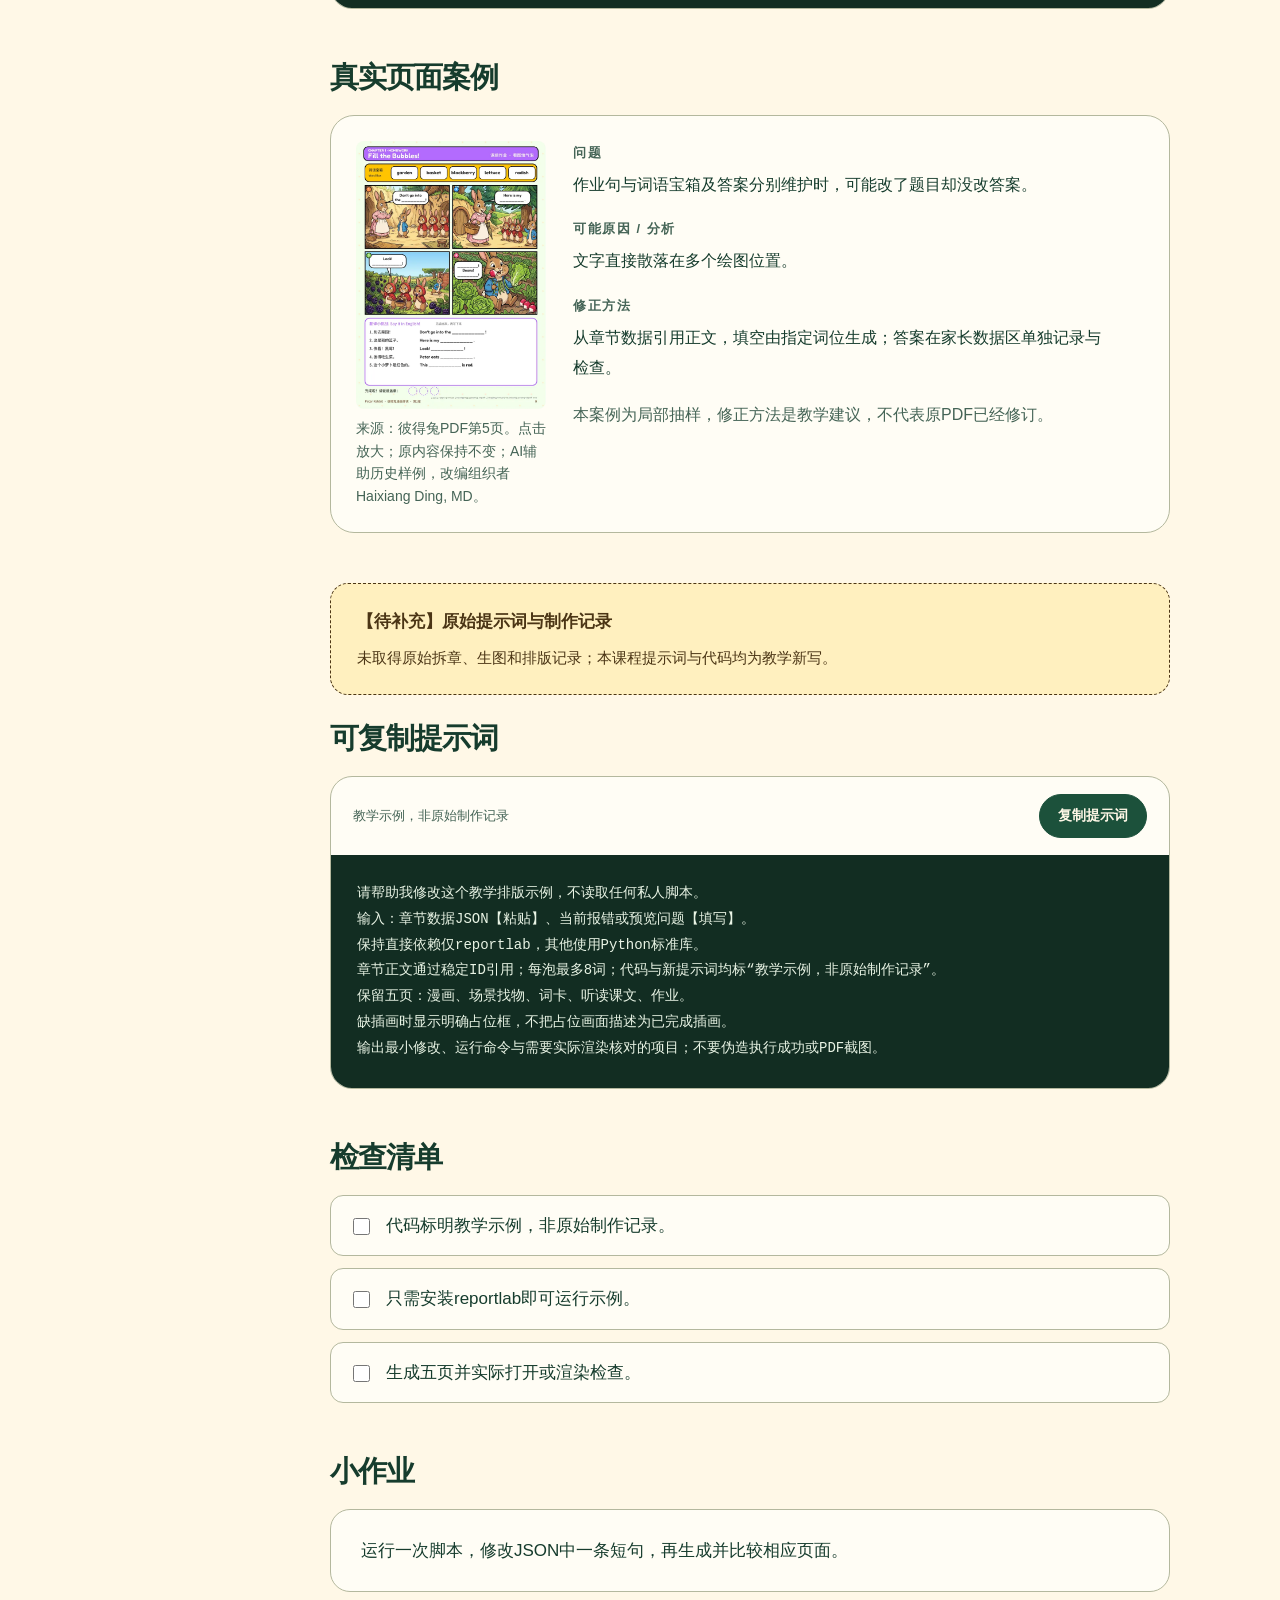
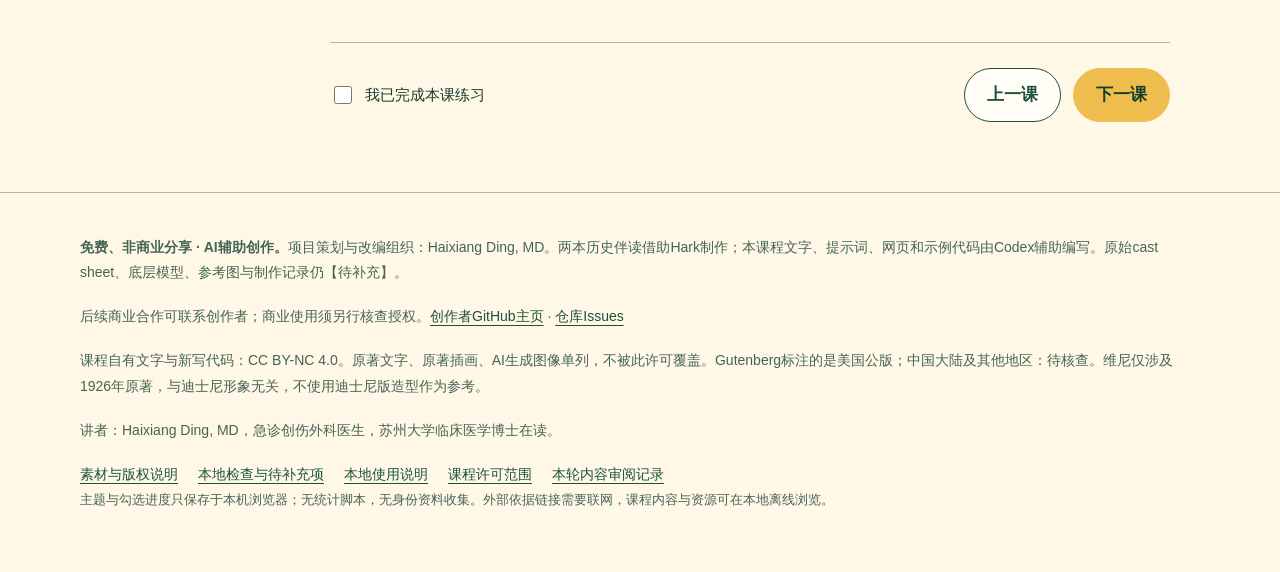
<file: course/07-自动排版v1.0.html>
<!doctype html><html lang="zh-CN"><head><meta charset="utf-8"><meta name="viewport" content="width=device-width,initial-scale=1"><meta name="description" content="从一本书到漫画伴读：12课本地静态教学网站，真实PDF案例、可复制教学提示词与可运行排版示例。"><title>自动排版 · 漫画伴读实践课</title><link rel="icon" href="../course/assets/%E8%AF%BE%E7%A8%8B%E5%9B%BE%E6%A0%87v1.0.svg" type="image/svg+xml"><link rel="stylesheet" href="../course/assets/style.css"></head><body><a class="skip" href="#main">跳到正文</a><header class="site-header"><div class="header-inner"><a class="brand" href="../index.html"><img src="../course/assets/%E8%AF%BE%E7%A8%8B%E5%9B%BE%E6%A0%87v1.0.svg" alt="" width="34" height="34"><span>漫画伴读实践课<small>READ · MAKE · REVIEW</small></span></a><nav class="main-nav" aria-label="主导航"><a href="../index.html#books">两本作品</a><a href="../index.html#curriculum">12课路径</a><a href="../index.html#about">讲者</a><a href="../index.html#faq">常见问题</a></nav><button type="button" class="theme-toggle" data-theme-toggle aria-pressed="false">切换深色</button></div><div class="progress-strip" role="progressbar" aria-label="本机学习勾选进度" aria-valuemin="0" aria-valuemax="12" aria-valuenow="0" data-progress-bar><div class="progress-fill" data-progress-fill></div></div></header><main id="main" class="wrap lesson-shell"><aside class="lesson-toc" aria-label="本课目录"><p class="toc-title">本课阅读导航</p><a href="#goals">本课目标</a><a href="#explain">讲解</a><a href="#case">真实页面案例</a><a href="#prompt">可复制提示词</a><a href="#checklist">检查清单</a><a href="#homework">小作业</a><p class="small" data-progress-text>0 / 12 课已勾选</p><a href="../index.html#curriculum">返回全部课程</a></aside><article class="lesson-content"><div class="lesson-heading"><span class="eyebrow">LESSON 07 / 11</span><h1>自动排版</h1><p class="lead">参数管版式，数据管内容</p><p class="muted">运行一个仅直接依赖ReportLab的新写示例，生成五页布局PDF。</p></div><section class="lesson-section" id="goals"><h2>本课目标</h2><div class="goals"><p>1. 区分书籍参数、章节数据与渲染函数。</p><p>2. 按README命令安装并运行示例。</p><p>3. 修改JSON后检查实际生成的五页。</p></div></section><section class="lesson-section" id="explain"><h2>讲解</h2><div class="step"><div class="step-title"><span class="step-index">1</span><h3>先读数据，再看代码</h3></div><p>JSON集中放标题、句子ID、说话者、词卡和活动答案；Python负责坐标、换行和分页。把文字到处写在绘图代码里，会让同一句产生多个版本。</p></div><div class="step"><div class="step-title"><span class="step-index">2</span><h3>运行教学示例</h3></div><p>下载课程文件后，按README创建独立环境，安装reportlab并运行examples/排版示例v1.1.py。默认读取同目录章节数据，输出到examples/输出。无需账户、密钥或原始私有脚本。简化PDF使用内置Helvetica呈现英文布局，中文说明保留在JSON与网页，保证仅安装ReportLab即可运行。</p></div><div class="step"><div class="step-title"><span class="step-index">3</span><h3>占位图就是占位图</h3></div><p>示例用明确标记的几何占位框展示版式，没有生成角色插画。修改一条正文后，气泡与课文都应随ID更新；v1.1作业词库也从JSON词卡生成，并检查词卡与听读ID。用pdftoppm预览后检查换行与答案，不以脚本退出成功代替图像检查。</p></div><div class="actions"><a class="button secondary" href="../examples/%E6%8E%92%E7%89%88%E7%A4%BA%E4%BE%8Bv1.1.py" download>下载示例脚本</a><a class="button secondary" href="../examples/%E7%AB%A0%E8%8A%82%E6%95%B0%E6%8D%AEv1.1.json" download>下载章节数据</a><a class="button secondary" href="../examples/%E8%BE%93%E5%87%BA/%E4%BA%94%E9%A1%B5%E6%8E%92%E7%89%88%E7%A4%BA%E4%BE%8Bv1.1.pdf">查看已生成示例PDF</a></div><div class="prompt-card"><div class="prompt-top"><p>教学示例，非原始制作记录 · 简化结构</p></div><pre>data = json.loads(data_path.read_text(encoding="utf-8"))
units = {unit["id"]: unit for unit in data["chapter"]["utterances"]}
# 五页渲染函数读取同一份正文，并明确显示插画占位。
for render in (comic_page, panorama_page, words_page,
               lesson_page, homework_page):
    render(canvas, data, units)
    canvas.showPage()
canvas.save()</pre></div></section><section class="lesson-section" id="case"><h2>真实页面案例</h2><div class="case"><figure><button type="button" data-enlarge data-caption="彼得兔漫画伴读PDF第5页实际截图，展示填气泡作业与家长答案" aria-label="放大：彼得兔漫画伴读PDF第5页实际截图，展示填气泡作业与家长答案"><img src="../course/assets/pages/%E5%BD%BC%E5%BE%97%E5%85%94%E7%AC%AC05%E9%A1%B5v1.0.webp" alt="彼得兔漫画伴读PDF第5页实际截图，展示填气泡作业与家长答案" loading="lazy" width="662" height="936"></button><figcaption>来源：彼得兔PDF第5页。点击放大；原内容保持不变；AI辅助历史样例，改编组织者Haixiang Ding, MD。</figcaption></figure><div><p class="case-stage">问题</p><p>作业句与词语宝箱及答案分别维护时，可能改了题目却没改答案。</p><p class="case-stage">可能原因 / 分析</p><p>文字直接散落在多个绘图位置。</p><p class="case-stage">修正方法</p><p>从章节数据引用正文，填空由指定词位生成；答案在家长数据区单独记录与检查。</p><p class="small">本案例为局部抽样，修正方法是教学建议，不代表原PDF已经修订。</p></div></div></section><aside class="todo" id="T04"><strong>【待补充】原始提示词与制作记录</strong><p>未取得原始拆章、生图和排版记录；本课程提示词与代码均为教学新写。</p></aside><section class="lesson-section" id="prompt"><h2>可复制提示词</h2><div class="prompt-card"><div class="prompt-top"><p>教学示例，非原始制作记录</p><button type="button" class="copy-button" data-copy="prompt-07">复制提示词</button></div><pre id="prompt-07">请帮助我修改这个教学排版示例，不读取任何私人脚本。
输入：章节数据JSON【粘贴】、当前报错或预览问题【填写】。
保持直接依赖仅reportlab，其他使用Python标准库。
章节正文通过稳定ID引用；每泡最多8词；代码与新提示词均标“教学示例，非原始制作记录”。
保留五页：漫画、场景找物、词卡、听读课文、作业。
缺插画时显示明确占位框，不把占位画面描述为已完成插画。
输出最小修改、运行命令与需要实际渲染核对的项目；不要伪造执行成功或PDF截图。</pre></div></section><section class="lesson-section" id="checklist"><h2>检查清单</h2><ul class="checklist"><li><label><input type="checkbox">代码标明教学示例，非原始制作记录。</label></li><li><label><input type="checkbox">只需安装reportlab即可运行示例。</label></li><li><label><input type="checkbox">生成五页并实际打开或渲染检查。</label></li></ul></section><section class="lesson-section" id="homework"><h2>小作业</h2><div class="homework"><p>运行一次脚本，修改JSON中一条短句，再生成并比较相应页面。</p></div></section><div class="lesson-footer"><label class="complete-label"><input type="checkbox" data-complete="7">我已完成本课练习</label><div class="lesson-pagination"><a class="button secondary" href="06-%E4%BA%94%E9%A1%B5%E7%89%88%E5%BC%8F%E8%AE%BE%E8%AE%A1v1.0.html">上一课</a><a class="button honey" href="08-%E8%B4%A8%E6%A3%80%E6%B8%85%E5%8D%95v1.0.html">下一课</a></div></div></article></main><footer><div class="wrap"><p><strong>免费、非商业分享 · AI辅助创作。</strong>项目策划与改编组织：Haixiang Ding, MD。两本历史伴读借助Hark制作；本课程文字、提示词、网页和示例代码由Codex辅助编写。原始cast sheet、底层模型、参考图与制作记录仍【待补充】。</p><p>后续商业合作可联系创作者；商业使用须另行核查授权。<a href="https://github.com/TUANZIDING">创作者GitHub主页</a> · <a href="https://github.com/TUANZIDING/comic-companion-course/issues">仓库Issues</a></p><p>课程自有文字与新写代码：CC BY-NC 4.0。原著文字、原著插画、AI生成图像单列，不被此许可覆盖。Gutenberg标注的是美国公版；中国大陆及其他地区：待核查。维尼仅涉及1926年原著，与迪士尼形象无关，不使用迪士尼版造型作为参考。</p><p>讲者：Haixiang Ding, MD，急诊创伤外科医生，苏州大学临床医学博士在读。</p><div class="footer-links"><a href="../docs/%E7%B4%A0%E6%9D%90%E4%B8%8E%E7%89%88%E6%9D%83%E8%AF%B4%E6%98%8Ev1.2.md">素材与版权说明</a><a href="../docs/%E4%BA%A4%E4%BB%98%E6%A3%80%E6%9F%A5v1.1.md">本地检查与待补充项</a><a href="../README.md">本地使用说明</a><a href="../LICENSE">课程许可范围</a><a href="../docs/%E5%86%85%E5%AE%B9%E5%AE%A1%E9%98%85%E4%B8%8E%E5%8F%91%E5%B8%83%E8%AE%B0%E5%BD%95v1.1.md">本轮内容审阅记录</a></div><p class="privacy-note">主题与勾选进度只保存于本机浏览器；无统计脚本，无身份资料收集。外部依据链接需要联网，课程内容与资源可在本地离线浏览。</p></div></footer><dialog data-gallery-dialog aria-label="页面截图放大预览"><div class="dialog-top"><p data-dialog-caption>真实PDF页面预览</p><button type="button" data-close-dialog>关闭预览</button></div><img class="dialog-image" src="../course/assets/%E8%AF%BE%E7%A8%8B%E5%9B%BE%E6%A0%87v1.0.svg" alt="待选择的页面截图"></dialog><div class="status" role="status" aria-live="polite" data-status></div><script src="../course/assets/%E8%AF%BE%E7%A8%8B%E4%BA%A4%E4%BA%92v1.0.js" defer></script></body></html>
</file>
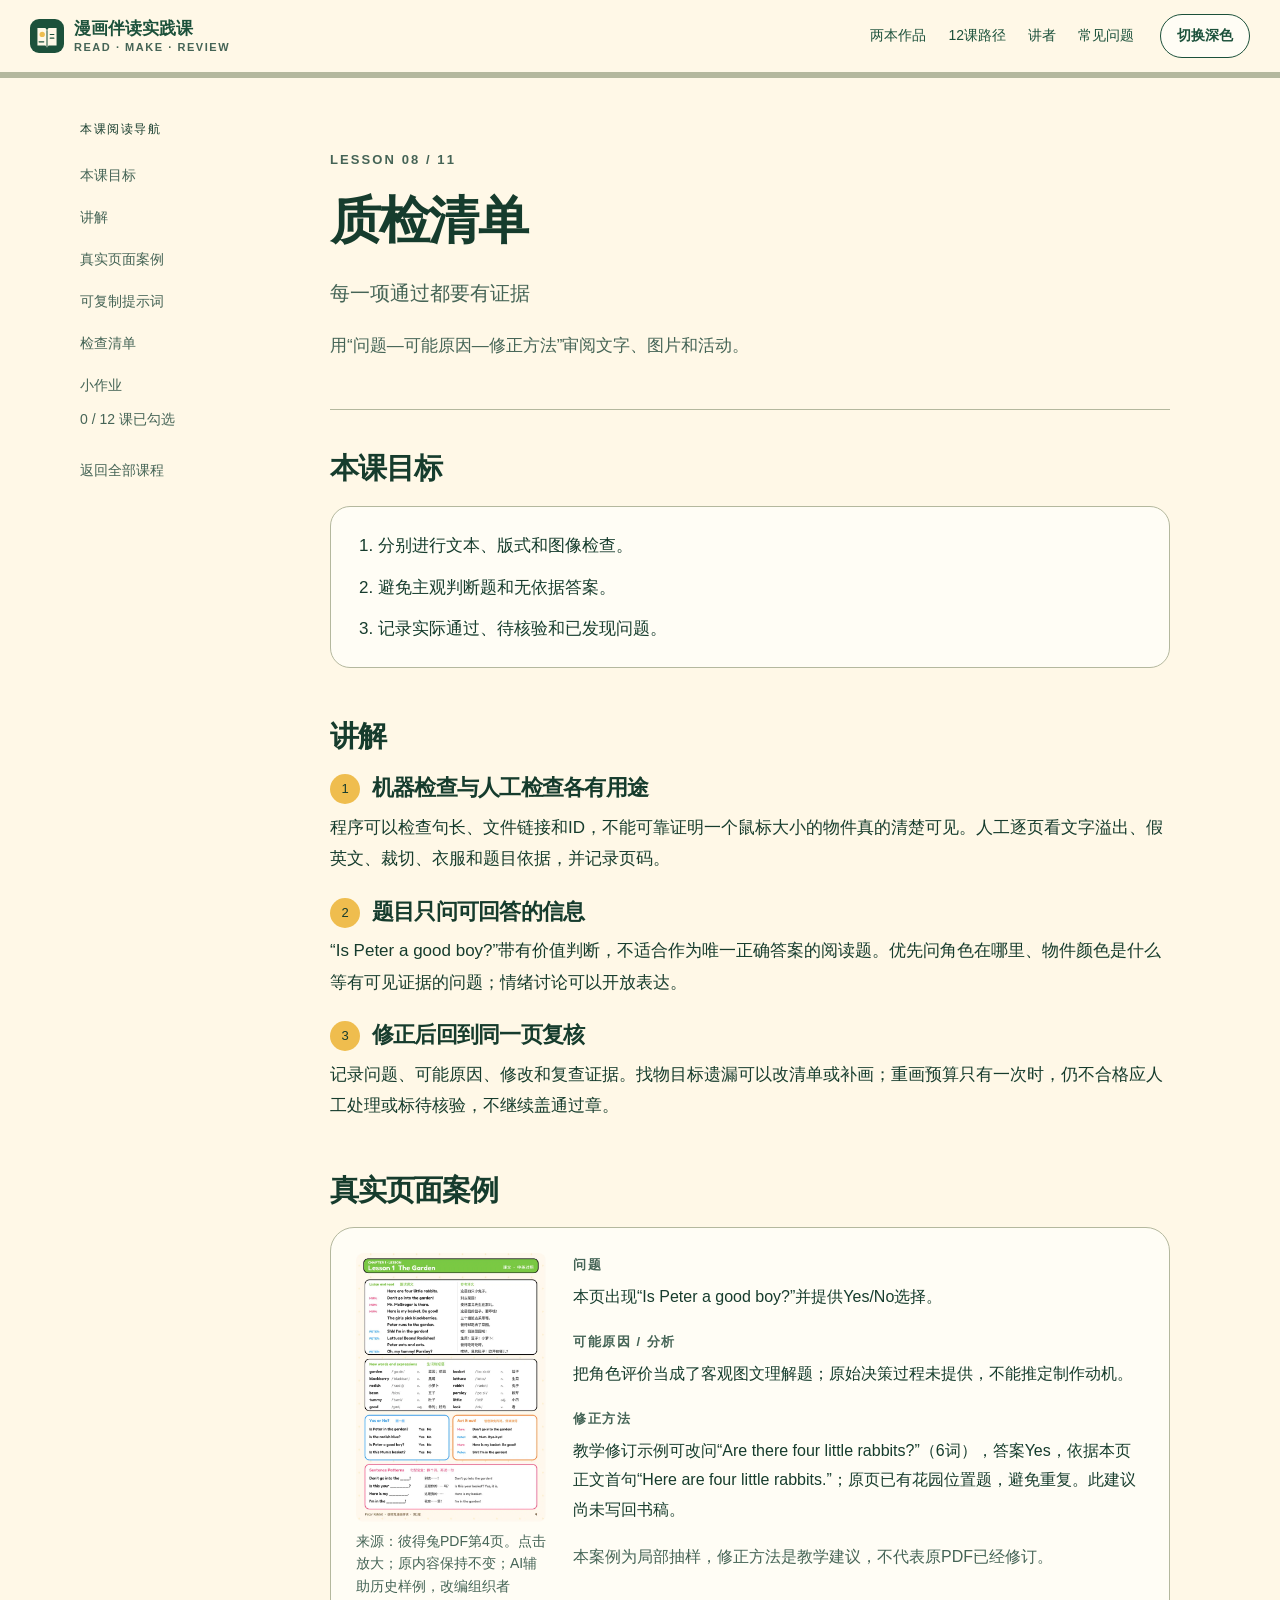
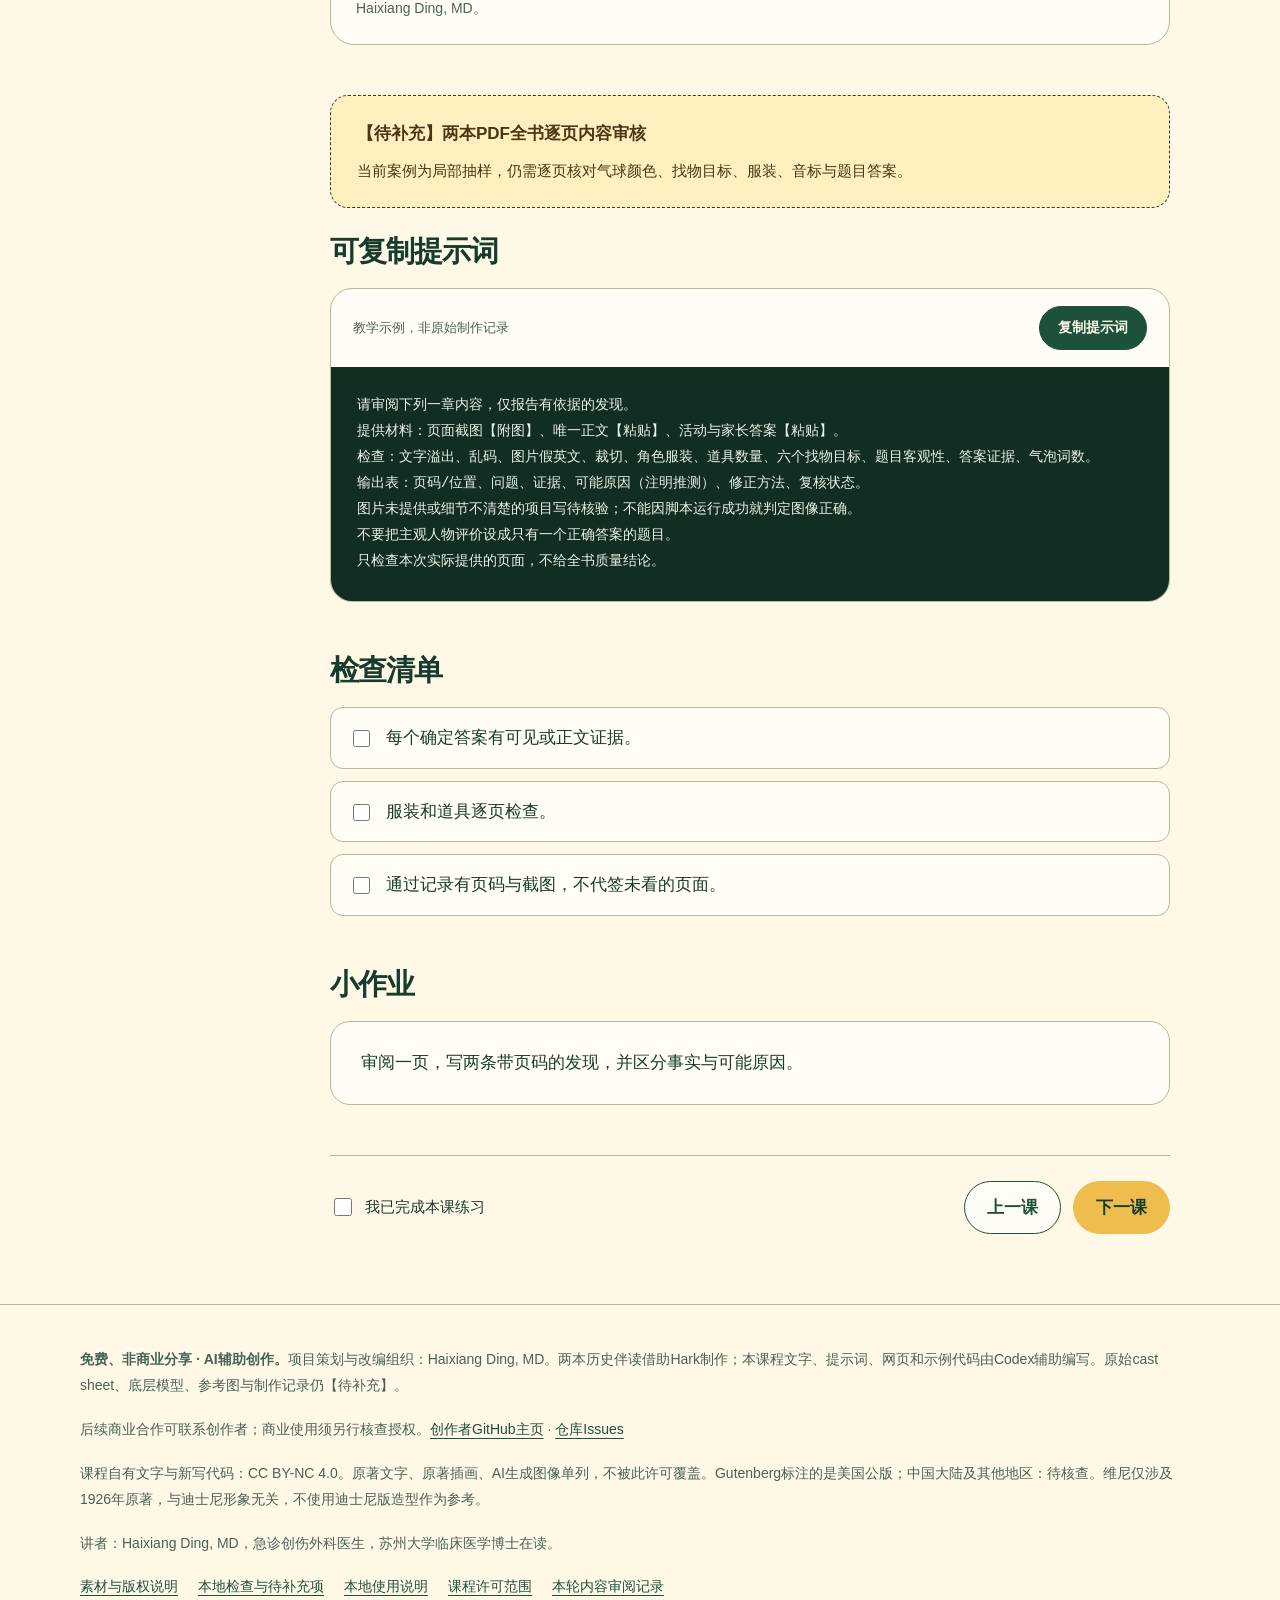
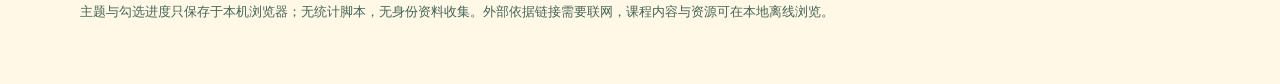
<file: course/08-质检清单v1.0.html>
<!doctype html><html lang="zh-CN"><head><meta charset="utf-8"><meta name="viewport" content="width=device-width,initial-scale=1"><meta name="description" content="从一本书到漫画伴读：12课本地静态教学网站，真实PDF案例、可复制教学提示词与可运行排版示例。"><title>质检清单 · 漫画伴读实践课</title><link rel="icon" href="../course/assets/%E8%AF%BE%E7%A8%8B%E5%9B%BE%E6%A0%87v1.0.svg" type="image/svg+xml"><link rel="stylesheet" href="../course/assets/style.css"></head><body><a class="skip" href="#main">跳到正文</a><header class="site-header"><div class="header-inner"><a class="brand" href="../index.html"><img src="../course/assets/%E8%AF%BE%E7%A8%8B%E5%9B%BE%E6%A0%87v1.0.svg" alt="" width="34" height="34"><span>漫画伴读实践课<small>READ · MAKE · REVIEW</small></span></a><nav class="main-nav" aria-label="主导航"><a href="../index.html#books">两本作品</a><a href="../index.html#curriculum">12课路径</a><a href="../index.html#about">讲者</a><a href="../index.html#faq">常见问题</a></nav><button type="button" class="theme-toggle" data-theme-toggle aria-pressed="false">切换深色</button></div><div class="progress-strip" role="progressbar" aria-label="本机学习勾选进度" aria-valuemin="0" aria-valuemax="12" aria-valuenow="0" data-progress-bar><div class="progress-fill" data-progress-fill></div></div></header><main id="main" class="wrap lesson-shell"><aside class="lesson-toc" aria-label="本课目录"><p class="toc-title">本课阅读导航</p><a href="#goals">本课目标</a><a href="#explain">讲解</a><a href="#case">真实页面案例</a><a href="#prompt">可复制提示词</a><a href="#checklist">检查清单</a><a href="#homework">小作业</a><p class="small" data-progress-text>0 / 12 课已勾选</p><a href="../index.html#curriculum">返回全部课程</a></aside><article class="lesson-content"><div class="lesson-heading"><span class="eyebrow">LESSON 08 / 11</span><h1>质检清单</h1><p class="lead">每一项通过都要有证据</p><p class="muted">用“问题—可能原因—修正方法”审阅文字、图片和活动。</p></div><section class="lesson-section" id="goals"><h2>本课目标</h2><div class="goals"><p>1. 分别进行文本、版式和图像检查。</p><p>2. 避免主观判断题和无依据答案。</p><p>3. 记录实际通过、待核验和已发现问题。</p></div></section><section class="lesson-section" id="explain"><h2>讲解</h2><div class="step"><div class="step-title"><span class="step-index">1</span><h3>机器检查与人工检查各有用途</h3></div><p>程序可以检查句长、文件链接和ID，不能可靠证明一个鼠标大小的物件真的清楚可见。人工逐页看文字溢出、假英文、裁切、衣服和题目依据，并记录页码。</p></div><div class="step"><div class="step-title"><span class="step-index">2</span><h3>题目只问可回答的信息</h3></div><p>“Is Peter a good boy?”带有价值判断，不适合作为唯一正确答案的阅读题。优先问角色在哪里、物件颜色是什么等有可见证据的问题；情绪讨论可以开放表达。</p></div><div class="step"><div class="step-title"><span class="step-index">3</span><h3>修正后回到同一页复核</h3></div><p>记录问题、可能原因、修改和复查证据。找物目标遗漏可以改清单或补画；重画预算只有一次时，仍不合格应人工处理或标待核验，不继续盖通过章。</p></div></section><section class="lesson-section" id="case"><h2>真实页面案例</h2><div class="case"><figure><button type="button" data-enlarge data-caption="彼得兔漫画伴读PDF第4页实际截图，展示中英课文与判断题" aria-label="放大：彼得兔漫画伴读PDF第4页实际截图，展示中英课文与判断题"><img src="../course/assets/pages/%E5%BD%BC%E5%BE%97%E5%85%94%E7%AC%AC04%E9%A1%B5v1.0.webp" alt="彼得兔漫画伴读PDF第4页实际截图，展示中英课文与判断题" loading="lazy" width="662" height="936"></button><figcaption>来源：彼得兔PDF第4页。点击放大；原内容保持不变；AI辅助历史样例，改编组织者Haixiang Ding, MD。</figcaption></figure><div><p class="case-stage">问题</p><p>本页出现“Is Peter a good boy?”并提供Yes/No选择。</p><p class="case-stage">可能原因 / 分析</p><p>把角色评价当成了客观图文理解题；原始决策过程未提供，不能推定制作动机。</p><p class="case-stage">修正方法</p><p>教学修订示例可改问“Are there four little rabbits?”（6词），答案Yes，依据本页正文首句“Here are four little rabbits.”；原页已有花园位置题，避免重复。此建议尚未写回书稿。</p><p class="small">本案例为局部抽样，修正方法是教学建议，不代表原PDF已经修订。</p></div></div></section><aside class="todo" id="T07"><strong>【待补充】两本PDF全书逐页内容审核</strong><p>当前案例为局部抽样，仍需逐页核对气球颜色、找物目标、服装、音标与题目答案。</p></aside><section class="lesson-section" id="prompt"><h2>可复制提示词</h2><div class="prompt-card"><div class="prompt-top"><p>教学示例，非原始制作记录</p><button type="button" class="copy-button" data-copy="prompt-08">复制提示词</button></div><pre id="prompt-08">请审阅下列一章内容，仅报告有依据的发现。
提供材料：页面截图【附图】、唯一正文【粘贴】、活动与家长答案【粘贴】。
检查：文字溢出、乱码、图片假英文、裁切、角色服装、道具数量、六个找物目标、题目客观性、答案证据、气泡词数。
输出表：页码/位置、问题、证据、可能原因（注明推测）、修正方法、复核状态。
图片未提供或细节不清楚的项目写待核验；不能因脚本运行成功就判定图像正确。
不要把主观人物评价设成只有一个正确答案的题目。
只检查本次实际提供的页面，不给全书质量结论。</pre></div></section><section class="lesson-section" id="checklist"><h2>检查清单</h2><ul class="checklist"><li><label><input type="checkbox">每个确定答案有可见或正文证据。</label></li><li><label><input type="checkbox">服装和道具逐页检查。</label></li><li><label><input type="checkbox">通过记录有页码与截图，不代签未看的页面。</label></li></ul></section><section class="lesson-section" id="homework"><h2>小作业</h2><div class="homework"><p>审阅一页，写两条带页码的发现，并区分事实与可能原因。</p></div></section><div class="lesson-footer"><label class="complete-label"><input type="checkbox" data-complete="8">我已完成本课练习</label><div class="lesson-pagination"><a class="button secondary" href="07-%E8%87%AA%E5%8A%A8%E6%8E%92%E7%89%88v1.0.html">上一课</a><a class="button honey" href="09-%E4%BA%B2%E5%AD%90%E4%BD%BF%E7%94%A8v1.0.html">下一课</a></div></div></article></main><footer><div class="wrap"><p><strong>免费、非商业分享 · AI辅助创作。</strong>项目策划与改编组织：Haixiang Ding, MD。两本历史伴读借助Hark制作；本课程文字、提示词、网页和示例代码由Codex辅助编写。原始cast sheet、底层模型、参考图与制作记录仍【待补充】。</p><p>后续商业合作可联系创作者；商业使用须另行核查授权。<a href="https://github.com/TUANZIDING">创作者GitHub主页</a> · <a href="https://github.com/TUANZIDING/comic-companion-course/issues">仓库Issues</a></p><p>课程自有文字与新写代码：CC BY-NC 4.0。原著文字、原著插画、AI生成图像单列，不被此许可覆盖。Gutenberg标注的是美国公版；中国大陆及其他地区：待核查。维尼仅涉及1926年原著，与迪士尼形象无关，不使用迪士尼版造型作为参考。</p><p>讲者：Haixiang Ding, MD，急诊创伤外科医生，苏州大学临床医学博士在读。</p><div class="footer-links"><a href="../docs/%E7%B4%A0%E6%9D%90%E4%B8%8E%E7%89%88%E6%9D%83%E8%AF%B4%E6%98%8Ev1.2.md">素材与版权说明</a><a href="../docs/%E4%BA%A4%E4%BB%98%E6%A3%80%E6%9F%A5v1.1.md">本地检查与待补充项</a><a href="../README.md">本地使用说明</a><a href="../LICENSE">课程许可范围</a><a href="../docs/%E5%86%85%E5%AE%B9%E5%AE%A1%E9%98%85%E4%B8%8E%E5%8F%91%E5%B8%83%E8%AE%B0%E5%BD%95v1.1.md">本轮内容审阅记录</a></div><p class="privacy-note">主题与勾选进度只保存于本机浏览器；无统计脚本，无身份资料收集。外部依据链接需要联网，课程内容与资源可在本地离线浏览。</p></div></footer><dialog data-gallery-dialog aria-label="页面截图放大预览"><div class="dialog-top"><p data-dialog-caption>真实PDF页面预览</p><button type="button" data-close-dialog>关闭预览</button></div><img class="dialog-image" src="../course/assets/%E8%AF%BE%E7%A8%8B%E5%9B%BE%E6%A0%87v1.0.svg" alt="待选择的页面截图"></dialog><div class="status" role="status" aria-live="polite" data-status></div><script src="../course/assets/%E8%AF%BE%E7%A8%8B%E4%BA%A4%E4%BA%92v1.0.js" defer></script></body></html>
</file>
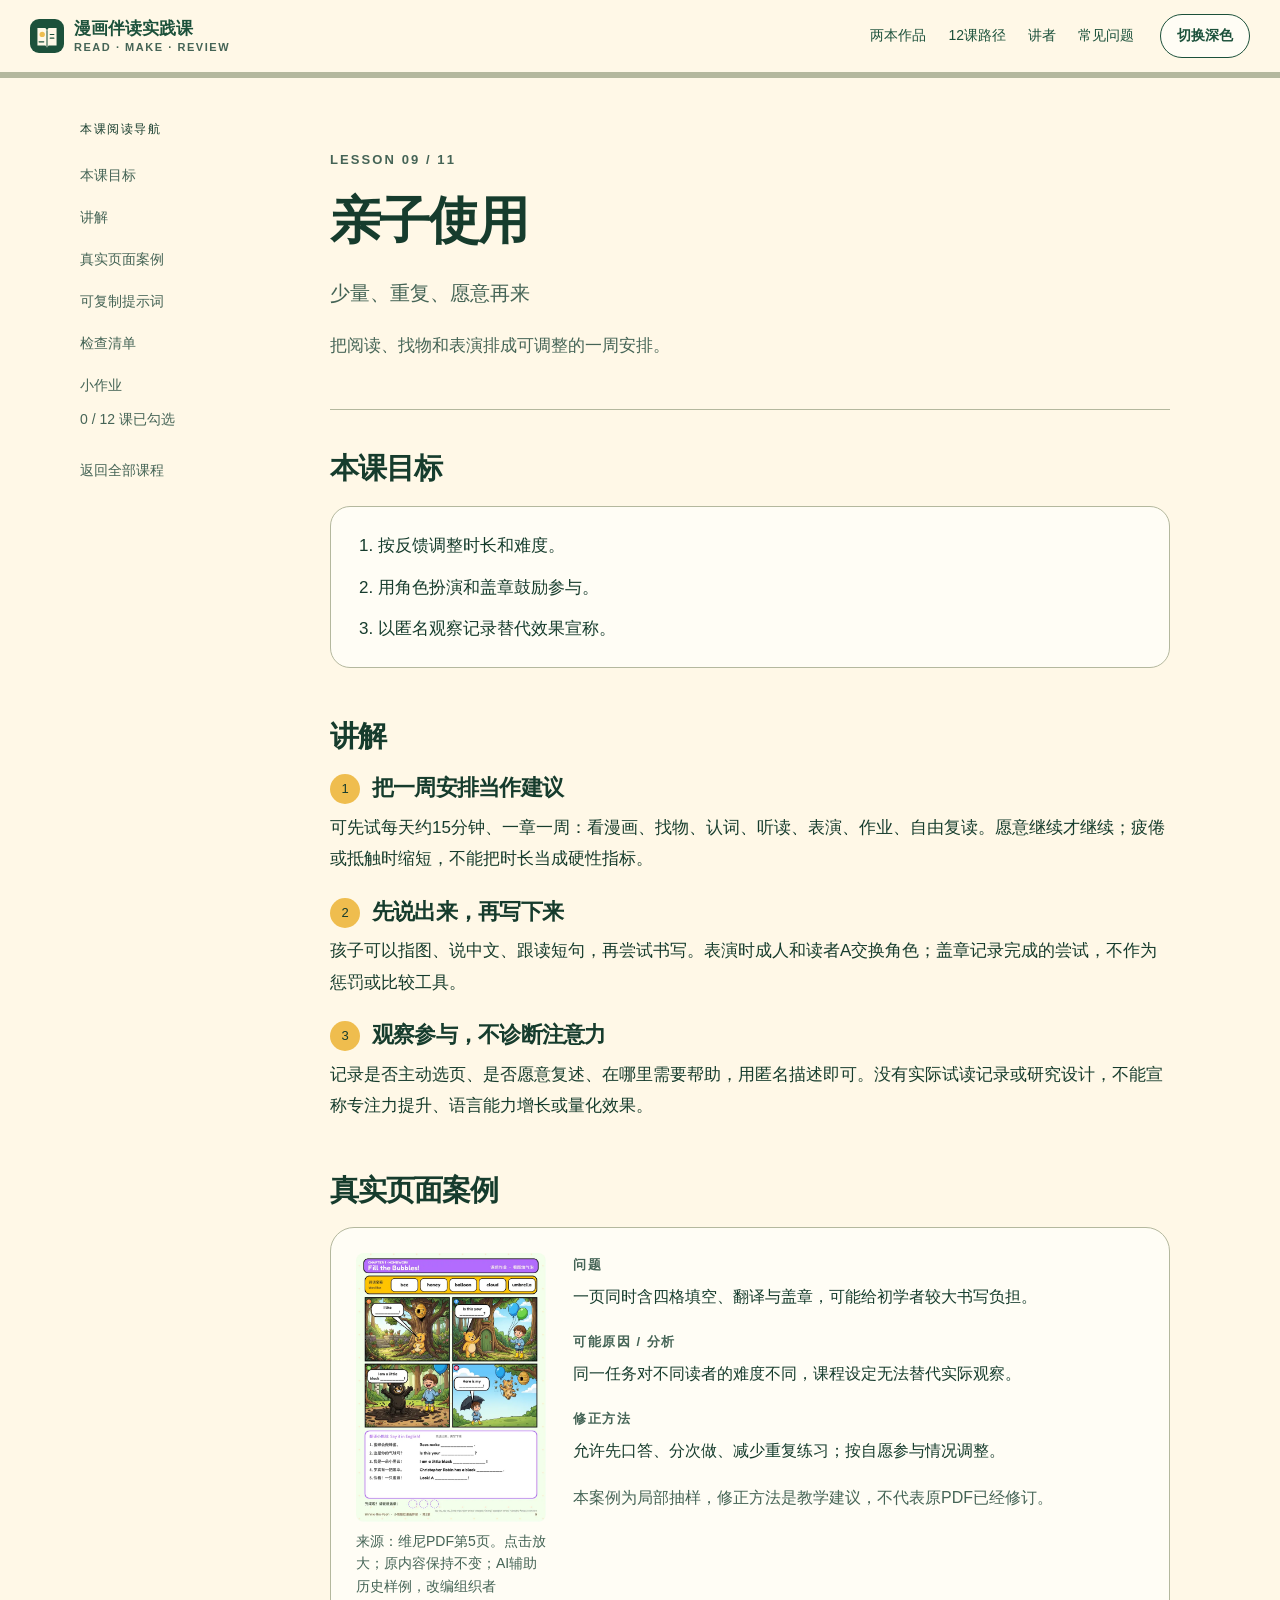
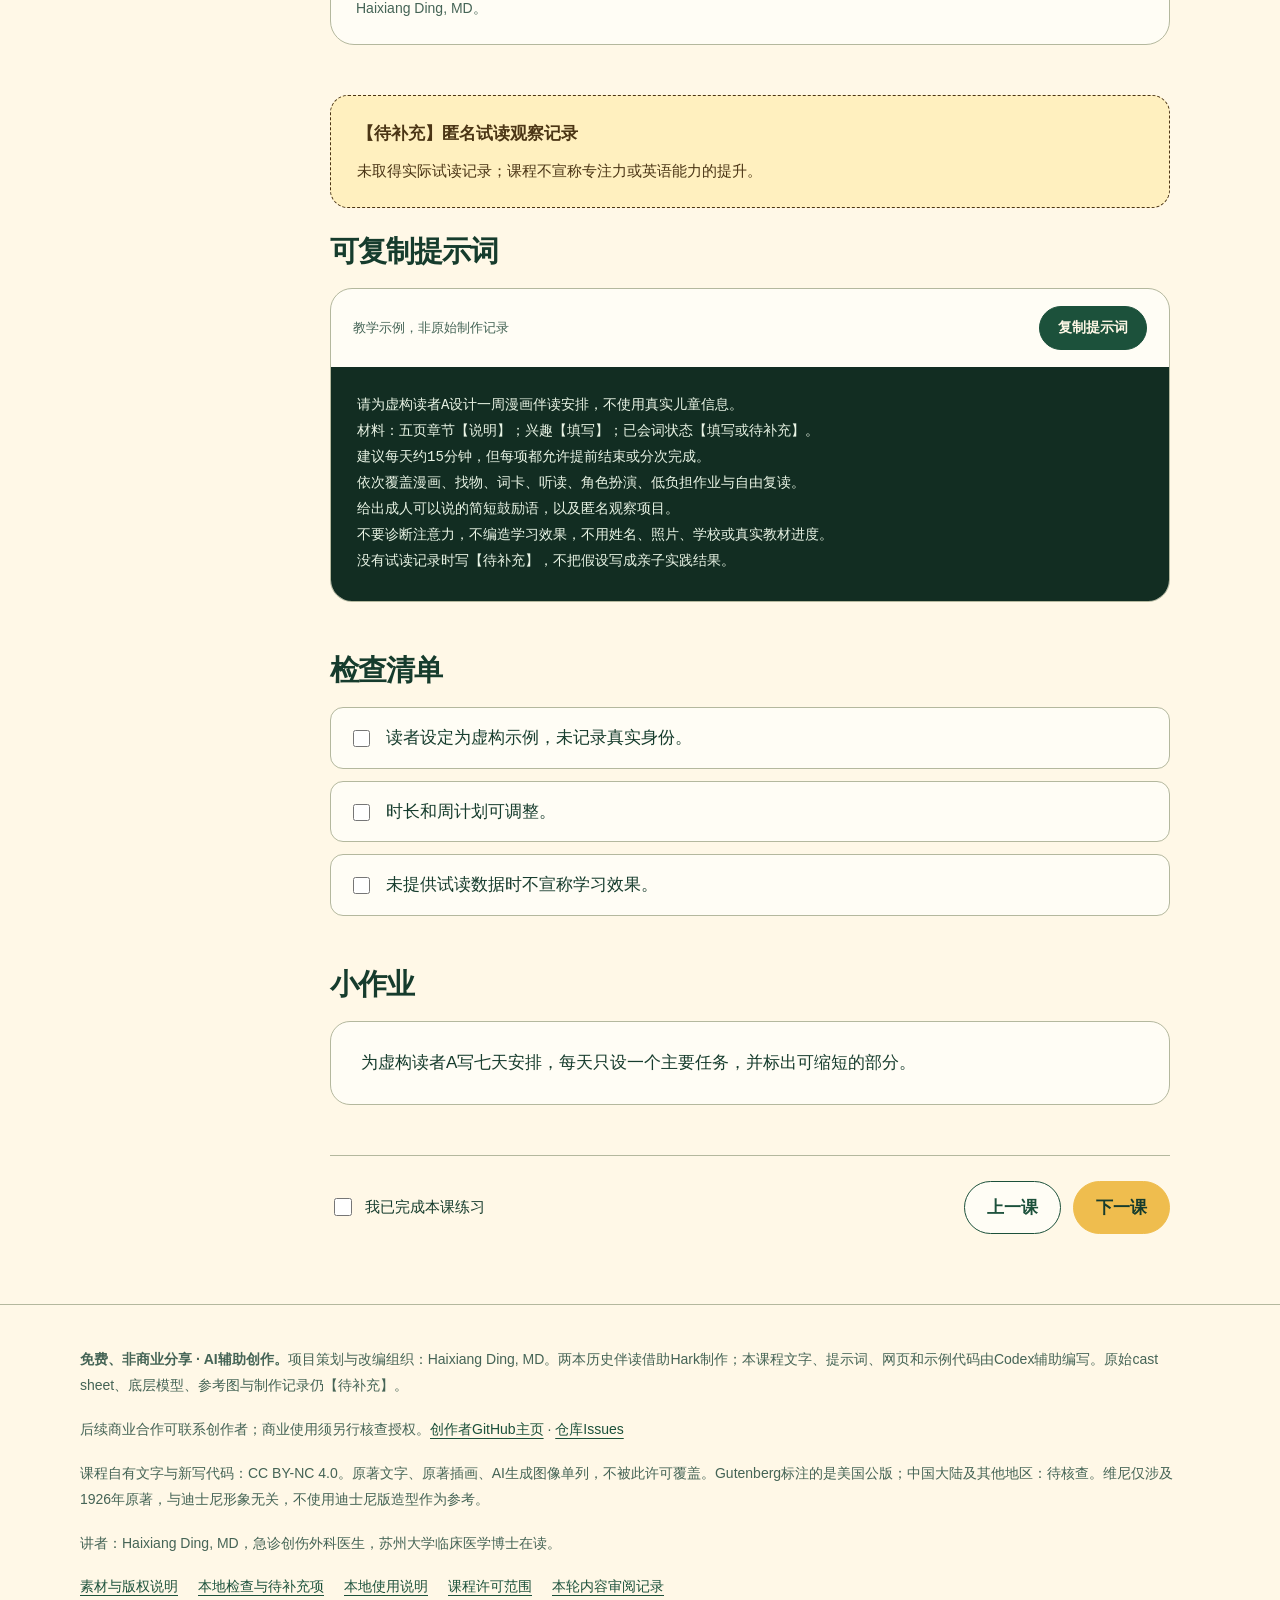
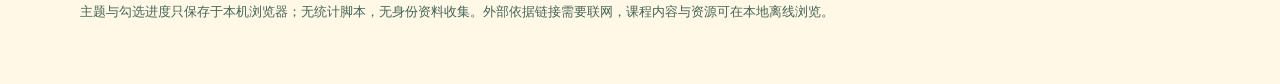
<file: course/09-亲子使用v1.0.html>
<!doctype html><html lang="zh-CN"><head><meta charset="utf-8"><meta name="viewport" content="width=device-width,initial-scale=1"><meta name="description" content="从一本书到漫画伴读：12课本地静态教学网站，真实PDF案例、可复制教学提示词与可运行排版示例。"><title>亲子使用 · 漫画伴读实践课</title><link rel="icon" href="../course/assets/%E8%AF%BE%E7%A8%8B%E5%9B%BE%E6%A0%87v1.0.svg" type="image/svg+xml"><link rel="stylesheet" href="../course/assets/style.css"></head><body><a class="skip" href="#main">跳到正文</a><header class="site-header"><div class="header-inner"><a class="brand" href="../index.html"><img src="../course/assets/%E8%AF%BE%E7%A8%8B%E5%9B%BE%E6%A0%87v1.0.svg" alt="" width="34" height="34"><span>漫画伴读实践课<small>READ · MAKE · REVIEW</small></span></a><nav class="main-nav" aria-label="主导航"><a href="../index.html#books">两本作品</a><a href="../index.html#curriculum">12课路径</a><a href="../index.html#about">讲者</a><a href="../index.html#faq">常见问题</a></nav><button type="button" class="theme-toggle" data-theme-toggle aria-pressed="false">切换深色</button></div><div class="progress-strip" role="progressbar" aria-label="本机学习勾选进度" aria-valuemin="0" aria-valuemax="12" aria-valuenow="0" data-progress-bar><div class="progress-fill" data-progress-fill></div></div></header><main id="main" class="wrap lesson-shell"><aside class="lesson-toc" aria-label="本课目录"><p class="toc-title">本课阅读导航</p><a href="#goals">本课目标</a><a href="#explain">讲解</a><a href="#case">真实页面案例</a><a href="#prompt">可复制提示词</a><a href="#checklist">检查清单</a><a href="#homework">小作业</a><p class="small" data-progress-text>0 / 12 课已勾选</p><a href="../index.html#curriculum">返回全部课程</a></aside><article class="lesson-content"><div class="lesson-heading"><span class="eyebrow">LESSON 09 / 11</span><h1>亲子使用</h1><p class="lead">少量、重复、愿意再来</p><p class="muted">把阅读、找物和表演排成可调整的一周安排。</p></div><section class="lesson-section" id="goals"><h2>本课目标</h2><div class="goals"><p>1. 按反馈调整时长和难度。</p><p>2. 用角色扮演和盖章鼓励参与。</p><p>3. 以匿名观察记录替代效果宣称。</p></div></section><section class="lesson-section" id="explain"><h2>讲解</h2><div class="step"><div class="step-title"><span class="step-index">1</span><h3>把一周安排当作建议</h3></div><p>可先试每天约15分钟、一章一周：看漫画、找物、认词、听读、表演、作业、自由复读。愿意继续才继续；疲倦或抵触时缩短，不能把时长当成硬性指标。</p></div><div class="step"><div class="step-title"><span class="step-index">2</span><h3>先说出来，再写下来</h3></div><p>孩子可以指图、说中文、跟读短句，再尝试书写。表演时成人和读者A交换角色；盖章记录完成的尝试，不作为惩罚或比较工具。</p></div><div class="step"><div class="step-title"><span class="step-index">3</span><h3>观察参与，不诊断注意力</h3></div><p>记录是否主动选页、是否愿意复述、在哪里需要帮助，用匿名描述即可。没有实际试读记录或研究设计，不能宣称专注力提升、语言能力增长或量化效果。</p></div></section><section class="lesson-section" id="case"><h2>真实页面案例</h2><div class="case"><figure><button type="button" data-enlarge data-caption="维尼漫画伴读PDF第5页实际截图，展示填气泡作业与家长答案" aria-label="放大：维尼漫画伴读PDF第5页实际截图，展示填气泡作业与家长答案"><img src="../course/assets/pages/%E7%BB%B4%E5%B0%BC%E7%AC%AC05%E9%A1%B5v1.0.webp" alt="维尼漫画伴读PDF第5页实际截图，展示填气泡作业与家长答案" loading="lazy" width="662" height="936"></button><figcaption>来源：维尼PDF第5页。点击放大；原内容保持不变；AI辅助历史样例，改编组织者Haixiang Ding, MD。</figcaption></figure><div><p class="case-stage">问题</p><p>一页同时含四格填空、翻译与盖章，可能给初学者较大书写负担。</p><p class="case-stage">可能原因 / 分析</p><p>同一任务对不同读者的难度不同，课程设定无法替代实际观察。</p><p class="case-stage">修正方法</p><p>允许先口答、分次做、减少重复练习；按自愿参与情况调整。</p><p class="small">本案例为局部抽样，修正方法是教学建议，不代表原PDF已经修订。</p></div></div></section><aside class="todo" id="T08"><strong>【待补充】匿名试读观察记录</strong><p>未取得实际试读记录；课程不宣称专注力或英语能力的提升。</p></aside><section class="lesson-section" id="prompt"><h2>可复制提示词</h2><div class="prompt-card"><div class="prompt-top"><p>教学示例，非原始制作记录</p><button type="button" class="copy-button" data-copy="prompt-09">复制提示词</button></div><pre id="prompt-09">请为虚构读者A设计一周漫画伴读安排，不使用真实儿童信息。
材料：五页章节【说明】；兴趣【填写】；已会词状态【填写或待补充】。
建议每天约15分钟，但每项都允许提前结束或分次完成。
依次覆盖漫画、找物、词卡、听读、角色扮演、低负担作业与自由复读。
给出成人可以说的简短鼓励语，以及匿名观察项目。
不要诊断注意力，不编造学习效果，不用姓名、照片、学校或真实教材进度。
没有试读记录时写【待补充】，不把假设写成亲子实践结果。</pre></div></section><section class="lesson-section" id="checklist"><h2>检查清单</h2><ul class="checklist"><li><label><input type="checkbox">读者设定为虚构示例，未记录真实身份。</label></li><li><label><input type="checkbox">时长和周计划可调整。</label></li><li><label><input type="checkbox">未提供试读数据时不宣称学习效果。</label></li></ul></section><section class="lesson-section" id="homework"><h2>小作业</h2><div class="homework"><p>为虚构读者A写七天安排，每天只设一个主要任务，并标出可缩短的部分。</p></div></section><div class="lesson-footer"><label class="complete-label"><input type="checkbox" data-complete="9">我已完成本课练习</label><div class="lesson-pagination"><a class="button secondary" href="08-%E8%B4%A8%E6%A3%80%E6%B8%85%E5%8D%95v1.0.html">上一课</a><a class="button honey" href="10-%E8%BF%81%E7%A7%BB%E5%88%B0%E5%8C%BB%E5%AD%A6%E5%9C%BA%E6%99%AFv1.0.html">下一课</a></div></div></article></main><footer><div class="wrap"><p><strong>免费、非商业分享 · AI辅助创作。</strong>项目策划与改编组织：Haixiang Ding, MD。两本历史伴读借助Hark制作；本课程文字、提示词、网页和示例代码由Codex辅助编写。原始cast sheet、底层模型、参考图与制作记录仍【待补充】。</p><p>后续商业合作可联系创作者；商业使用须另行核查授权。<a href="https://github.com/TUANZIDING">创作者GitHub主页</a> · <a href="https://github.com/TUANZIDING/comic-companion-course/issues">仓库Issues</a></p><p>课程自有文字与新写代码：CC BY-NC 4.0。原著文字、原著插画、AI生成图像单列，不被此许可覆盖。Gutenberg标注的是美国公版；中国大陆及其他地区：待核查。维尼仅涉及1926年原著，与迪士尼形象无关，不使用迪士尼版造型作为参考。</p><p>讲者：Haixiang Ding, MD，急诊创伤外科医生，苏州大学临床医学博士在读。</p><div class="footer-links"><a href="../docs/%E7%B4%A0%E6%9D%90%E4%B8%8E%E7%89%88%E6%9D%83%E8%AF%B4%E6%98%8Ev1.2.md">素材与版权说明</a><a href="../docs/%E4%BA%A4%E4%BB%98%E6%A3%80%E6%9F%A5v1.1.md">本地检查与待补充项</a><a href="../README.md">本地使用说明</a><a href="../LICENSE">课程许可范围</a><a href="../docs/%E5%86%85%E5%AE%B9%E5%AE%A1%E9%98%85%E4%B8%8E%E5%8F%91%E5%B8%83%E8%AE%B0%E5%BD%95v1.1.md">本轮内容审阅记录</a></div><p class="privacy-note">主题与勾选进度只保存于本机浏览器；无统计脚本，无身份资料收集。外部依据链接需要联网，课程内容与资源可在本地离线浏览。</p></div></footer><dialog data-gallery-dialog aria-label="页面截图放大预览"><div class="dialog-top"><p data-dialog-caption>真实PDF页面预览</p><button type="button" data-close-dialog>关闭预览</button></div><img class="dialog-image" src="../course/assets/%E8%AF%BE%E7%A8%8B%E5%9B%BE%E6%A0%87v1.0.svg" alt="待选择的页面截图"></dialog><div class="status" role="status" aria-live="polite" data-status></div><script src="../course/assets/%E8%AF%BE%E7%A8%8B%E4%BA%A4%E4%BA%92v1.0.js" defer></script></body></html>
</file>
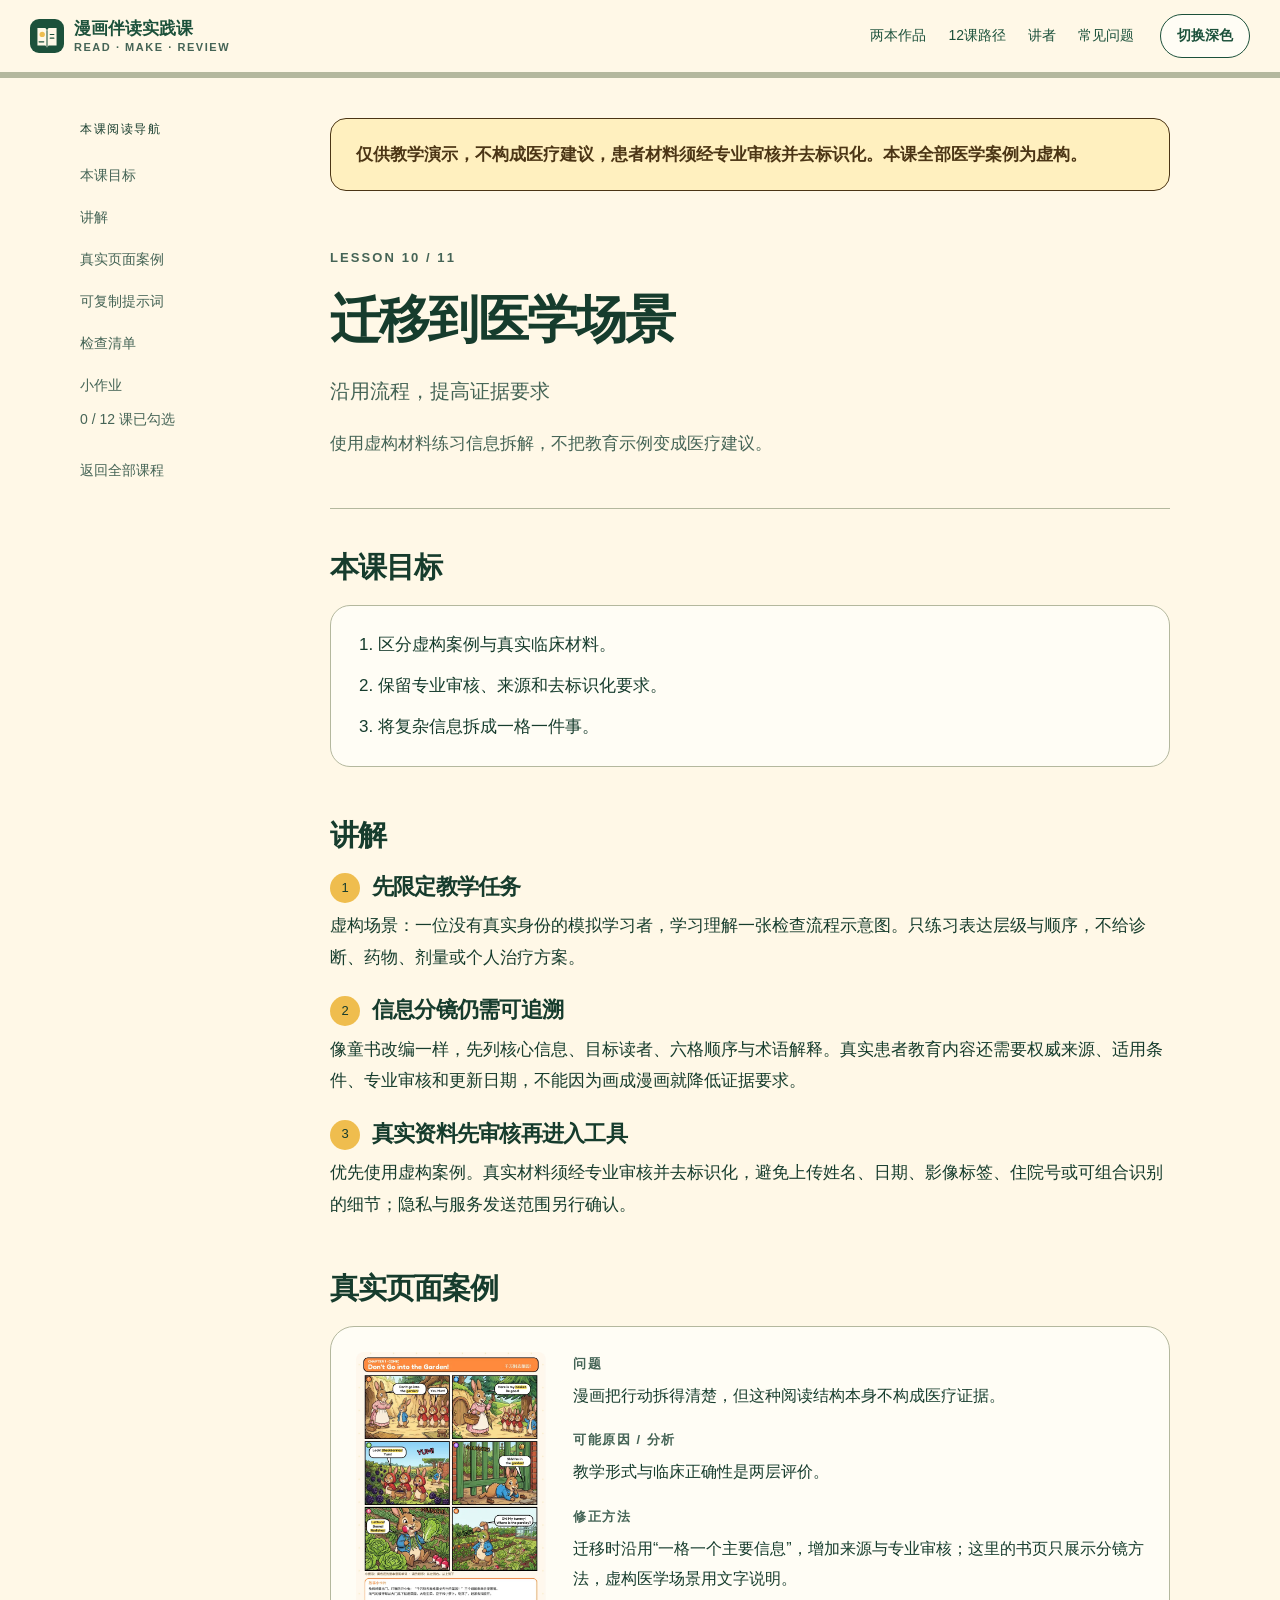
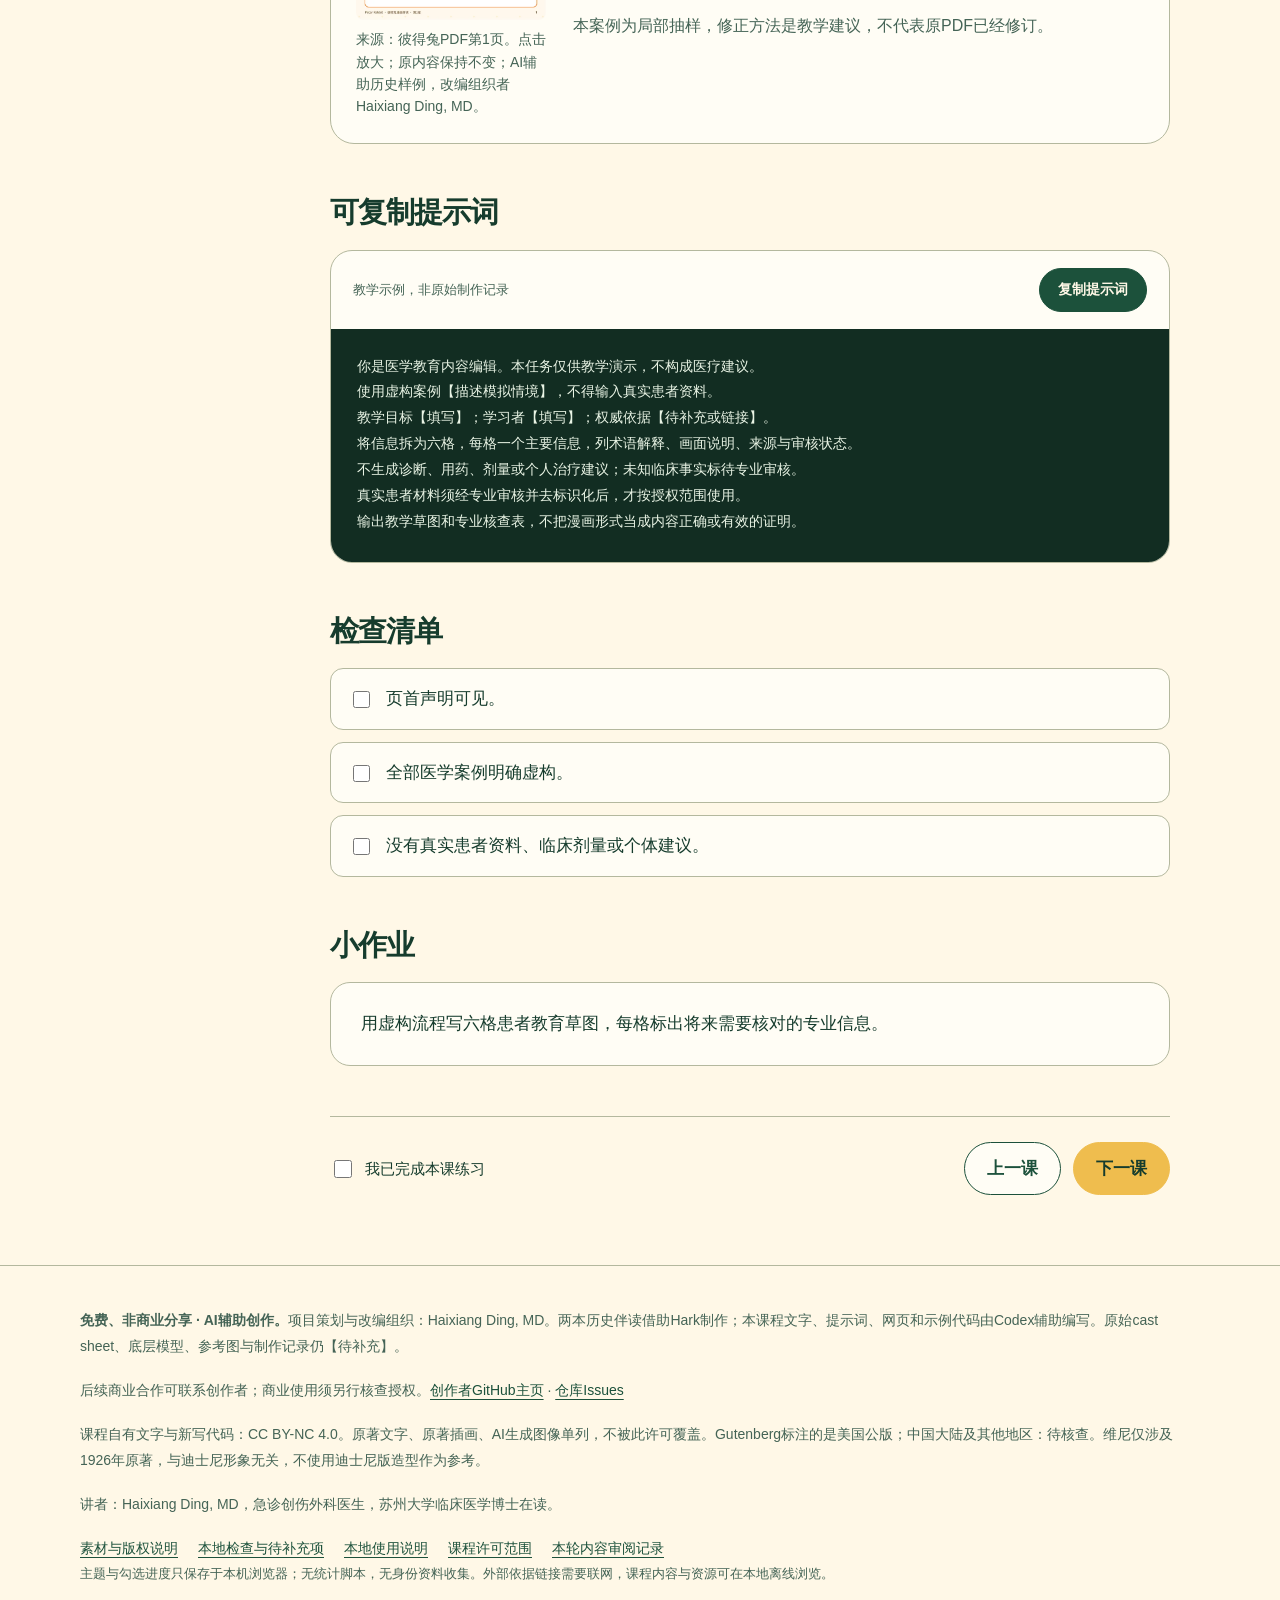
<file: course/10-迁移到医学场景v1.0.html>
<!doctype html><html lang="zh-CN"><head><meta charset="utf-8"><meta name="viewport" content="width=device-width,initial-scale=1"><meta name="description" content="从一本书到漫画伴读：12课本地静态教学网站，真实PDF案例、可复制教学提示词与可运行排版示例。"><title>迁移到医学场景 · 漫画伴读实践课</title><link rel="icon" href="../course/assets/%E8%AF%BE%E7%A8%8B%E5%9B%BE%E6%A0%87v1.0.svg" type="image/svg+xml"><link rel="stylesheet" href="../course/assets/style.css"></head><body><a class="skip" href="#main">跳到正文</a><header class="site-header"><div class="header-inner"><a class="brand" href="../index.html"><img src="../course/assets/%E8%AF%BE%E7%A8%8B%E5%9B%BE%E6%A0%87v1.0.svg" alt="" width="34" height="34"><span>漫画伴读实践课<small>READ · MAKE · REVIEW</small></span></a><nav class="main-nav" aria-label="主导航"><a href="../index.html#books">两本作品</a><a href="../index.html#curriculum">12课路径</a><a href="../index.html#about">讲者</a><a href="../index.html#faq">常见问题</a></nav><button type="button" class="theme-toggle" data-theme-toggle aria-pressed="false">切换深色</button></div><div class="progress-strip" role="progressbar" aria-label="本机学习勾选进度" aria-valuemin="0" aria-valuemax="12" aria-valuenow="0" data-progress-bar><div class="progress-fill" data-progress-fill></div></div></header><main id="main" class="wrap lesson-shell"><aside class="lesson-toc" aria-label="本课目录"><p class="toc-title">本课阅读导航</p><a href="#goals">本课目标</a><a href="#explain">讲解</a><a href="#case">真实页面案例</a><a href="#prompt">可复制提示词</a><a href="#checklist">检查清单</a><a href="#homework">小作业</a><p class="small" data-progress-text>0 / 12 课已勾选</p><a href="../index.html#curriculum">返回全部课程</a></aside><article class="lesson-content"><div class="medical-notice">仅供教学演示，不构成医疗建议，患者材料须经专业审核并去标识化。本课全部医学案例为虚构。</div><div class="lesson-heading"><span class="eyebrow">LESSON 10 / 11</span><h1>迁移到医学场景</h1><p class="lead">沿用流程，提高证据要求</p><p class="muted">使用虚构材料练习信息拆解，不把教育示例变成医疗建议。</p></div><section class="lesson-section" id="goals"><h2>本课目标</h2><div class="goals"><p>1. 区分虚构案例与真实临床材料。</p><p>2. 保留专业审核、来源和去标识化要求。</p><p>3. 将复杂信息拆成一格一件事。</p></div></section><section class="lesson-section" id="explain"><h2>讲解</h2><div class="step"><div class="step-title"><span class="step-index">1</span><h3>先限定教学任务</h3></div><p>虚构场景：一位没有真实身份的模拟学习者，学习理解一张检查流程示意图。只练习表达层级与顺序，不给诊断、药物、剂量或个人治疗方案。</p></div><div class="step"><div class="step-title"><span class="step-index">2</span><h3>信息分镜仍需可追溯</h3></div><p>像童书改编一样，先列核心信息、目标读者、六格顺序与术语解释。真实患者教育内容还需要权威来源、适用条件、专业审核和更新日期，不能因为画成漫画就降低证据要求。</p></div><div class="step"><div class="step-title"><span class="step-index">3</span><h3>真实资料先审核再进入工具</h3></div><p>优先使用虚构案例。真实材料须经专业审核并去标识化，避免上传姓名、日期、影像标签、住院号或可组合识别的细节；隐私与服务发送范围另行确认。</p></div></section><section class="lesson-section" id="case"><h2>真实页面案例</h2><div class="case"><figure><button type="button" data-enlarge data-caption="彼得兔漫画伴读PDF第1页实际截图，展示六格漫画与中文故事卡" aria-label="放大：彼得兔漫画伴读PDF第1页实际截图，展示六格漫画与中文故事卡"><img src="../course/assets/pages/%E5%BD%BC%E5%BE%97%E5%85%94%E7%AC%AC01%E9%A1%B5v1.0.webp" alt="彼得兔漫画伴读PDF第1页实际截图，展示六格漫画与中文故事卡" loading="lazy" width="662" height="936"></button><figcaption>来源：彼得兔PDF第1页。点击放大；原内容保持不变；AI辅助历史样例，改编组织者Haixiang Ding, MD。</figcaption></figure><div><p class="case-stage">问题</p><p>漫画把行动拆得清楚，但这种阅读结构本身不构成医疗证据。</p><p class="case-stage">可能原因 / 分析</p><p>教学形式与临床正确性是两层评价。</p><p class="case-stage">修正方法</p><p>迁移时沿用“一格一个主要信息”，增加来源与专业审核；这里的书页只展示分镜方法，虚构医学场景用文字说明。</p><p class="small">本案例为局部抽样，修正方法是教学建议，不代表原PDF已经修订。</p></div></div></section><section class="lesson-section" id="prompt"><h2>可复制提示词</h2><div class="prompt-card"><div class="prompt-top"><p>教学示例，非原始制作记录</p><button type="button" class="copy-button" data-copy="prompt-10">复制提示词</button></div><pre id="prompt-10">你是医学教育内容编辑。本任务仅供教学演示，不构成医疗建议。
使用虚构案例【描述模拟情境】，不得输入真实患者资料。
教学目标【填写】；学习者【填写】；权威依据【待补充或链接】。
将信息拆为六格，每格一个主要信息，列术语解释、画面说明、来源与审核状态。
不生成诊断、用药、剂量或个人治疗建议；未知临床事实标待专业审核。
真实患者材料须经专业审核并去标识化后，才按授权范围使用。
输出教学草图和专业核查表，不把漫画形式当成内容正确或有效的证明。</pre></div></section><section class="lesson-section" id="checklist"><h2>检查清单</h2><ul class="checklist"><li><label><input type="checkbox">页首声明可见。</label></li><li><label><input type="checkbox">全部医学案例明确虚构。</label></li><li><label><input type="checkbox">没有真实患者资料、临床剂量或个体建议。</label></li></ul></section><section class="lesson-section" id="homework"><h2>小作业</h2><div class="homework"><p>用虚构流程写六格患者教育草图，每格标出将来需要核对的专业信息。</p></div></section><div class="lesson-footer"><label class="complete-label"><input type="checkbox" data-complete="10">我已完成本课练习</label><div class="lesson-pagination"><a class="button secondary" href="09-%E4%BA%B2%E5%AD%90%E4%BD%BF%E7%94%A8v1.0.html">上一课</a><a class="button honey" href="11-%E6%80%BB%E7%BB%93%E4%B8%8E%E4%BD%9C%E4%B8%9Av1.0.html">下一课</a></div></div></article></main><footer><div class="wrap"><p><strong>免费、非商业分享 · AI辅助创作。</strong>项目策划与改编组织：Haixiang Ding, MD。两本历史伴读借助Hark制作；本课程文字、提示词、网页和示例代码由Codex辅助编写。原始cast sheet、底层模型、参考图与制作记录仍【待补充】。</p><p>后续商业合作可联系创作者；商业使用须另行核查授权。<a href="https://github.com/TUANZIDING">创作者GitHub主页</a> · <a href="https://github.com/TUANZIDING/comic-companion-course/issues">仓库Issues</a></p><p>课程自有文字与新写代码：CC BY-NC 4.0。原著文字、原著插画、AI生成图像单列，不被此许可覆盖。Gutenberg标注的是美国公版；中国大陆及其他地区：待核查。维尼仅涉及1926年原著，与迪士尼形象无关，不使用迪士尼版造型作为参考。</p><p>讲者：Haixiang Ding, MD，急诊创伤外科医生，苏州大学临床医学博士在读。</p><div class="footer-links"><a href="../docs/%E7%B4%A0%E6%9D%90%E4%B8%8E%E7%89%88%E6%9D%83%E8%AF%B4%E6%98%8Ev1.2.md">素材与版权说明</a><a href="../docs/%E4%BA%A4%E4%BB%98%E6%A3%80%E6%9F%A5v1.1.md">本地检查与待补充项</a><a href="../README.md">本地使用说明</a><a href="../LICENSE">课程许可范围</a><a href="../docs/%E5%86%85%E5%AE%B9%E5%AE%A1%E9%98%85%E4%B8%8E%E5%8F%91%E5%B8%83%E8%AE%B0%E5%BD%95v1.1.md">本轮内容审阅记录</a></div><p class="privacy-note">主题与勾选进度只保存于本机浏览器；无统计脚本，无身份资料收集。外部依据链接需要联网，课程内容与资源可在本地离线浏览。</p></div></footer><dialog data-gallery-dialog aria-label="页面截图放大预览"><div class="dialog-top"><p data-dialog-caption>真实PDF页面预览</p><button type="button" data-close-dialog>关闭预览</button></div><img class="dialog-image" src="../course/assets/%E8%AF%BE%E7%A8%8B%E5%9B%BE%E6%A0%87v1.0.svg" alt="待选择的页面截图"></dialog><div class="status" role="status" aria-live="polite" data-status></div><script src="../course/assets/%E8%AF%BE%E7%A8%8B%E4%BA%A4%E4%BA%92v1.0.js" defer></script></body></html>
</file>
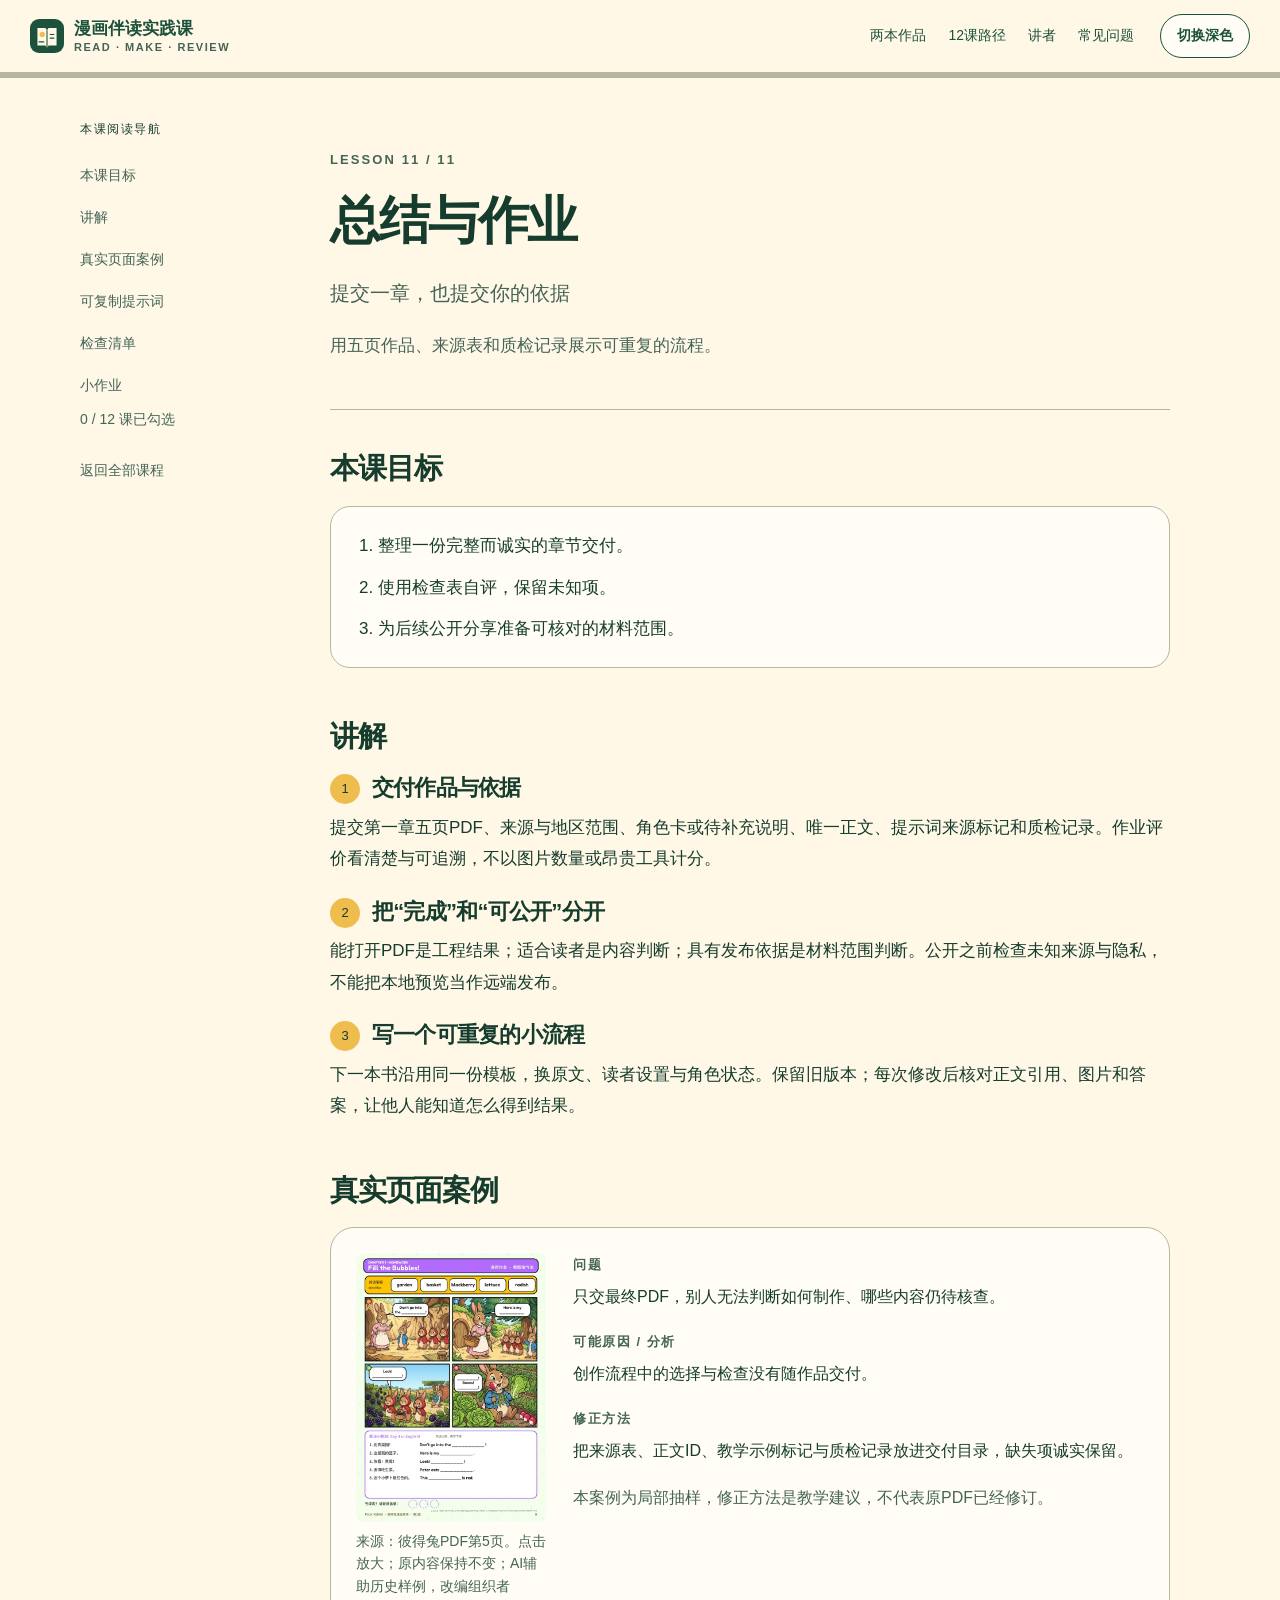
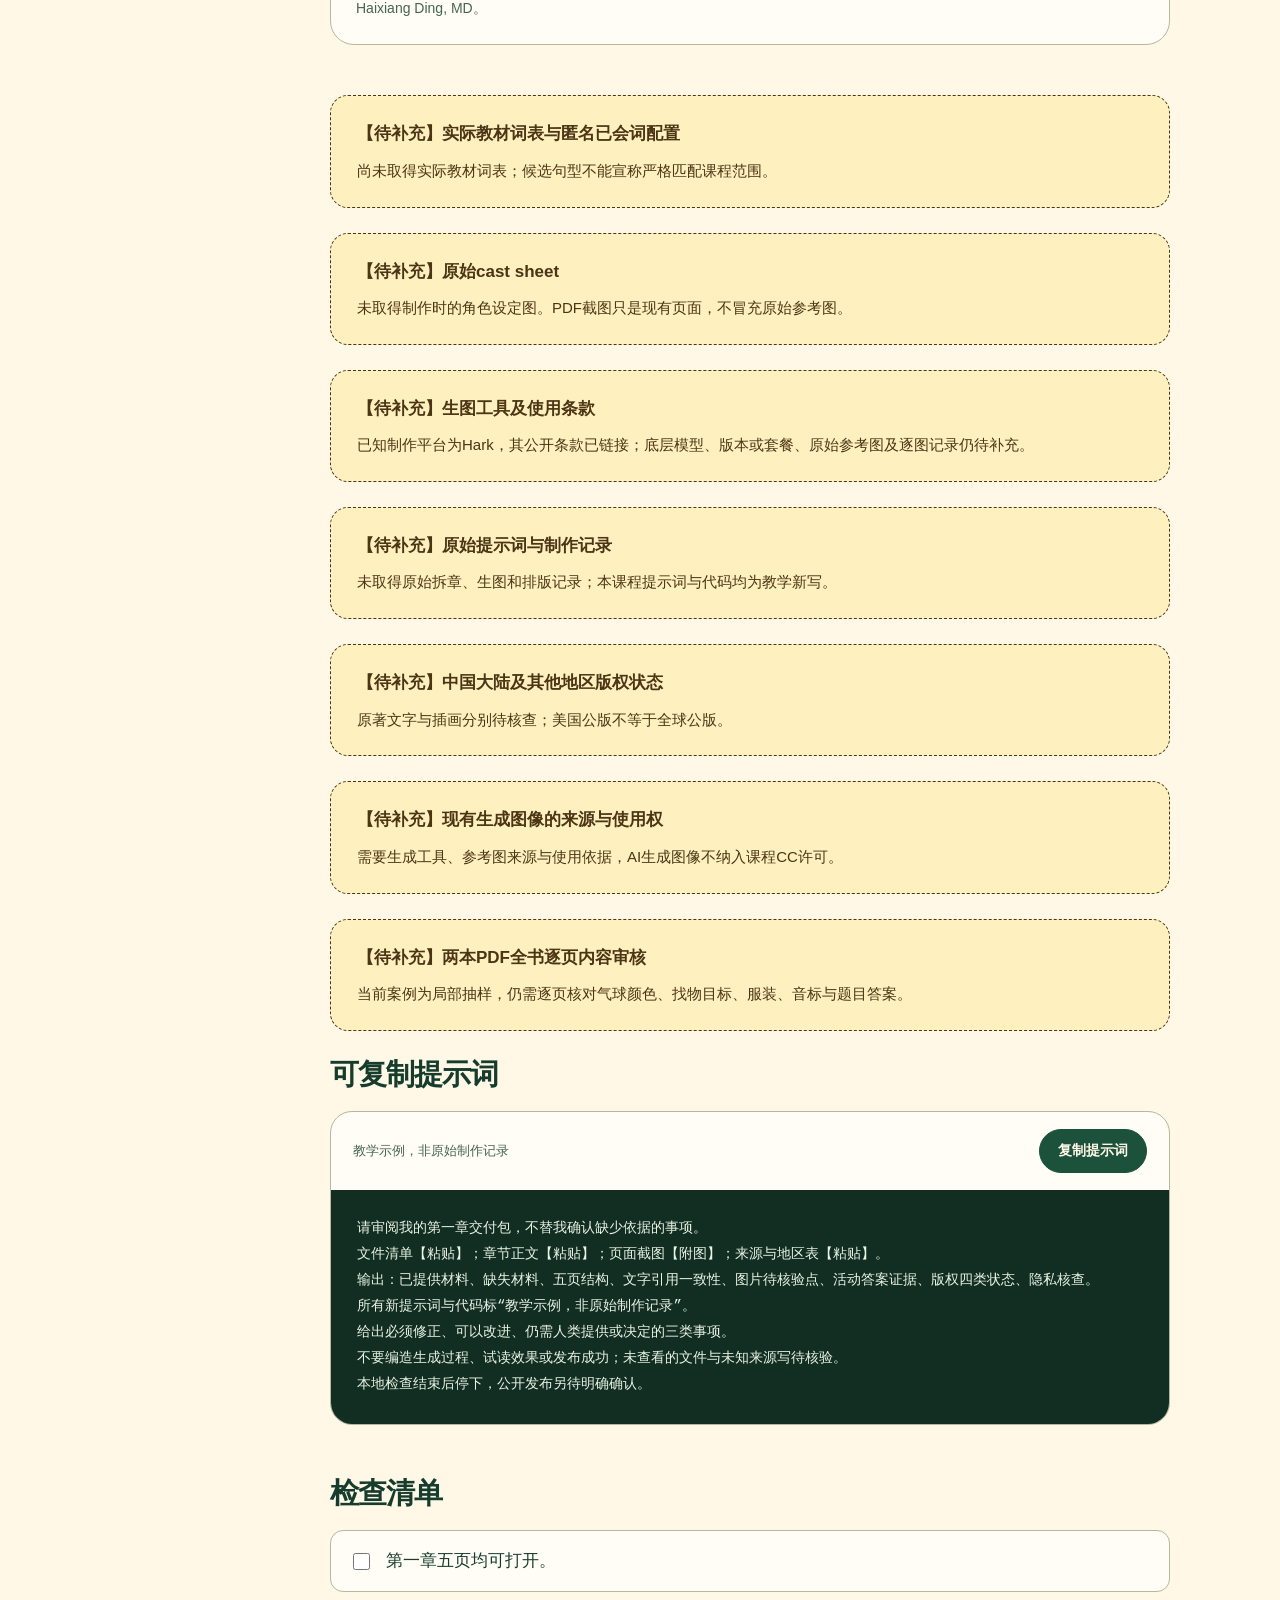
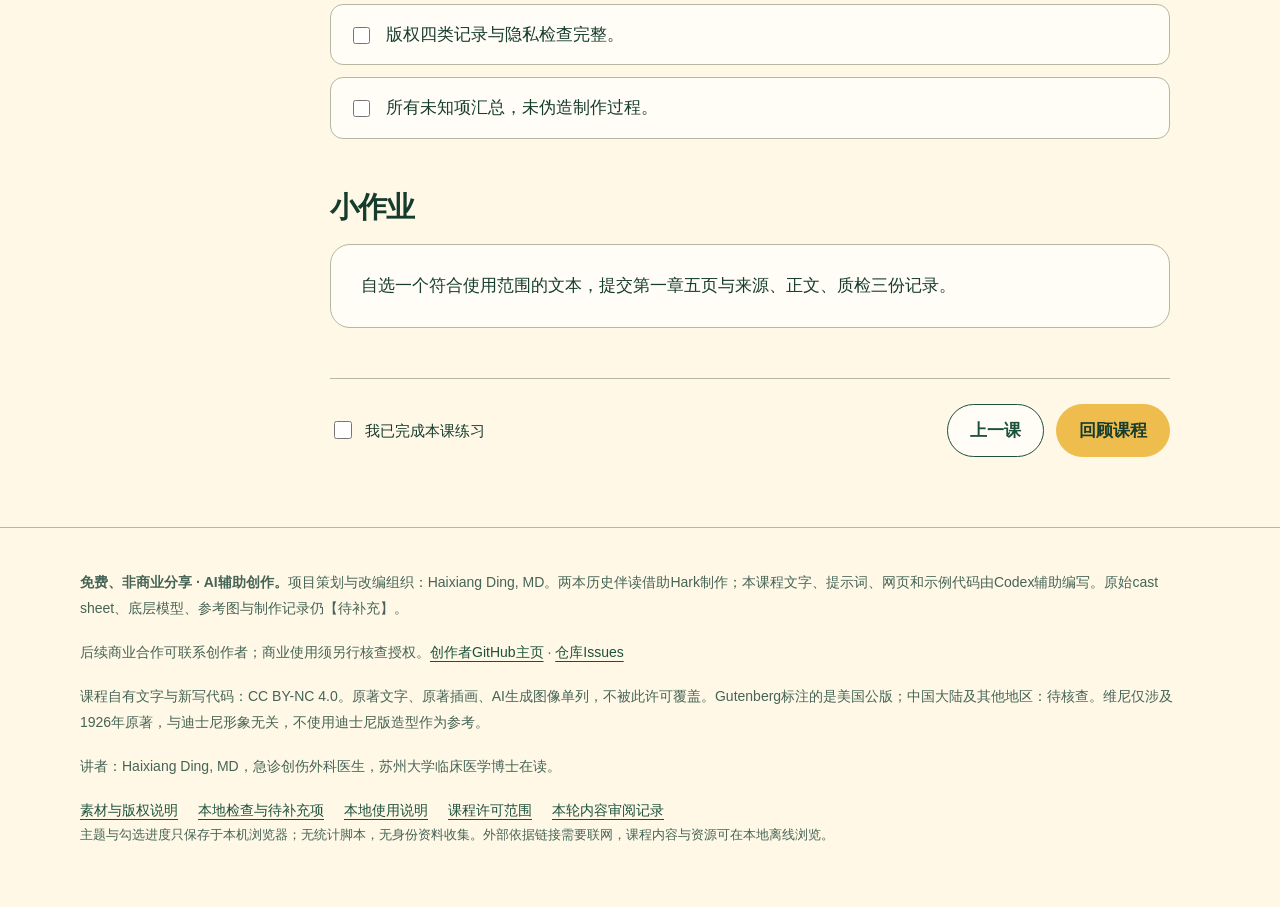
<file: course/11-总结与作业v1.0.html>
<!doctype html><html lang="zh-CN"><head><meta charset="utf-8"><meta name="viewport" content="width=device-width,initial-scale=1"><meta name="description" content="从一本书到漫画伴读：12课本地静态教学网站，真实PDF案例、可复制教学提示词与可运行排版示例。"><title>总结与作业 · 漫画伴读实践课</title><link rel="icon" href="../course/assets/%E8%AF%BE%E7%A8%8B%E5%9B%BE%E6%A0%87v1.0.svg" type="image/svg+xml"><link rel="stylesheet" href="../course/assets/style.css"></head><body><a class="skip" href="#main">跳到正文</a><header class="site-header"><div class="header-inner"><a class="brand" href="../index.html"><img src="../course/assets/%E8%AF%BE%E7%A8%8B%E5%9B%BE%E6%A0%87v1.0.svg" alt="" width="34" height="34"><span>漫画伴读实践课<small>READ · MAKE · REVIEW</small></span></a><nav class="main-nav" aria-label="主导航"><a href="../index.html#books">两本作品</a><a href="../index.html#curriculum">12课路径</a><a href="../index.html#about">讲者</a><a href="../index.html#faq">常见问题</a></nav><button type="button" class="theme-toggle" data-theme-toggle aria-pressed="false">切换深色</button></div><div class="progress-strip" role="progressbar" aria-label="本机学习勾选进度" aria-valuemin="0" aria-valuemax="12" aria-valuenow="0" data-progress-bar><div class="progress-fill" data-progress-fill></div></div></header><main id="main" class="wrap lesson-shell"><aside class="lesson-toc" aria-label="本课目录"><p class="toc-title">本课阅读导航</p><a href="#goals">本课目标</a><a href="#explain">讲解</a><a href="#case">真实页面案例</a><a href="#prompt">可复制提示词</a><a href="#checklist">检查清单</a><a href="#homework">小作业</a><p class="small" data-progress-text>0 / 12 课已勾选</p><a href="../index.html#curriculum">返回全部课程</a></aside><article class="lesson-content"><div class="lesson-heading"><span class="eyebrow">LESSON 11 / 11</span><h1>总结与作业</h1><p class="lead">提交一章，也提交你的依据</p><p class="muted">用五页作品、来源表和质检记录展示可重复的流程。</p></div><section class="lesson-section" id="goals"><h2>本课目标</h2><div class="goals"><p>1. 整理一份完整而诚实的章节交付。</p><p>2. 使用检查表自评，保留未知项。</p><p>3. 为后续公开分享准备可核对的材料范围。</p></div></section><section class="lesson-section" id="explain"><h2>讲解</h2><div class="step"><div class="step-title"><span class="step-index">1</span><h3>交付作品与依据</h3></div><p>提交第一章五页PDF、来源与地区范围、角色卡或待补充说明、唯一正文、提示词来源标记和质检记录。作业评价看清楚与可追溯，不以图片数量或昂贵工具计分。</p></div><div class="step"><div class="step-title"><span class="step-index">2</span><h3>把“完成”和“可公开”分开</h3></div><p>能打开PDF是工程结果；适合读者是内容判断；具有发布依据是材料范围判断。公开之前检查未知来源与隐私，不能把本地预览当作远端发布。</p></div><div class="step"><div class="step-title"><span class="step-index">3</span><h3>写一个可重复的小流程</h3></div><p>下一本书沿用同一份模板，换原文、读者设置与角色状态。保留旧版本；每次修改后核对正文引用、图片和答案，让他人能知道怎么得到结果。</p></div></section><section class="lesson-section" id="case"><h2>真实页面案例</h2><div class="case"><figure><button type="button" data-enlarge data-caption="彼得兔漫画伴读PDF第5页实际截图，展示填气泡作业与家长答案" aria-label="放大：彼得兔漫画伴读PDF第5页实际截图，展示填气泡作业与家长答案"><img src="../course/assets/pages/%E5%BD%BC%E5%BE%97%E5%85%94%E7%AC%AC05%E9%A1%B5v1.0.webp" alt="彼得兔漫画伴读PDF第5页实际截图，展示填气泡作业与家长答案" loading="lazy" width="662" height="936"></button><figcaption>来源：彼得兔PDF第5页。点击放大；原内容保持不变；AI辅助历史样例，改编组织者Haixiang Ding, MD。</figcaption></figure><div><p class="case-stage">问题</p><p>只交最终PDF，别人无法判断如何制作、哪些内容仍待核查。</p><p class="case-stage">可能原因 / 分析</p><p>创作流程中的选择与检查没有随作品交付。</p><p class="case-stage">修正方法</p><p>把来源表、正文ID、教学示例标记与质检记录放进交付目录，缺失项诚实保留。</p><p class="small">本案例为局部抽样，修正方法是教学建议，不代表原PDF已经修订。</p></div></div></section><aside class="todo" id="T01"><strong>【待补充】实际教材词表与匿名已会词配置</strong><p>尚未取得实际教材词表；候选句型不能宣称严格匹配课程范围。</p></aside><aside class="todo" id="T02"><strong>【待补充】原始cast sheet</strong><p>未取得制作时的角色设定图。PDF截图只是现有页面，不冒充原始参考图。</p></aside><aside class="todo" id="T03"><strong>【待补充】生图工具及使用条款</strong><p>已知制作平台为Hark，其公开条款已链接；底层模型、版本或套餐、原始参考图及逐图记录仍待补充。</p></aside><aside class="todo" id="T04"><strong>【待补充】原始提示词与制作记录</strong><p>未取得原始拆章、生图和排版记录；本课程提示词与代码均为教学新写。</p></aside><aside class="todo" id="T05"><strong>【待补充】中国大陆及其他地区版权状态</strong><p>原著文字与插画分别待核查；美国公版不等于全球公版。</p></aside><aside class="todo" id="T06"><strong>【待补充】现有生成图像的来源与使用权</strong><p>需要生成工具、参考图来源与使用依据，AI生成图像不纳入课程CC许可。</p></aside><aside class="todo" id="T07"><strong>【待补充】两本PDF全书逐页内容审核</strong><p>当前案例为局部抽样，仍需逐页核对气球颜色、找物目标、服装、音标与题目答案。</p></aside><section class="lesson-section" id="prompt"><h2>可复制提示词</h2><div class="prompt-card"><div class="prompt-top"><p>教学示例，非原始制作记录</p><button type="button" class="copy-button" data-copy="prompt-11">复制提示词</button></div><pre id="prompt-11">请审阅我的第一章交付包，不替我确认缺少依据的事项。
文件清单【粘贴】；章节正文【粘贴】；页面截图【附图】；来源与地区表【粘贴】。
输出：已提供材料、缺失材料、五页结构、文字引用一致性、图片待核验点、活动答案证据、版权四类状态、隐私核查。
所有新提示词与代码标“教学示例，非原始制作记录”。
给出必须修正、可以改进、仍需人类提供或决定的三类事项。
不要编造生成过程、试读效果或发布成功；未查看的文件与未知来源写待核验。
本地检查结束后停下，公开发布另待明确确认。</pre></div></section><section class="lesson-section" id="checklist"><h2>检查清单</h2><ul class="checklist"><li><label><input type="checkbox">第一章五页均可打开。</label></li><li><label><input type="checkbox">版权四类记录与隐私检查完整。</label></li><li><label><input type="checkbox">所有未知项汇总，未伪造制作过程。</label></li></ul></section><section class="lesson-section" id="homework"><h2>小作业</h2><div class="homework"><p>自选一个符合使用范围的文本，提交第一章五页与来源、正文、质检三份记录。</p></div></section><div class="lesson-footer"><label class="complete-label"><input type="checkbox" data-complete="11">我已完成本课练习</label><div class="lesson-pagination"><a class="button secondary" href="10-%E8%BF%81%E7%A7%BB%E5%88%B0%E5%8C%BB%E5%AD%A6%E5%9C%BA%E6%99%AFv1.0.html">上一课</a><a class="button honey" href="../index.html#curriculum">回顾课程</a></div></div></article></main><footer><div class="wrap"><p><strong>免费、非商业分享 · AI辅助创作。</strong>项目策划与改编组织：Haixiang Ding, MD。两本历史伴读借助Hark制作；本课程文字、提示词、网页和示例代码由Codex辅助编写。原始cast sheet、底层模型、参考图与制作记录仍【待补充】。</p><p>后续商业合作可联系创作者；商业使用须另行核查授权。<a href="https://github.com/TUANZIDING">创作者GitHub主页</a> · <a href="https://github.com/TUANZIDING/comic-companion-course/issues">仓库Issues</a></p><p>课程自有文字与新写代码：CC BY-NC 4.0。原著文字、原著插画、AI生成图像单列，不被此许可覆盖。Gutenberg标注的是美国公版；中国大陆及其他地区：待核查。维尼仅涉及1926年原著，与迪士尼形象无关，不使用迪士尼版造型作为参考。</p><p>讲者：Haixiang Ding, MD，急诊创伤外科医生，苏州大学临床医学博士在读。</p><div class="footer-links"><a href="../docs/%E7%B4%A0%E6%9D%90%E4%B8%8E%E7%89%88%E6%9D%83%E8%AF%B4%E6%98%8Ev1.2.md">素材与版权说明</a><a href="../docs/%E4%BA%A4%E4%BB%98%E6%A3%80%E6%9F%A5v1.1.md">本地检查与待补充项</a><a href="../README.md">本地使用说明</a><a href="../LICENSE">课程许可范围</a><a href="../docs/%E5%86%85%E5%AE%B9%E5%AE%A1%E9%98%85%E4%B8%8E%E5%8F%91%E5%B8%83%E8%AE%B0%E5%BD%95v1.1.md">本轮内容审阅记录</a></div><p class="privacy-note">主题与勾选进度只保存于本机浏览器；无统计脚本，无身份资料收集。外部依据链接需要联网，课程内容与资源可在本地离线浏览。</p></div></footer><dialog data-gallery-dialog aria-label="页面截图放大预览"><div class="dialog-top"><p data-dialog-caption>真实PDF页面预览</p><button type="button" data-close-dialog>关闭预览</button></div><img class="dialog-image" src="../course/assets/%E8%AF%BE%E7%A8%8B%E5%9B%BE%E6%A0%87v1.0.svg" alt="待选择的页面截图"></dialog><div class="status" role="status" aria-live="polite" data-status></div><script src="../course/assets/%E8%AF%BE%E7%A8%8B%E4%BA%A4%E4%BA%92v1.0.js" defer></script></body></html>
</file>
<file: course/assets/style.css>
:root{color-scheme:light;--paper:#fff8e7;--surface:#fffdf5;--ink:#163c2d;--muted:#456456;--primary:#1c513b;--on-primary:#fff8e7;--honey:#efbd4e;--on-honey:#163c2d;--line:#b4b89e;--todo:#fff0bf;--on-todo:#4b3515;--code:#122d22;--on-code:#e9f4e5;--shadow:0 18px 55px rgba(22,60,45,.09)}
:root[data-theme=dark]{color-scheme:dark;--paper:#10271e;--surface:#17362b;--ink:#fff6df;--muted:#c2cfbd;--primary:#c7e5cb;--on-primary:#10271e;--honey:#f1c65b;--on-honey:#10271e;--line:#789081;--todo:#4b391d;--on-todo:#ffe7a0;--code:#081b12;--on-code:#e9f4e5;--shadow:0 18px 55px rgba(0,0,0,.15)}
*{box-sizing:border-box}html{scroll-padding-top:105px}body{margin:0;background:var(--paper);color:var(--ink);font:17px/1.85 "PingFang SC","Noto Sans SC","Microsoft YaHei",sans-serif;overflow-wrap:anywhere}h1,h2,h3{font-family:ui-rounded,"SF Pro Rounded","PingFang SC",sans-serif;line-height:1.3;letter-spacing:-.035em;text-wrap:pretty}h1{font-size:clamp(38px,5.8vw,76px);margin:15px 0 25px}h2{font-size:clamp(27px,3vw,40px);margin:0 0 18px}h3{font-size:23px;margin:0 0 12px}p{margin:0 0 18px;text-wrap:pretty}a{color:var(--primary);text-underline-offset:.25em}a:hover{text-decoration-thickness:2px}button,input,textarea{font:inherit}button,a.button{cursor:pointer;min-height:44px;border:1px solid var(--primary);border-radius:100px;padding:10px 22px;background:var(--primary);color:var(--on-primary);font-weight:650;text-decoration:none;display:inline-flex;align-items:center;justify-content:center;gap:8px;text-align:center;transition:transform .16s,box-shadow .16s}button:hover,a.button:hover{transform:translateY(-2px);box-shadow:var(--shadow)}button.secondary,a.button.secondary{background:var(--surface);color:var(--primary)}button.honey,a.button.honey{background:var(--honey);color:var(--on-honey);border-color:var(--honey)}:focus-visible{outline:3px solid var(--primary);outline-offset:5px}img{max-width:100%;height:auto;display:block}figure{margin:0}figcaption,.small{font-size:14px;color:var(--muted)}.muted{color:var(--muted)}.wrap{max-width:1180px;margin:auto;padding:0 30px}.site-header{position:sticky;top:0;z-index:10;background:var(--paper);border-bottom:1px solid var(--line)}.header-inner{max-width:1320px;margin:auto;padding:14px 30px;display:flex;align-items:center;gap:26px;flex-wrap:wrap}.brand{display:flex;gap:10px;align-items:center;font-weight:750;text-decoration:none;line-height:1.3}.brand img{width:34px;height:34px}.brand small{display:block;font-size:11px;letter-spacing:.14em;color:var(--muted)}.main-nav{display:flex;gap:22px;margin-left:auto;flex-wrap:wrap;font-size:14px}.main-nav a{text-decoration:none}.theme-toggle{padding:6px 16px;font-size:14px;background:var(--surface);color:var(--primary)}.skip{position:fixed;top:-100px;left:20px;z-index:100;background:var(--honey);color:var(--on-honey);padding:12px}.skip:focus{top:12px}.eyebrow{display:inline-block;text-transform:uppercase;letter-spacing:.16em;font-size:13px;font-weight:750;color:var(--muted)}.hero{display:grid;grid-template-columns:1.02fr 1fr;gap:64px;align-items:center;padding-top:70px;padding-bottom:76px}.hero-copy{max-width:550px}.hero-copy .lead{font-size:20px;max-width:470px;color:var(--muted)}.actions{display:flex;gap:12px;flex-wrap:wrap;margin:26px 0}.hero-art{position:relative;padding:22px 24px 45px}.hero-art:before{content:"";position:absolute;inset:8% 0;background:var(--honey);border-radius:50% 40% 46% 34%}.hero-pages{position:relative;display:grid;grid-template-columns:1fr 1fr;gap:16px;align-items:start}.hero-pages figure{background:var(--surface);padding:9px;box-shadow:var(--shadow);border:1px solid var(--line);border-radius:10px;transform:rotate(-5deg)}.hero-pages figure+figure{margin-top:62px;transform:rotate(5deg)}.hero-pages img{border-radius:4px}.hero-pages figcaption{padding:8px 5px 1px;font-size:12px}.hero-stamp{position:absolute;bottom:0;left:12%;padding:12px 24px;border-radius:100px;background:var(--primary);color:var(--on-primary);font-size:14px;box-shadow:var(--shadow)}.strip{border-top:1px solid var(--line);border-bottom:1px solid var(--line);display:grid;grid-template-columns:repeat(3,1fr);padding:24px 0;gap:30px}.strip strong{display:block;font-size:21px}.strip p{margin:6px 0 0;font-size:14px;color:var(--muted)}.section{padding:70px 0}.section-heading{display:flex;align-items:end;justify-content:space-between;gap:30px;margin-bottom:26px}.section-heading p{max-width:430px;margin:0;color:var(--muted)}.gallery{display:grid;grid-template-columns:repeat(6,minmax(0,1fr));gap:16px}.gallery-item{background:var(--surface);padding:9px;border-radius:12px;border:1px solid var(--line);min-width:0}.gallery-item button{display:block;padding:0;border:0;border-radius:5px;background:none;min-height:0;width:100%}.gallery-item figcaption{margin-top:8px;line-height:1.5}.gallery-item img{width:100%;border-radius:4px}.books-grid,.two-column{display:grid;grid-template-columns:repeat(2,minmax(0,1fr));gap:24px}.book-card,.card{padding:32px;border:1px solid var(--line);background:var(--surface);border-radius:24px}.book-card{display:grid;grid-template-columns:105px minmax(0,1fr);gap:25px;align-items:start}.book-card img{border-radius:8px;box-shadow:var(--shadow)}.book-card h3{font-size:25px}.book-card .actions{margin:15px 0}.book-card .button{padding:8px 14px;font-size:14px}.book-meta{font-size:14px;color:var(--muted)}.bubble{position:relative;padding:24px 30px;background:var(--honey);color:var(--on-honey);border-radius:28px;margin:30px 0}.bubble:after{content:"";position:absolute;bottom:-12px;left:36px;border-top:15px solid var(--honey);border-right:19px solid transparent}.bubble p:last-child{margin:0}.course-grid{display:grid;grid-template-columns:repeat(3,minmax(0,1fr));gap:18px}.course-card{display:flex;flex-direction:column;gap:12px;min-height:220px;padding:28px;background:var(--surface);border:1px solid var(--line);border-radius:20px;text-decoration:none;color:var(--ink)}.course-card:hover{box-shadow:var(--shadow)}.course-card .number{font-size:13px;color:var(--muted);letter-spacing:.16em}.course-card h3{font-size:23px;margin:0}.course-card p{font-size:15px;color:var(--muted);margin:0}.course-card .arrow{margin-top:auto;font-size:14px;color:var(--primary)}.speaker{display:grid;grid-template-columns:1fr 1.1fr;gap:60px;align-items:start;padding:42px;background:var(--primary);color:var(--on-primary);border-radius:30px}.speaker h2{font-size:32px}.speaker p{color:var(--on-primary)}.speaker .eyebrow{color:var(--on-primary)}details{border-bottom:1px solid var(--line);padding:20px 0}summary{cursor:pointer;font-weight:700;min-height:44px;display:list-item;padding:6px 0}details p{padding-top:14px;color:var(--muted)}footer{padding:42px 0;border-top:1px solid var(--line);font-size:14px;color:var(--muted)}footer .footer-links{display:flex;gap:20px;flex-wrap:wrap;margin-top:15px}.progress-strip{height:5px;background:var(--line)}.progress-fill{height:100%;width:0;background:var(--primary);transition:width .2s}.lesson-shell{display:grid;grid-template-columns:190px minmax(0,1fr);gap:60px;padding-top:40px;padding-bottom:70px}.lesson-toc{position:sticky;top:115px;align-self:start;font-size:14px}.lesson-toc a{display:block;padding:8px 0;text-decoration:none;color:var(--muted)}.lesson-toc .current{font-weight:750;color:var(--primary)}.lesson-toc .toc-title{letter-spacing:.13em;font-size:12px;margin-bottom:15px}.lesson-content{min-width:0;max-width:840px}.lesson-heading{padding:25px 0 30px;border-bottom:1px solid var(--line);margin-bottom:40px}.lesson-heading h1{font-size:clamp(34px,4vw,58px);margin:14px 0 20px}.lesson-heading .lead{font-size:20px;color:var(--muted)}.lesson-section{margin:0 0 50px}.lesson-section h2{font-size:29px}.lesson-section h3{font-size:22px;margin-top:24px}.goals{display:grid;gap:10px;padding:23px 28px;border-radius:20px;background:var(--surface);border:1px solid var(--line)}.goals p{margin:0}.step{margin-bottom:23px}.step .step-title{display:flex;gap:12px;align-items:start}.step .step-index{display:inline-flex;min-width:30px;min-height:30px;justify-content:center;align-items:center;background:var(--honey);color:var(--on-honey);border-radius:50%;font-size:13px}.step h3{margin:0 0 9px}.case{padding:25px;background:var(--surface);border:1px solid var(--line);border-radius:24px;display:grid;grid-template-columns:190px minmax(0,1fr);gap:27px;align-items:start}.case figure button{background:transparent;border:0;padding:0;border-radius:8px;display:block;min-height:0}.case img{border-radius:8px;width:100%}.case figcaption{margin-top:8px;line-height:1.6}.case h3{margin:0 0 12px}.case p{font-size:16px}.case .case-stage{font-size:13px;letter-spacing:.12em;color:var(--muted);font-weight:750;margin-bottom:5px}.prompt-card{border:1px solid var(--line);border-radius:22px;overflow:hidden;background:var(--surface)}.prompt-top{display:flex;justify-content:space-between;align-items:center;padding:17px 22px;gap:15px;flex-wrap:wrap}.prompt-top p{margin:0;font-size:13px;color:var(--muted)}.prompt-card pre{margin:0;background:var(--code);color:var(--on-code);padding:26px;white-space:pre-wrap;overflow-wrap:anywhere;word-break:break-word;font:14px/1.85 ui-monospace,SFMono-Regular,Consolas,monospace;max-width:100%}.copy-button{font-size:14px;padding:7px 18px}.todo{border:1px dashed var(--on-todo);border-radius:18px;padding:22px 26px;background:var(--todo);color:var(--on-todo);margin:25px 0}.todo strong{display:block;margin-bottom:7px}.todo p{margin:0;font-size:15px}.checklist{list-style:none;padding:0;margin:0;display:grid;gap:12px}.checklist label{display:flex;align-items:start;gap:13px;padding:14px 18px;background:var(--surface);border:1px solid var(--line);border-radius:13px;cursor:pointer}.checklist input{margin-top:8px;accent-color:var(--primary);width:17px;height:17px;flex-shrink:0}.homework{padding:25px 30px;border:1px solid var(--line);border-radius:20px;background:var(--surface)}.homework p:last-child{margin:0}.lesson-footer{display:flex;flex-wrap:wrap;justify-content:space-between;gap:18px;border-top:1px solid var(--line);padding-top:25px}.lesson-pagination{display:flex;gap:12px;flex-wrap:wrap}.complete-label{display:flex;align-items:center;gap:10px;font-size:15px;cursor:pointer;min-height:44px}.complete-label input{width:18px;height:18px;accent-color:var(--primary)}.table-scroll{width:100%;overflow:auto;border-radius:12px;border:1px solid var(--line)}table{width:100%;border-collapse:collapse;font-size:14px}th,td{text-align:left;vertical-align:top;border-bottom:1px solid var(--line);padding:14px}th{background:var(--surface)}code.inline{background:var(--surface);padding:2px 6px;border-radius:5px}.medical-notice{background:var(--todo);color:var(--on-todo);padding:20px 25px;border:1px solid var(--on-todo);border-radius:16px;margin:0 0 25px;font-weight:650}.status{position:fixed;bottom:25px;left:50%;transform:translateX(-50%);padding:12px 23px;border-radius:100px;background:var(--primary);color:var(--on-primary);z-index:60;box-shadow:var(--shadow);max-width:90vw;text-align:center}.status:empty{display:none}dialog{width:min(950px,94vw);max-height:94vh;border:1px solid var(--line);border-radius:20px;background:var(--surface);color:var(--ink);padding:18px}dialog::backdrop{background:rgba(0,0,0,.75)}.dialog-top{display:flex;justify-content:space-between;gap:20px;align-items:start;margin-bottom:15px}.dialog-top p{font-size:14px;margin:0}.dialog-image{max-height:76vh;margin:auto;object-fit:contain}.download-note{font-size:13px;margin:10px 0 0;color:var(--muted)}.utility{display:flex;gap:10px;align-items:center;flex-wrap:wrap}.privacy-note{font-size:13px;color:var(--muted)}
@media(max-width:1000px){.hero{gap:30px}.lesson-shell{grid-template-columns:150px minmax(0,1fr);gap:30px}.gallery{grid-template-columns:repeat(3,minmax(0,1fr))}.course-grid{grid-template-columns:repeat(2,minmax(0,1fr))}.book-card{grid-template-columns:78px minmax(0,1fr);padding:22px;gap:18px}.speaker{gap:30px}.main-nav{gap:15px}}
@media(max-width:700px){body{font-size:16px}.wrap{padding:0 20px}.header-inner{padding:12px 20px;gap:10px 16px}.brand{font-size:15px}.main-nav{order:3;width:100%;margin-left:0;justify-content:space-between;font-size:13px;gap:8px}.theme-toggle{margin-left:auto;font-size:13px;padding:6px 12px}.hero{grid-template-columns:1fr;padding-top:40px;padding-bottom:50px;gap:20px}.hero-copy .lead{font-size:18px}.hero-art{max-width:450px;width:100%;margin:auto;padding:15px 20px 35px}.hero-pages figure+figure{margin-top:30px}.hero-stamp{font-size:12px;padding:10px 16px}.strip{grid-template-columns:1fr;padding:22px 0;gap:18px}.strip strong{font-size:18px}.section{padding:45px 0}.section-heading{display:block}.section-heading p{margin-top:15px}.gallery{grid-template-columns:repeat(2,minmax(0,1fr));gap:12px}.books-grid,.two-column,.course-grid{grid-template-columns:1fr}.book-card{grid-template-columns:78px minmax(0,1fr)}.speaker{grid-template-columns:1fr;padding:28px;gap:15px}.lesson-shell{display:block;padding-top:20px}.lesson-toc{position:static;border-bottom:1px solid var(--line);padding-bottom:15px;margin-bottom:22px}.lesson-toc .toc-title{display:none}.lesson-toc a{display:inline-block;margin-right:15px;padding:5px 0;font-size:13px}.lesson-heading{padding-top:10px}.lesson-heading .lead{font-size:18px}.case{grid-template-columns:1fr;padding:20px;gap:20px}.case figure{max-width:260px;margin:auto}.prompt-card pre{padding:20px;font-size:13px}.prompt-top{padding:15px 18px}.todo{padding:18px}.lesson-section{margin-bottom:38px}.lesson-footer{display:block}.lesson-pagination{margin-top:20px}.button{width:auto}.medical-notice{padding:18px}.course-card{min-height:190px}}
@media(prefers-reduced-motion:reduce){*,*:before,*:after{transition:none!important;animation:none!important}button:hover,a.button:hover{transform:none}}
@media print{.site-header,.lesson-toc,.status,.copy-button,.theme-toggle,.lesson-pagination{display:none}body{background:white;color:#111}.lesson-shell{display:block}.wrap{padding:0}.prompt-card pre{color:#111;background:#eee}.case,.card,.prompt-card,.homework{break-inside:avoid}a{color:#111}}
</file>
